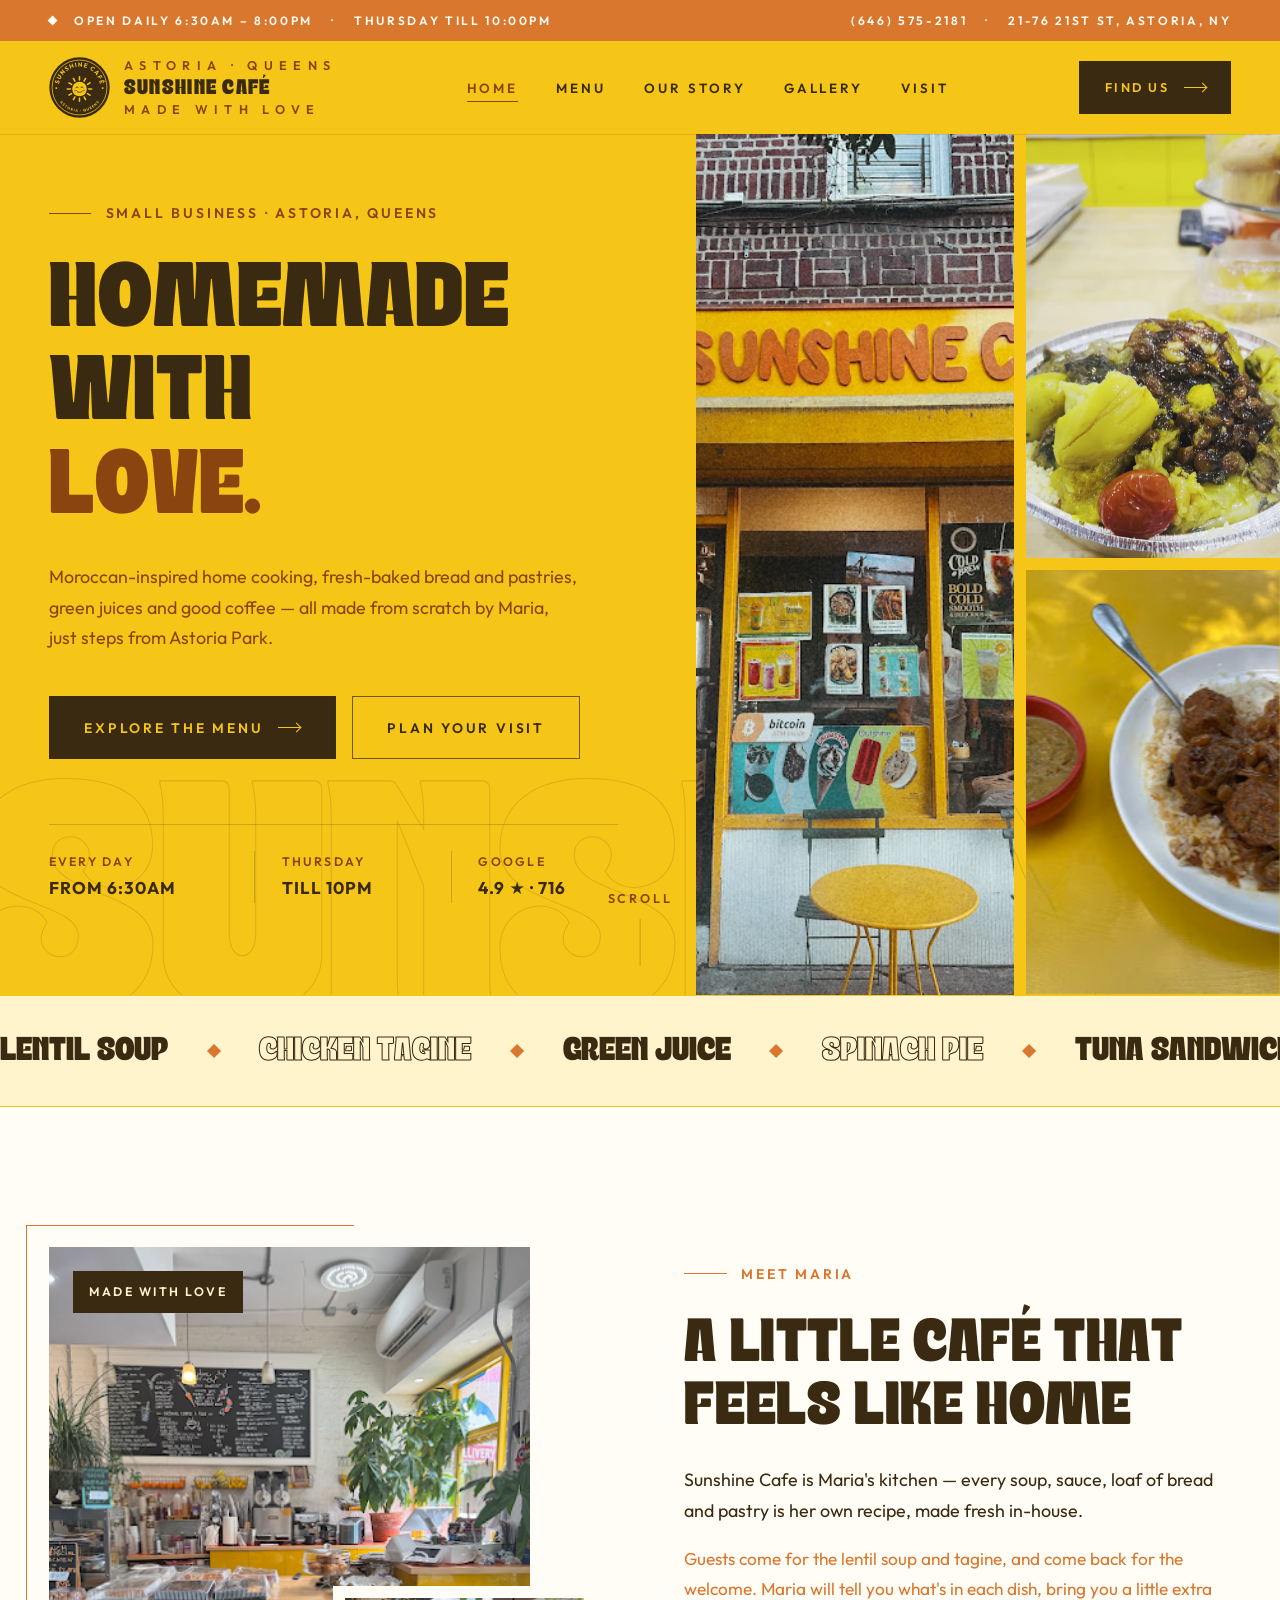
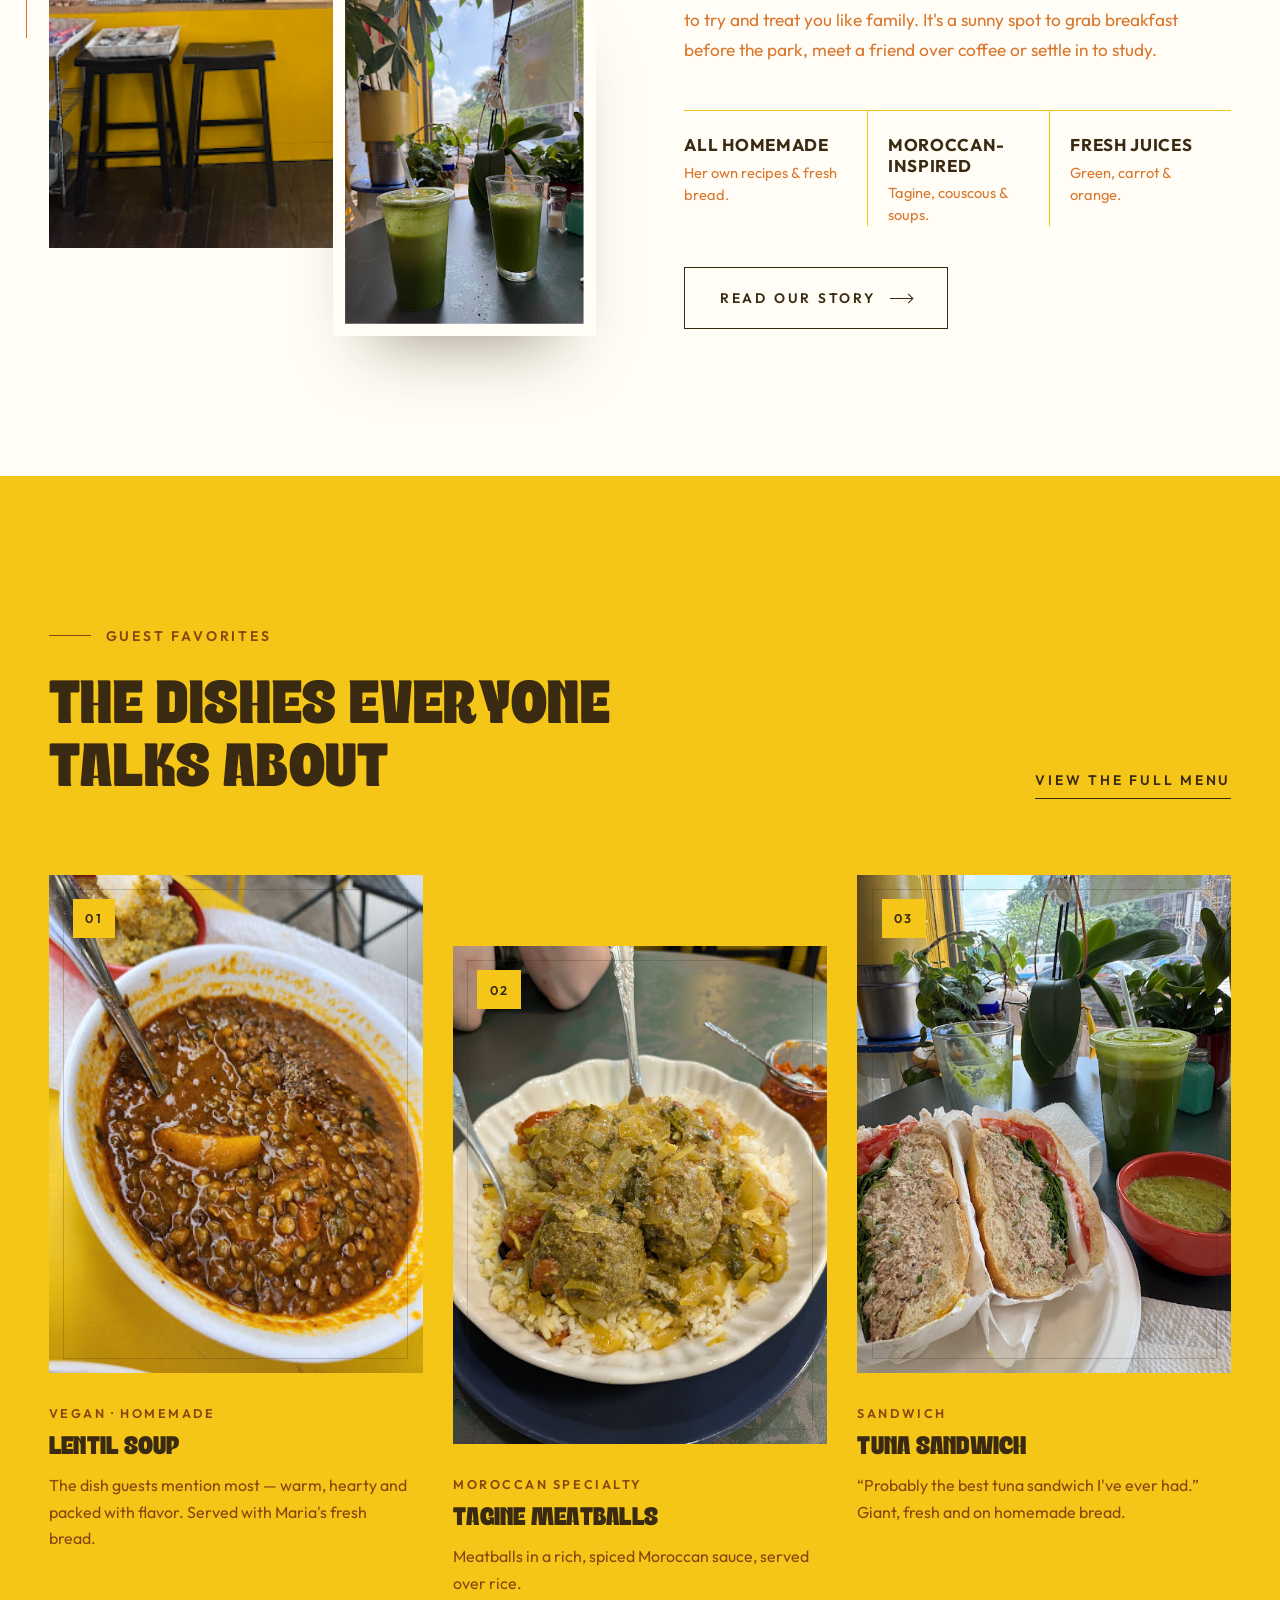
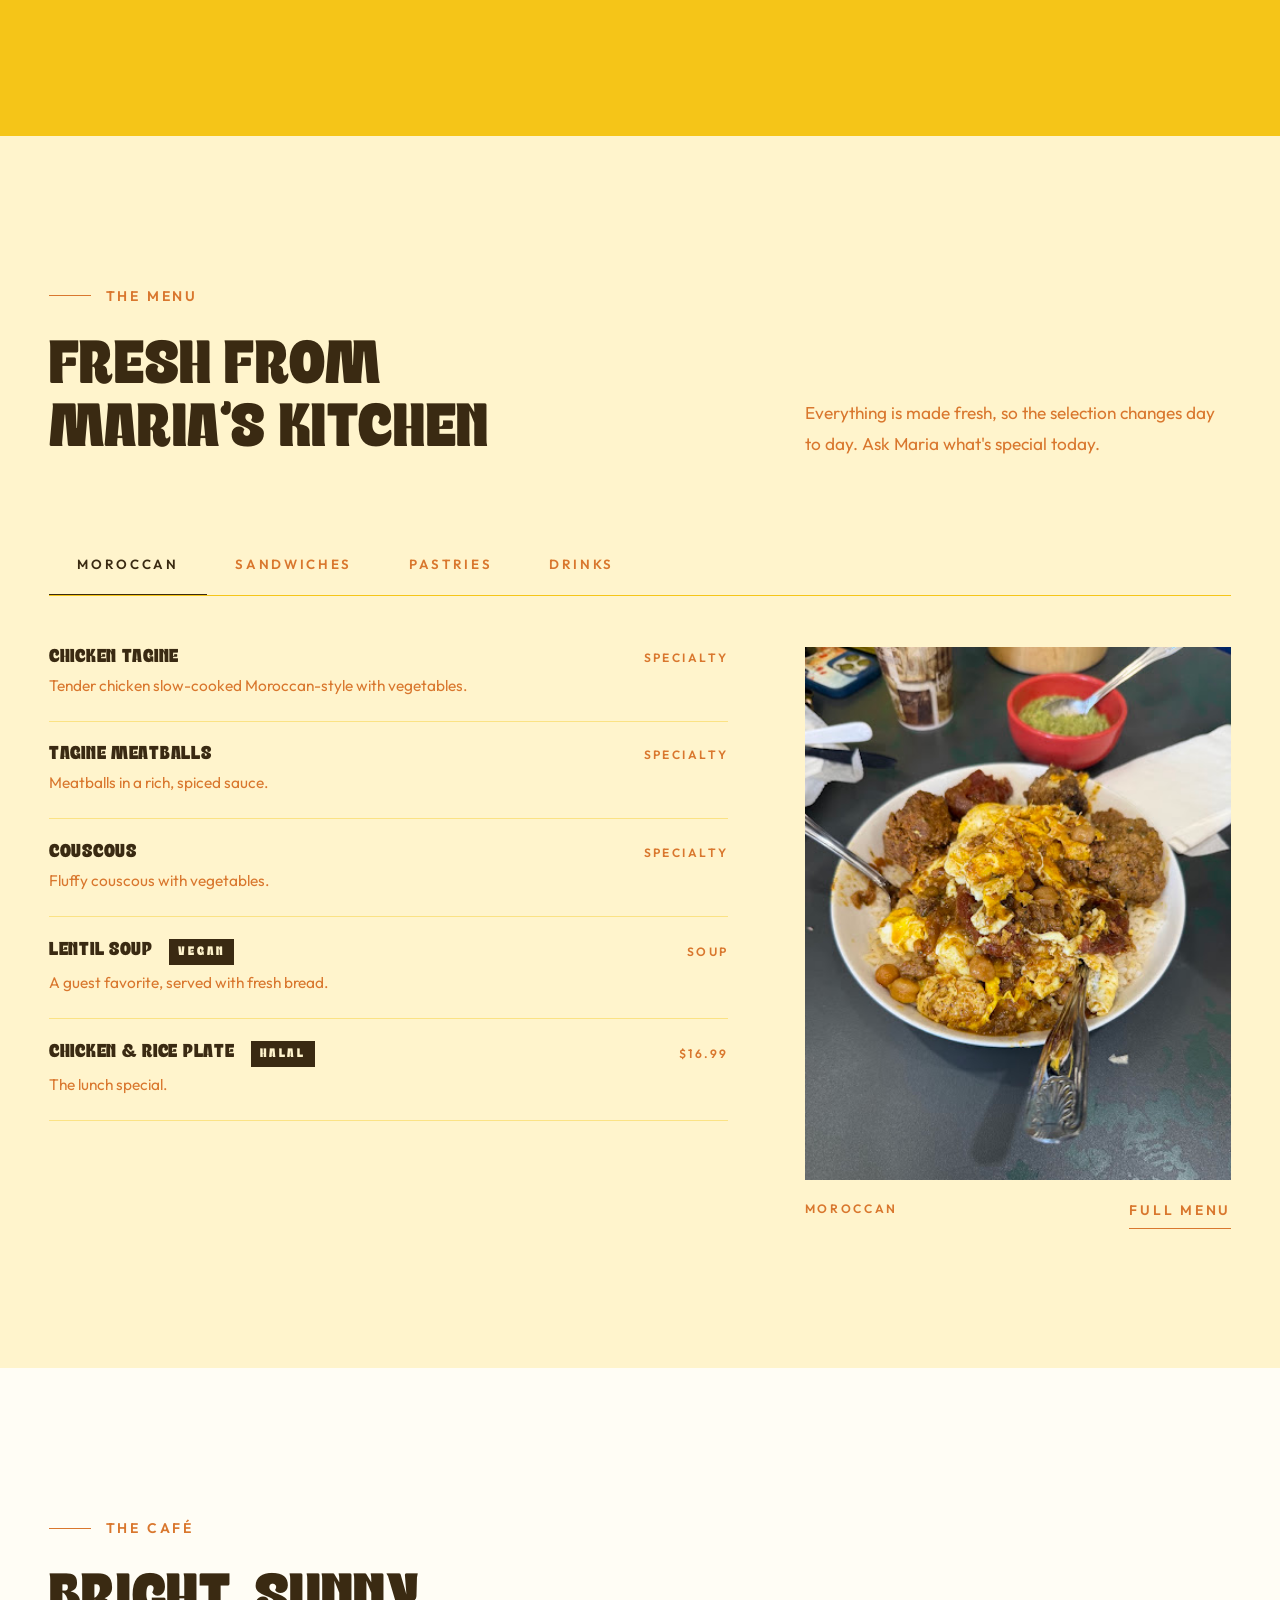
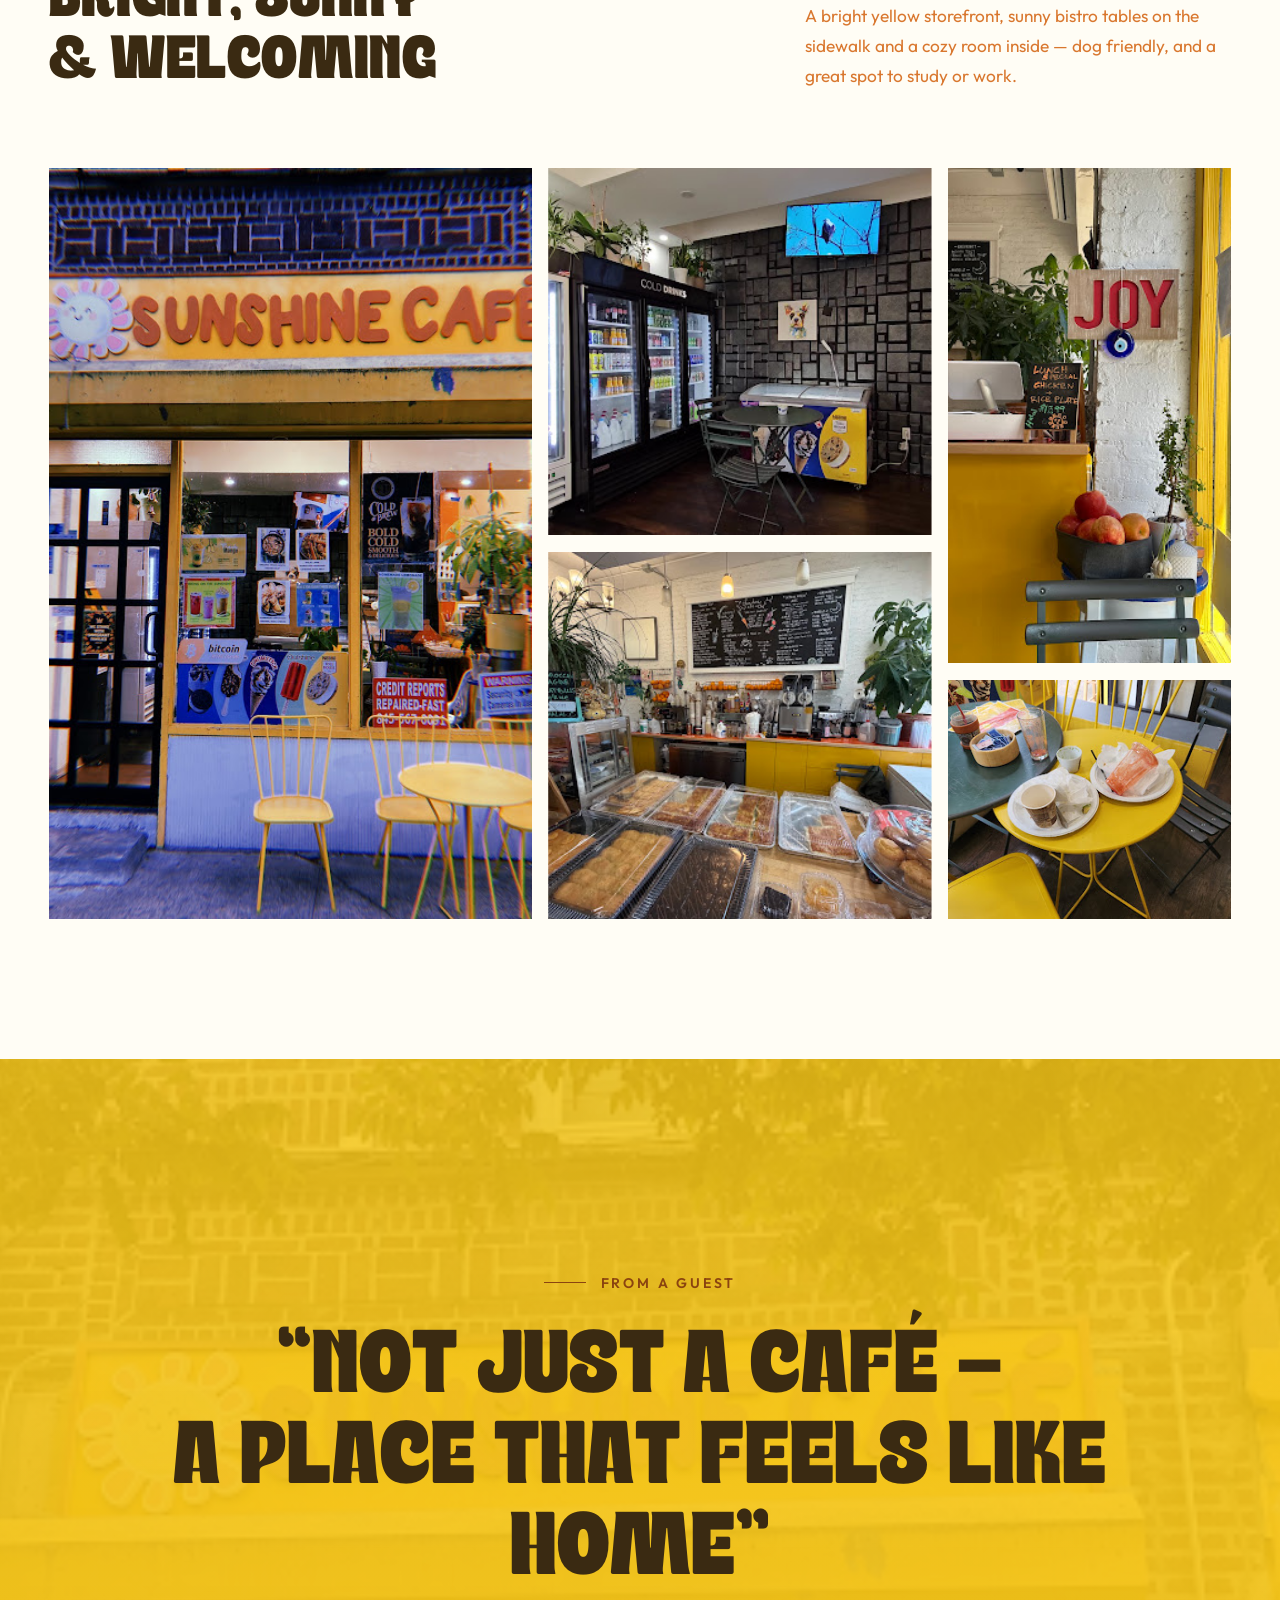
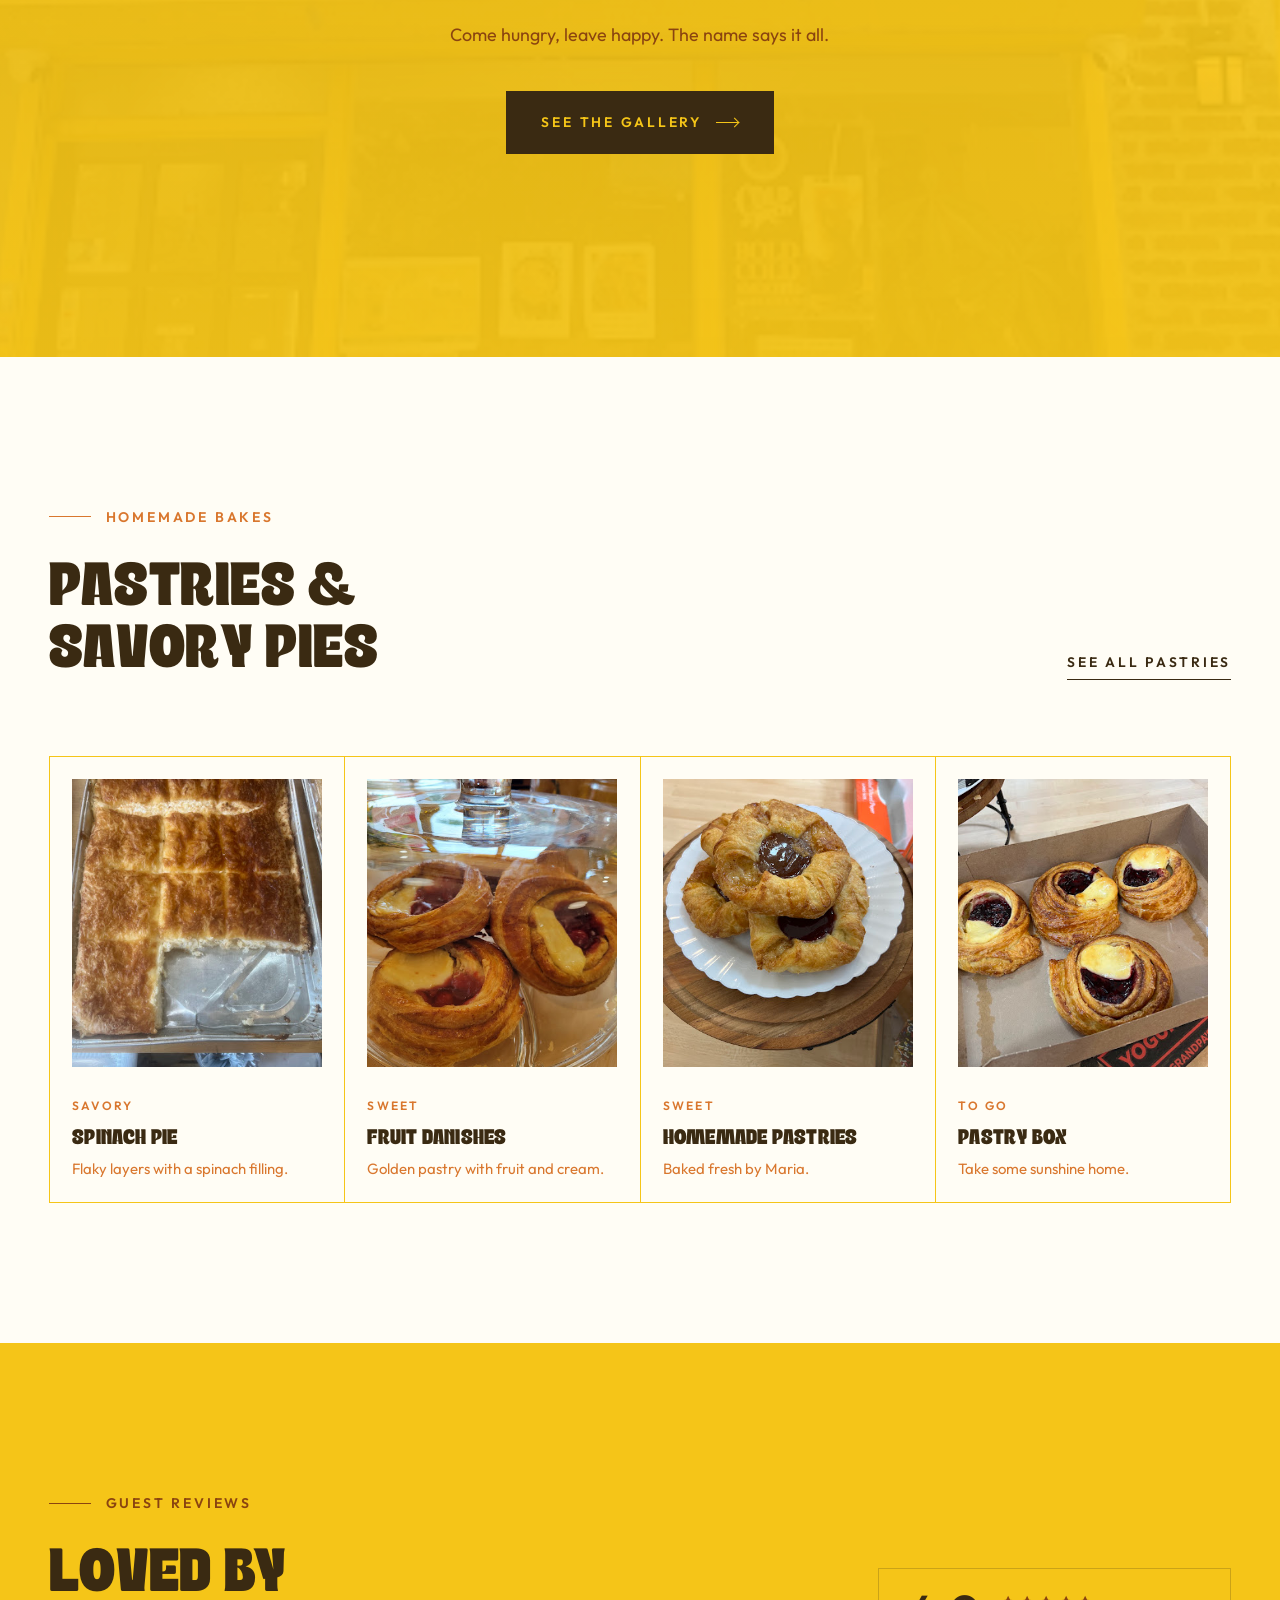
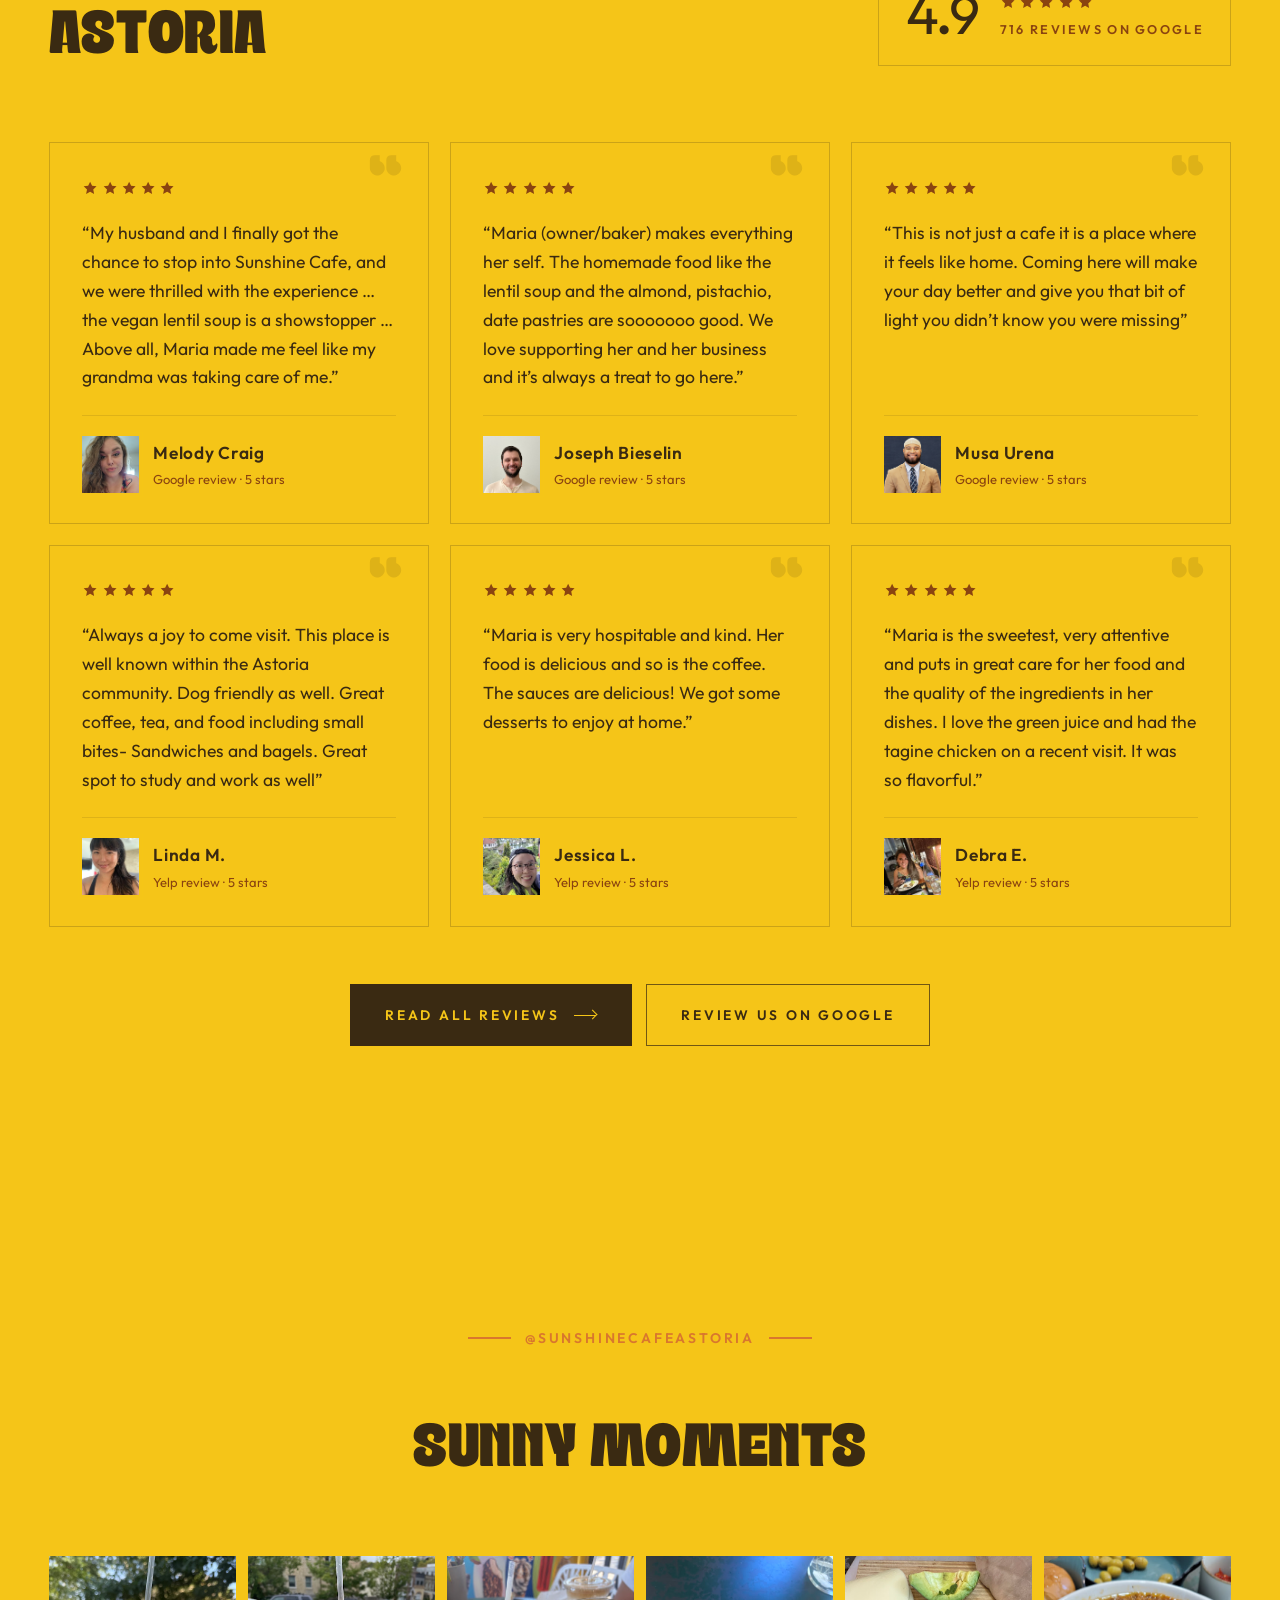
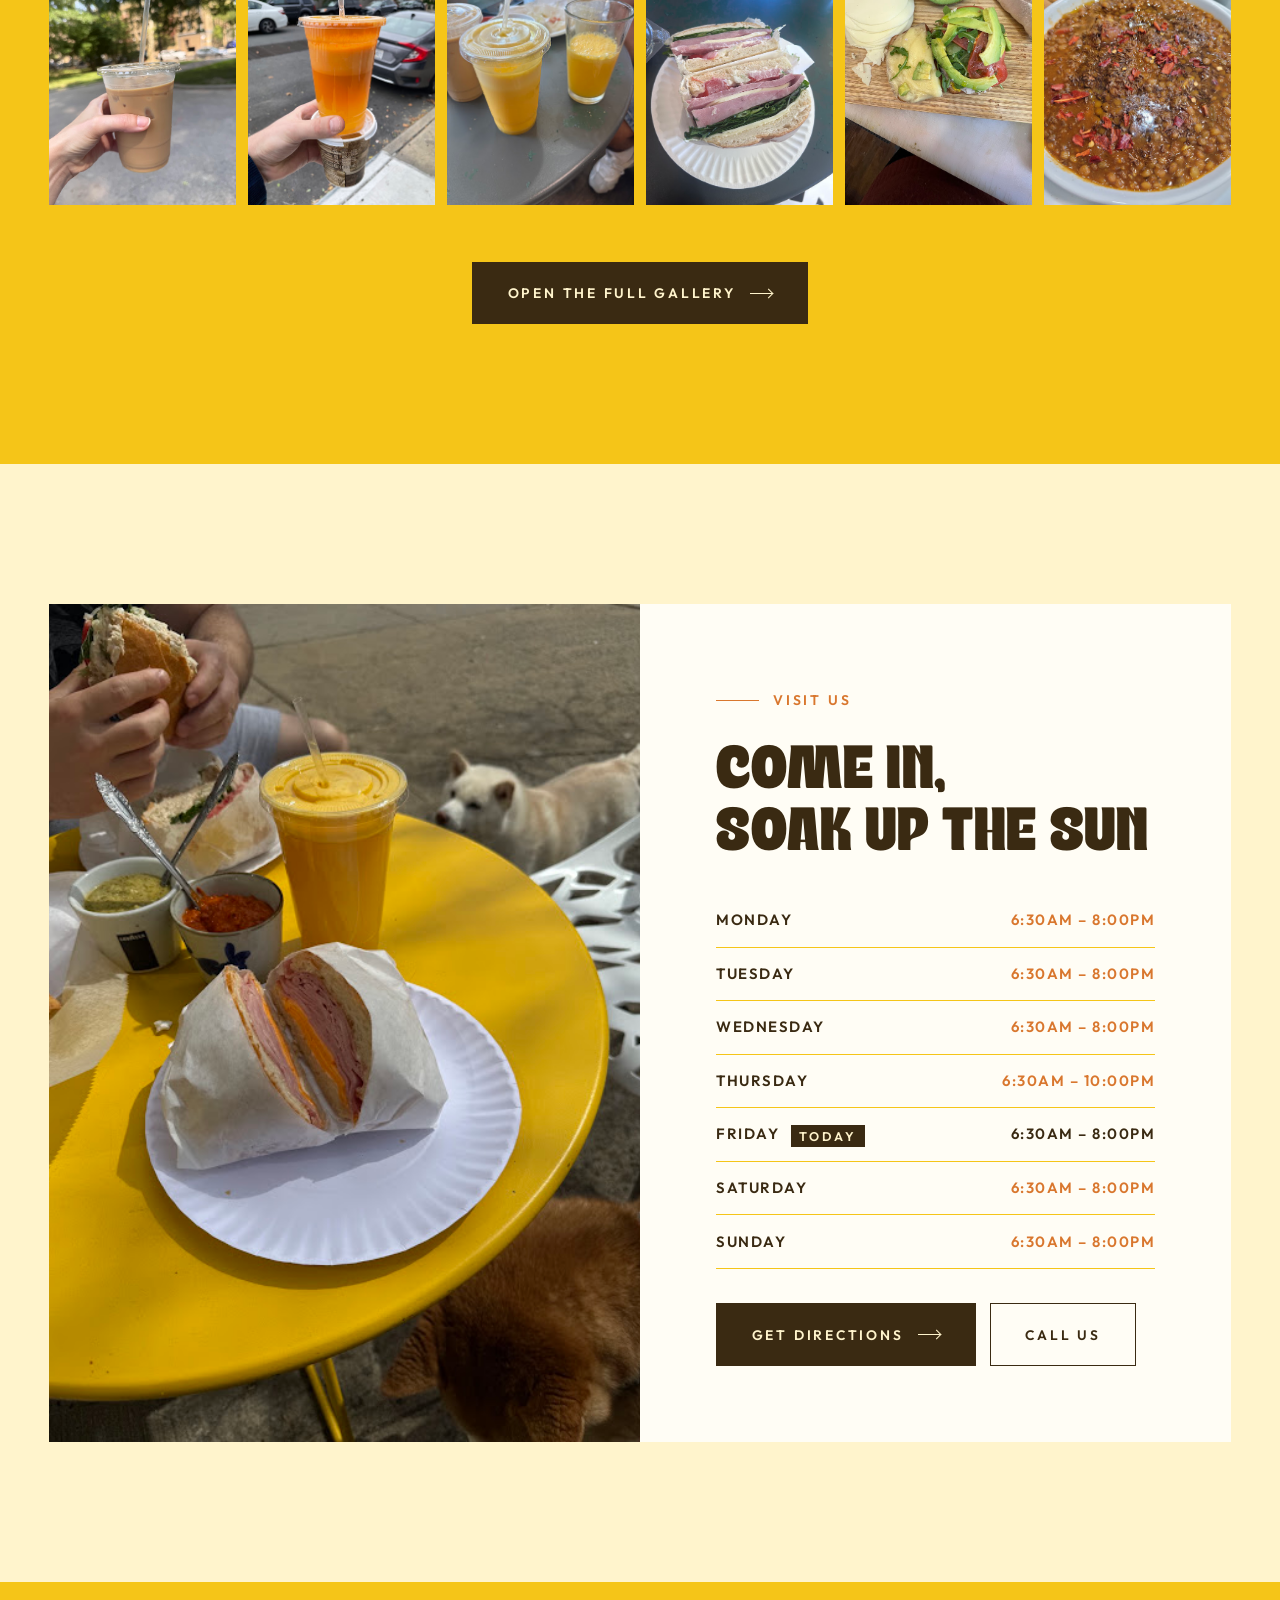
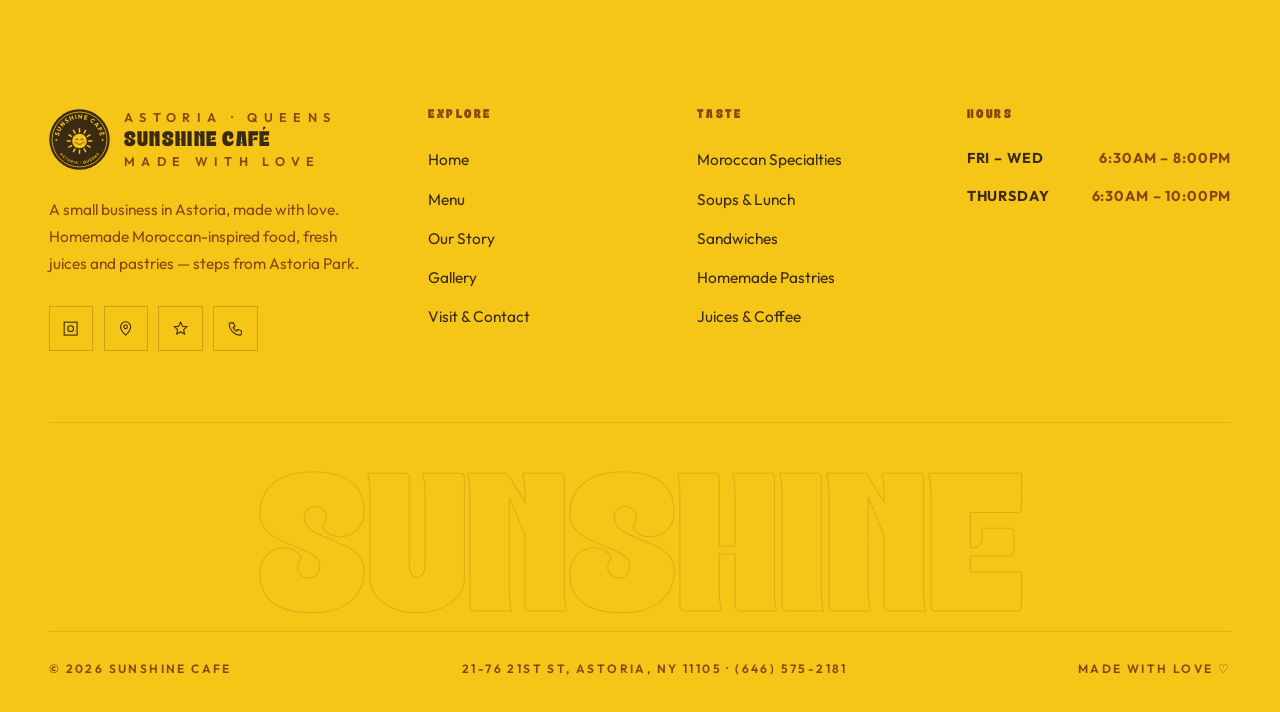
<file: index.html>
<!DOCTYPE html>
<html lang="en">
<head>
  <meta charset="UTF-8">
  <meta name="viewport" content="width=device-width, initial-scale=1.0">
  <title>Sunshine Cafe — Homemade Moroccan-Inspired Café in Astoria, Queens</title>
  <meta name="description" content="Sunshine Cafe is a small, family-run café at 21-76 21st St in Astoria, Queens — homemade Moroccan-inspired food, lentil soup, tagine, fresh sandwiches, juices, pastries and coffee, steps from Astoria Park. Rated 4.9 by 700+ guests.">
  <meta name="theme-color" content="#F5C518">
  <meta property="og:title" content="Sunshine Cafe — Homemade Moroccan-Inspired Café in Astoria, Queens">
  <meta property="og:description" content="Sunshine Cafe is a small, family-run café at 21-76 21st St in Astoria, Queens — homemade Moroccan-inspired food, lentil soup, tagine, fresh sandwiches, juices, pastries and coffee, steps from Astoria Park. Rated 4.9 by 700+ guests.">
  <meta property="og:image" content="assets/images/unnamed%20%28100%29.jpg">
  <link rel="icon" href="assets/logo.svg" type="image/svg+xml">
  <link rel="preconnect" href="https://fonts.googleapis.com">
  <link rel="preconnect" href="https://fonts.gstatic.com" crossorigin>
  <link href="https://fonts.googleapis.com/css2?family=Outfit:wght@400;500;600;700&display=swap" rel="stylesheet">
  <link rel="stylesheet" href="css/style.css">
</head>
<body>

<header class="site-header">
  <div class="topbar">
    <div class="container">
      <div class="t-items"><span class="diamond"></span><span>Open Daily 6:30AM – 8:00PM</span><span class="t-hide">·</span><span class="t-hide">Thursday till 10:00PM</span></div>
      <div class="t-items t-hide"><a href="tel:+16465752181">(646) 575-2181</a><span>·</span><span>21-76 21st St, Astoria, NY</span></div>
    </div>
  </div>
  <nav class="navbar" aria-label="Main">
    <div class="container">
      <a href="index.html" class="logo" aria-label="Sunshine Cafe home">
        <span class="logo-mark"><img src="assets/logo.svg" alt="" width="60" height="60"></span>
        <span class="logo-text"><small>ASTORIA · QUEENS</small><strong>SUNSHINE CAFÉ</strong><small>MADE WITH LOVE</small></span>
      </a>
      <ul class="nav-links">
        <li><a href="index.html" class="active" aria-current="page">Home</a></li>
        <li><a href="menu.html">Menu</a></li>
        <li><a href="about.html">Our Story</a></li>
        <li><a href="gallery.html">Gallery</a></li>
        <li><a href="visit.html">Visit</a></li>
      </ul>
      <a href="visit.html" class="btn btn--light nav-cta">Find Us <span class="arrow"></span></a>
      <button class="menu-toggle" aria-label="Open menu" aria-expanded="false"><span></span><span></span><span></span></button>
    </div>
  </nav>
</header>

<div class="mobile-nav" aria-label="Mobile">
  <a class="m-link" href="index.html"><small>01</small>Home</a>
  <a class="m-link" href="menu.html"><small>02</small>Menu</a>
  <a class="m-link" href="about.html"><small>03</small>Our Story</a>
  <a class="m-link" href="gallery.html"><small>04</small>Gallery</a>
  <a class="m-link" href="visit.html"><small>05</small>Visit</a>
  <div class="m-foot">Open Daily 6:30AM – 8:00PM · Thu till 10PM<br>21-76 21st St, Astoria, NY 11105<br><a href="tel:+16465752181">(646) 575-2181</a></div>
</div>

<main>
<!-- ================= HERO ================= -->
<section class="hero">
  <div class="hero-bg-word" aria-hidden="true">Sunshine</div>
  <div class="container">
    <div class="hero-grid">
      <div class="hero-copy">
        <span class="eyebrow">Small Business · Astoria, Queens</span>
        <h1>
          <span class="line"><span>Homemade</span></span>
          <span class="line"><span>With</span></span>
          <span class="line"><span class="accent">Love.</span></span>
        </h1>
        <p class="lead reveal">Moroccan-inspired home cooking, fresh-baked bread and pastries, green juices and good coffee — all made from scratch by Maria, just steps from Astoria Park.</p>
        <div class="hero-actions reveal d1">
          <a href="menu.html" class="btn btn--light">Explore the Menu <span class="arrow"></span></a>
          <a href="visit.html" class="btn btn--outline-light">Plan Your Visit</a>
        </div>
        <div class="hero-meta reveal d2">
          <div><span>Every Day</span><strong>From 6:30AM</strong></div>
          <div><span>Thursday</span><strong>Till 10PM</strong></div>
          <div><span>Google</span><strong>4.9 ★ · 716</strong></div>
        </div>
      </div>

      <div class="hero-collage">
        <figure><img src="assets/images/unnamed%20%28100%29.jpg" alt="The bright yellow Sunshine Café storefront with bistro tables"></figure>
        <figure><img src="assets/images/unnamed%20%2882%29.jpg" alt="A colorful homemade plate"></figure>
        <figure><img src="assets/images/unnamed%20%2843%29.jpg" alt="Meatballs over rice with soup on a yellow table"></figure>
      </div>
    </div>
  </div>
  <div class="scroll-cue" aria-hidden="true">Scroll<i></i></div>
</section>

<!-- ================= MARQUEE ================= -->
<div class="marquee" aria-hidden="true">
  <div class="marquee-track">
    <div class="marquee-group">
      <span>Lentil Soup</span><i class="diamond"></i><span class="ghost">Chicken Tagine</span><i class="diamond"></i><span>Green Juice</span><i class="diamond"></i><span class="ghost">Spinach Pie</span><i class="diamond"></i><span>Tuna Sandwich</span><i class="diamond"></i><span class="ghost">Couscous</span><i class="diamond"></i><span>Moroccan Tea</span><i class="diamond"></i><span class="ghost">Date Pastries</span><i class="diamond"></i>
    </div>
    <div class="marquee-group">
      <span>Lentil Soup</span><i class="diamond"></i><span class="ghost">Chicken Tagine</span><i class="diamond"></i><span>Green Juice</span><i class="diamond"></i><span class="ghost">Spinach Pie</span><i class="diamond"></i><span>Tuna Sandwich</span><i class="diamond"></i><span class="ghost">Couscous</span><i class="diamond"></i><span>Moroccan Tea</span><i class="diamond"></i><span class="ghost">Date Pastries</span><i class="diamond"></i>
    </div>
  </div>
</div>

<!-- ================= STORY ================= -->
<section class="section bg-white">
  <div class="container split">
    <div class="stack-images reveal">
      <span class="frame-line"></span>
      <div class="img-main reveal-img"><img src="assets/images/unnamed%20%281%29.png" alt="Inside Sunshine Café — the yellow counter and chalkboard menu" loading="lazy"></div>
      <div class="img-float reveal-img d2"><img src="assets/images/unnamed%20%2857%29.jpg" alt="Two green juices by the window" loading="lazy"></div>
      <span class="tag">Made with Love</span>
    </div>
    <div class="text-block">
      <span class="eyebrow reveal">Meet Maria</span>
      <h2 class="reveal">A Little Café That Feels Like Home</h2>
      <p class="lead reveal">Sunshine Cafe is Maria's kitchen — every soup, sauce, loaf of bread and pastry is her own recipe, made fresh in-house.</p>
      <p class="muted reveal">Guests come for the lentil soup and tagine, and come back for the welcome. Maria will tell you what's in each dish, bring you a little extra to try and treat you like family. It's a sunny spot to grab breakfast before the park, meet a friend over coffee or settle in to study.</p>
      <div class="features reveal">
        <div><strong>All Homemade</strong><span>Her own recipes &amp; fresh bread.</span></div>
        <div><strong>Moroccan-Inspired</strong><span>Tagine, couscous &amp; soups.</span></div>
        <div><strong>Fresh Juices</strong><span>Green, carrot &amp; orange.</span></div>
      </div>
      <a href="about.html" class="btn btn--outline reveal">Read Our Story <span class="arrow"></span></a>
    </div>
  </div>
</section>

<!-- ================= FAVORITES ================= -->
<section class="section bg-espresso">
  <div class="container">
    <div class="section-head">
      <div>
        <span class="eyebrow reveal">Guest Favorites</span>
        <h2 class="reveal">The Dishes Everyone<br>Talks About</h2>
      </div>
      <a href="menu.html" class="link-line reveal">View the Full Menu</a>
    </div>
    <div class="sig-grid">
      <article class="sig-card reveal">
        <div class="media"><span class="num">01</span><img src="assets/images/unnamed%20%288%29.jpg" alt="Bowl of homemade lentil soup" loading="lazy"></div>
        <span class="kind">Vegan · Homemade</span>
        <h3>Lentil Soup</h3>
        <p>The dish guests mention most — warm, hearty and packed with flavor. Served with Maria's fresh bread.</p>
      </article>
      <article class="sig-card reveal d1">
        <div class="media"><span class="num">02</span><img src="assets/images/unnamed%20%2879%29.jpg" alt="Tagine meatballs over rice" loading="lazy"></div>
        <span class="kind">Moroccan Specialty</span>
        <h3>Tagine Meatballs</h3>
        <p>Meatballs in a rich, spiced Moroccan sauce, served over rice.</p>
      </article>
      <article class="sig-card reveal d2">
        <div class="media"><span class="num">03</span><img src="assets/images/unnamed%20%2818%29.jpg" alt="Tuna sandwich with green juice" loading="lazy"></div>
        <span class="kind">Sandwich</span>
        <h3>Tuna Sandwich</h3>
        <p>“Probably the best tuna sandwich I've ever had.” Giant, fresh and on homemade bread.</p>
      </article>
    </div>
  </div>
</section>

<!-- ================= MENU PREVIEW ================= -->
<section class="section bg-cream" data-tabs>
  <div class="container">
    <div class="section-head">
      <div>
        <span class="eyebrow reveal">The Menu</span>
        <h2 class="reveal">Fresh From<br>Maria's Kitchen</h2>
      </div>
      <p class="muted reveal">Everything is made fresh, so the selection changes day to day. Ask Maria what's special today.</p>
    </div>

    <div class="tabs reveal" role="tablist">
      <button class="tab-btn active" role="tab" aria-selected="true">Moroccan</button>
      <button class="tab-btn" role="tab" aria-selected="false">Sandwiches</button>
      <button class="tab-btn" role="tab" aria-selected="false">Pastries</button>
      <button class="tab-btn" role="tab" aria-selected="false">Drinks</button>
    </div>

    <div class="menu-preview">
      <div>
        <div class="tab-panel active">
          <ul class="menu-list">
            <li><h4>Chicken Tagine</h4><span class="opt">Specialty</span><p>Tender chicken slow-cooked Moroccan-style with vegetables.</p></li>
            <li><h4>Tagine Meatballs</h4><span class="opt">Specialty</span><p>Meatballs in a rich, spiced sauce.</p></li>
            <li><h4>Couscous</h4><span class="opt">Specialty</span><p>Fluffy couscous with vegetables.</p></li>
            <li><h4>Lentil Soup <span class="tag-sm">Vegan</span></h4><span class="opt">Soup</span><p>A guest favorite, served with fresh bread.</p></li>
            <li><h4>Chicken &amp; Rice Plate <span class="tag-sm">Halal</span></h4><span class="opt">$16.99</span><p>The lunch special.</p></li>
          </ul>
        </div>
        <div class="tab-panel">
          <ul class="menu-list">
            <li><h4>Tuna Sandwich</h4><span class="opt">Sandwich</span><p>Giant, fresh and on homemade bread.</p></li>
            <li><h4>Turkey Avocado Sandwich</h4><span class="opt">Sandwich</span><p>Highly recommended by regulars.</p></li>
            <li><h4>Avocado &amp; Egg Sandwich</h4><span class="opt">Breakfast</span><p>Creamy avocado and fluffy eggs.</p></li>
            <li><h4>Breakfast Sandwich</h4><span class="opt">Breakfast</span><p>Perfect before a walk in the park.</p></li>
            <li><h4>Bagels</h4><span class="opt">Breakfast</span><p>With your choice of spread.</p></li>
          </ul>
        </div>
        <div class="tab-panel">
          <ul class="menu-list">
            <li><h4>Spinach Pie</h4><span class="opt">Savory</span><p>Golden, flaky and homemade.</p></li>
            <li><h4>Almond, Pistachio &amp; Date Pastries</h4><span class="opt">Sweet</span><p>Maria's homemade pastries.</p></li>
            <li><h4>Almond Croissant</h4><span class="opt">Sweet</span><p>Buttery and nutty.</p></li>
            <li><h4>Danishes</h4><span class="opt">Sweet</span><p>Fresh fruit and cream.</p></li>
            <li><h4>Orange Coconut Cake</h4><span class="opt">Sweet</span><p>A homemade treat.</p></li>
          </ul>
        </div>
        <div class="tab-panel">
          <ul class="menu-list">
            <li><h4>Green Juice <span class="tag-sm">Guest Favorite</span></h4><span class="opt">Fresh</span><p>“Best green juice in Astoria.”</p></li>
            <li><h4>Carrot &amp; Orange Juice</h4><span class="opt">Fresh</span><p>Squeezed to order.</p></li>
            <li><h4>Avocado Smoothie</h4><span class="opt">Blended</span><p>Creamy and filling.</p></li>
            <li><h4>Moroccan Iced Tea</h4><span class="opt">Iced</span><p>Made fresh by Maria.</p></li>
            <li><h4>Coffee &amp; Bubble Tea</h4><span class="opt">Hot · Iced</span><p>Plus organic teas.</p></li>
          </ul>
        </div>
      </div>
      <div class="preview-media reveal">
        <div class="frame">
          <img class="active" src="assets/images/unnamed%20%2889%29.jpg" alt="Meatballs with egg over rice" loading="lazy">
          <img src="assets/images/unnamed%20%287%29.jpg" alt="Spinach and egg sandwich" loading="lazy">
          <img src="assets/images/unnamed%20%2859%29.jpg" alt="Croissants under a glass dome" loading="lazy">
          <img src="assets/images/unnamed%20%2851%29.jpg" alt="Two smoothies held up" loading="lazy">
        </div>
        <div class="caption"><span>Moroccan</span><a href="menu.html" class="link-line">Full Menu</a></div>
      </div>
    </div>
  </div>
</section>

<!-- ================= THE SPACE ================= -->
<section class="section bg-white">
  <div class="container">
    <div class="section-head">
      <div>
        <span class="eyebrow reveal">The Café</span>
        <h2 class="reveal">Bright, Sunny<br>&amp; Welcoming</h2>
      </div>
      <p class="muted reveal">A bright yellow storefront, sunny bistro tables on the sidewalk and a cozy room inside — dog friendly, and a great spot to study or work.</p>
    </div>
    <div class="mosaic">
      <figure class="m-a reveal-img"><img src="assets/images/unnamed%20-%202026-09-25T072002.490.jpg" alt="The Sunshine Café storefront on 21st Street" loading="lazy"><figcaption>The Storefront</figcaption></figure>
      <figure class="m-b reveal-img d1"><img src="assets/images/unnamed%20%2826%29.jpg" alt="Inside the café with drinks fridges" loading="lazy"><figcaption>Inside</figcaption></figure>
      <figure class="m-c reveal-img d2"><img src="assets/images/unnamed%20%2847%29.jpg" alt="Joy sign and plants in the café" loading="lazy"><figcaption>Joy</figcaption></figure>
      <figure class="m-d reveal-img d2"><img src="assets/images/unnamed%20%2821%29.jpg" alt="Fresh pastries and trays on the counter" loading="lazy"><figcaption>The Counter</figcaption></figure>
      <figure class="m-e reveal-img d3"><img src="assets/images/unnamed%20%2892%29.jpg" alt="Breakfast at a yellow sidewalk table" loading="lazy"><figcaption>Sidewalk Tables</figcaption></figure>
    </div>
  </div>
</section>

<!-- ================= QUOTE BAND ================= -->
<section class="quote-band">
  <div class="bg" data-parallax style="background-image:url('assets/images/unnamed%20%2855%29.jpg')"></div>
  <div class="container">
    <span class="eyebrow reveal">From a Guest</span>
    <h2 class="reveal">“Not Just a Café —<br>A Place That Feels Like Home”</h2>
    <p class="lead reveal">Come hungry, leave happy. The name says it all.</p>
    <a href="gallery.html" class="btn btn--light reveal">See the Gallery <span class="arrow"></span></a>
  </div>
</section>

<!-- ================= PASTRIES ================= -->
<section class="section bg-white">
  <div class="container">
    <div class="section-head">
      <div>
        <span class="eyebrow reveal">Homemade Bakes</span>
        <h2 class="reveal">Pastries &amp;<br>Savory Pies</h2>
      </div>
      <a href="menu.html#pastries" class="link-line reveal">See All Pastries</a>
    </div>
    <div class="bake-grid">
      <article class="bake-item reveal">
        <div class="media"><img src="assets/images/unnamed%20%2875%29.jpg" alt="Tray of homemade spinach pie" loading="lazy"></div>
        <span>Savory</span><h3>Spinach Pie</h3><p>Flaky layers with a spinach filling.</p>
      </article>
      <article class="bake-item reveal d1">
        <div class="media"><img src="assets/images/unnamed%20%2887%29.jpg" alt="Danishes under a glass dome" loading="lazy"></div>
        <span>Sweet</span><h3>Fruit Danishes</h3><p>Golden pastry with fruit and cream.</p>
      </article>
      <article class="bake-item reveal d2">
        <div class="media"><img src="assets/images/unnamed%20%283%29.jpg" alt="Homemade pastries on a plate" loading="lazy"></div>
        <span>Sweet</span><h3>Homemade Pastries</h3><p>Baked fresh by Maria.</p>
      </article>
      <article class="bake-item reveal d3">
        <div class="media"><img src="assets/images/unnamed%20%2898%29.jpg" alt="Box of danishes to go" loading="lazy"></div>
        <span>To Go</span><h3>Pastry Box</h3><p>Take some sunshine home.</p>
      </article>
    </div>
  </div>
</section>

<!-- ================= REVIEWS ================= -->
<section class="section bg-espresso reviews">
  <div class="container">
    <div class="section-head">
      <div>
        <span class="eyebrow reveal">Guest Reviews</span>
        <h2 class="reveal">Loved by<br>Astoria</h2>
      </div>
      <div class="rating-badge reveal">
        <strong>4.9</strong>
        <div><div class="stars" aria-label="4.9 out of 5 stars"><svg viewBox="0 0 24 24"><path d="M12 2.5l2.9 6.1 6.6.8-4.9 4.6 1.3 6.6L12 17.3l-5.9 3.3 1.3-6.6-4.9-4.6 6.6-.8z"/></svg><svg viewBox="0 0 24 24"><path d="M12 2.5l2.9 6.1 6.6.8-4.9 4.6 1.3 6.6L12 17.3l-5.9 3.3 1.3-6.6-4.9-4.6 6.6-.8z"/></svg><svg viewBox="0 0 24 24"><path d="M12 2.5l2.9 6.1 6.6.8-4.9 4.6 1.3 6.6L12 17.3l-5.9 3.3 1.3-6.6-4.9-4.6 6.6-.8z"/></svg><svg viewBox="0 0 24 24"><path d="M12 2.5l2.9 6.1 6.6.8-4.9 4.6 1.3 6.6L12 17.3l-5.9 3.3 1.3-6.6-4.9-4.6 6.6-.8z"/></svg><svg viewBox="0 0 24 24"><path d="M12 2.5l2.9 6.1 6.6.8-4.9 4.6 1.3 6.6L12 17.3l-5.9 3.3 1.3-6.6-4.9-4.6 6.6-.8z"/></svg></div><span>716 reviews on Google</span></div>
      </div>
    </div>
    <div class="review-grid">
      <figure class="review-card reveal">
        <div class="r-body">
        <div class="stars" aria-label="5 out of 5 stars"><svg viewBox="0 0 24 24"><path d="M12 2.5l2.9 6.1 6.6.8-4.9 4.6 1.3 6.6L12 17.3l-5.9 3.3 1.3-6.6-4.9-4.6 6.6-.8z"/></svg><svg viewBox="0 0 24 24"><path d="M12 2.5l2.9 6.1 6.6.8-4.9 4.6 1.3 6.6L12 17.3l-5.9 3.3 1.3-6.6-4.9-4.6 6.6-.8z"/></svg><svg viewBox="0 0 24 24"><path d="M12 2.5l2.9 6.1 6.6.8-4.9 4.6 1.3 6.6L12 17.3l-5.9 3.3 1.3-6.6-4.9-4.6 6.6-.8z"/></svg><svg viewBox="0 0 24 24"><path d="M12 2.5l2.9 6.1 6.6.8-4.9 4.6 1.3 6.6L12 17.3l-5.9 3.3 1.3-6.6-4.9-4.6 6.6-.8z"/></svg><svg viewBox="0 0 24 24"><path d="M12 2.5l2.9 6.1 6.6.8-4.9 4.6 1.3 6.6L12 17.3l-5.9 3.3 1.3-6.6-4.9-4.6 6.6-.8z"/></svg></div>
        <blockquote>“My husband and I finally got the chance to stop into Sunshine Cafe, and we were thrilled with the experience … the vegan lentil soup is a showstopper … Above all, Maria made me feel like my grandma was taking care of me.”</blockquote>
        <figcaption><span class="r-avatar"><img src="assets/reviews/melody-craig.jpg" alt="Melody Craig profile photo on Google" loading="lazy" width="56" height="56"></span><span><strong>Melody Craig</strong><small>Google review · 5 stars</small></span></figcaption>
        </div>
      </figure>
      <figure class="review-card reveal d1">
        <div class="r-body">
        <div class="stars" aria-label="5 out of 5 stars"><svg viewBox="0 0 24 24"><path d="M12 2.5l2.9 6.1 6.6.8-4.9 4.6 1.3 6.6L12 17.3l-5.9 3.3 1.3-6.6-4.9-4.6 6.6-.8z"/></svg><svg viewBox="0 0 24 24"><path d="M12 2.5l2.9 6.1 6.6.8-4.9 4.6 1.3 6.6L12 17.3l-5.9 3.3 1.3-6.6-4.9-4.6 6.6-.8z"/></svg><svg viewBox="0 0 24 24"><path d="M12 2.5l2.9 6.1 6.6.8-4.9 4.6 1.3 6.6L12 17.3l-5.9 3.3 1.3-6.6-4.9-4.6 6.6-.8z"/></svg><svg viewBox="0 0 24 24"><path d="M12 2.5l2.9 6.1 6.6.8-4.9 4.6 1.3 6.6L12 17.3l-5.9 3.3 1.3-6.6-4.9-4.6 6.6-.8z"/></svg><svg viewBox="0 0 24 24"><path d="M12 2.5l2.9 6.1 6.6.8-4.9 4.6 1.3 6.6L12 17.3l-5.9 3.3 1.3-6.6-4.9-4.6 6.6-.8z"/></svg></div>
        <blockquote>“Maria (owner/baker) makes everything her self. The homemade food like the lentil soup and the almond, pistachio, date pastries are sooooooo good. We love supporting her and her business and it’s always a treat to go here.”</blockquote>
        <figcaption><span class="r-avatar"><img src="assets/reviews/joseph-bieselin.jpg" alt="Joseph Bieselin profile photo on Google" loading="lazy" width="56" height="56"></span><span><strong>Joseph Bieselin</strong><small>Google review · 5 stars</small></span></figcaption>
        </div>
      </figure>
      <figure class="review-card reveal d2">
        <div class="r-body">
        <div class="stars" aria-label="5 out of 5 stars"><svg viewBox="0 0 24 24"><path d="M12 2.5l2.9 6.1 6.6.8-4.9 4.6 1.3 6.6L12 17.3l-5.9 3.3 1.3-6.6-4.9-4.6 6.6-.8z"/></svg><svg viewBox="0 0 24 24"><path d="M12 2.5l2.9 6.1 6.6.8-4.9 4.6 1.3 6.6L12 17.3l-5.9 3.3 1.3-6.6-4.9-4.6 6.6-.8z"/></svg><svg viewBox="0 0 24 24"><path d="M12 2.5l2.9 6.1 6.6.8-4.9 4.6 1.3 6.6L12 17.3l-5.9 3.3 1.3-6.6-4.9-4.6 6.6-.8z"/></svg><svg viewBox="0 0 24 24"><path d="M12 2.5l2.9 6.1 6.6.8-4.9 4.6 1.3 6.6L12 17.3l-5.9 3.3 1.3-6.6-4.9-4.6 6.6-.8z"/></svg><svg viewBox="0 0 24 24"><path d="M12 2.5l2.9 6.1 6.6.8-4.9 4.6 1.3 6.6L12 17.3l-5.9 3.3 1.3-6.6-4.9-4.6 6.6-.8z"/></svg></div>
        <blockquote>“This is not just a cafe it is a place where it feels like home. Coming here will make your day better and give you that bit of light you didn’t know you were missing”</blockquote>
        <figcaption><span class="r-avatar"><img src="assets/reviews/musa-urena.jpg" alt="Musa Urena profile photo on Google" loading="lazy" width="56" height="56"></span><span><strong>Musa Urena</strong><small>Google review · 5 stars</small></span></figcaption>
        </div>
      </figure>
      <figure class="review-card reveal">
        <div class="r-body">
        <div class="stars" aria-label="5 out of 5 stars"><svg viewBox="0 0 24 24"><path d="M12 2.5l2.9 6.1 6.6.8-4.9 4.6 1.3 6.6L12 17.3l-5.9 3.3 1.3-6.6-4.9-4.6 6.6-.8z"/></svg><svg viewBox="0 0 24 24"><path d="M12 2.5l2.9 6.1 6.6.8-4.9 4.6 1.3 6.6L12 17.3l-5.9 3.3 1.3-6.6-4.9-4.6 6.6-.8z"/></svg><svg viewBox="0 0 24 24"><path d="M12 2.5l2.9 6.1 6.6.8-4.9 4.6 1.3 6.6L12 17.3l-5.9 3.3 1.3-6.6-4.9-4.6 6.6-.8z"/></svg><svg viewBox="0 0 24 24"><path d="M12 2.5l2.9 6.1 6.6.8-4.9 4.6 1.3 6.6L12 17.3l-5.9 3.3 1.3-6.6-4.9-4.6 6.6-.8z"/></svg><svg viewBox="0 0 24 24"><path d="M12 2.5l2.9 6.1 6.6.8-4.9 4.6 1.3 6.6L12 17.3l-5.9 3.3 1.3-6.6-4.9-4.6 6.6-.8z"/></svg></div>
        <blockquote>“Always a joy to come visit. This place is well known within the Astoria community. Dog friendly as well. Great coffee, tea, and food including small bites- Sandwiches and bagels. Great spot to study and work as well”</blockquote>
        <figcaption><span class="r-avatar"><img src="assets/reviews/linda-m.jpg" alt="Linda M. profile photo on Yelp" loading="lazy" width="56" height="56"></span><span><strong>Linda M.</strong><small>Yelp review · 5 stars</small></span></figcaption>
        </div>
      </figure>
      <figure class="review-card reveal d1">
        <div class="r-body">
        <div class="stars" aria-label="5 out of 5 stars"><svg viewBox="0 0 24 24"><path d="M12 2.5l2.9 6.1 6.6.8-4.9 4.6 1.3 6.6L12 17.3l-5.9 3.3 1.3-6.6-4.9-4.6 6.6-.8z"/></svg><svg viewBox="0 0 24 24"><path d="M12 2.5l2.9 6.1 6.6.8-4.9 4.6 1.3 6.6L12 17.3l-5.9 3.3 1.3-6.6-4.9-4.6 6.6-.8z"/></svg><svg viewBox="0 0 24 24"><path d="M12 2.5l2.9 6.1 6.6.8-4.9 4.6 1.3 6.6L12 17.3l-5.9 3.3 1.3-6.6-4.9-4.6 6.6-.8z"/></svg><svg viewBox="0 0 24 24"><path d="M12 2.5l2.9 6.1 6.6.8-4.9 4.6 1.3 6.6L12 17.3l-5.9 3.3 1.3-6.6-4.9-4.6 6.6-.8z"/></svg><svg viewBox="0 0 24 24"><path d="M12 2.5l2.9 6.1 6.6.8-4.9 4.6 1.3 6.6L12 17.3l-5.9 3.3 1.3-6.6-4.9-4.6 6.6-.8z"/></svg></div>
        <blockquote>“Maria is very hospitable and kind. Her food is delicious and so is the coffee. The sauces are delicious! We got some desserts to enjoy at home.”</blockquote>
        <figcaption><span class="r-avatar"><img src="assets/reviews/jessica-l.jpg" alt="Jessica L. profile photo on Yelp" loading="lazy" width="56" height="56"></span><span><strong>Jessica L.</strong><small>Yelp review · 5 stars</small></span></figcaption>
        </div>
      </figure>
      <figure class="review-card reveal d2">
        <div class="r-body">
        <div class="stars" aria-label="5 out of 5 stars"><svg viewBox="0 0 24 24"><path d="M12 2.5l2.9 6.1 6.6.8-4.9 4.6 1.3 6.6L12 17.3l-5.9 3.3 1.3-6.6-4.9-4.6 6.6-.8z"/></svg><svg viewBox="0 0 24 24"><path d="M12 2.5l2.9 6.1 6.6.8-4.9 4.6 1.3 6.6L12 17.3l-5.9 3.3 1.3-6.6-4.9-4.6 6.6-.8z"/></svg><svg viewBox="0 0 24 24"><path d="M12 2.5l2.9 6.1 6.6.8-4.9 4.6 1.3 6.6L12 17.3l-5.9 3.3 1.3-6.6-4.9-4.6 6.6-.8z"/></svg><svg viewBox="0 0 24 24"><path d="M12 2.5l2.9 6.1 6.6.8-4.9 4.6 1.3 6.6L12 17.3l-5.9 3.3 1.3-6.6-4.9-4.6 6.6-.8z"/></svg><svg viewBox="0 0 24 24"><path d="M12 2.5l2.9 6.1 6.6.8-4.9 4.6 1.3 6.6L12 17.3l-5.9 3.3 1.3-6.6-4.9-4.6 6.6-.8z"/></svg></div>
        <blockquote>“Maria is the sweetest, very attentive and puts in great care for her food and the quality of the ingredients in her dishes. I love the green juice and had the tagine chicken on a recent visit. It was so flavorful.”</blockquote>
        <figcaption><span class="r-avatar"><img src="assets/reviews/debra-e.jpg" alt="Debra E. profile photo on Yelp" loading="lazy" width="56" height="56"></span><span><strong>Debra E.</strong><small>Yelp review · 5 stars</small></span></figcaption>
        </div>
      </figure>
    </div>
    <div class="btn-row reviews-cta reveal">
      <a href="https://www.google.com/maps/place/Sunshine+Cafe/@40.7806638,-73.9191628,17z/data=!4m6!3m5!1s0x89c25ffdfa6ff6df:0x8c06a8794300142!8m2!3d40.7807555!4d-73.9167841!16s%2Fg%2F11tbz7bkq2" target="_blank" rel="noopener" class="btn btn--light">Read All Reviews <span class="arrow"></span></a>
      <a href="https://www.google.com/maps/place/Sunshine+Cafe/@40.7806638,-73.9191628,17z/data=!4m6!3m5!1s0x89c25ffdfa6ff6df:0x8c06a8794300142!8m2!3d40.7807555!4d-73.9167841!16s%2Fg%2F11tbz7bkq2" target="_blank" rel="noopener" class="btn btn--outline-light">Review Us on Google</a>
    </div>
  </div>
</section>

<!-- ================= MOMENTS STRIP ================= -->
<section class="section bg-beige">
  <div class="container">
    <div class="section-head center">
      <span class="eyebrow reveal">@sunshinecafeastoria</span>
      <h2 class="reveal">Sunny Moments</h2>
    </div>
    <div class="strip">
      <a href="gallery.html" class="reveal"><img src="assets/images/unnamed%20%2845%29.jpg" alt="Iced coffee by Astoria Park" loading="lazy"></a>
      <a href="gallery.html" class="reveal d1"><img src="assets/images/unnamed%20%2895%29.jpg" alt="Fresh carrot juice" loading="lazy"></a>
      <a href="gallery.html" class="reveal d2"><img src="assets/images/unnamed%20%2897%29.jpg" alt="Fresh orange juices" loading="lazy"></a>
      <a href="gallery.html" class="reveal d1"><img src="assets/images/unnamed%20%2865%29.jpg" alt="Ham and cheese sandwich" loading="lazy"></a>
      <a href="gallery.html" class="reveal d2"><img src="assets/images/unnamed%20%2877%29.jpg" alt="Avocado and cheese board" loading="lazy"></a>
      <a href="gallery.html" class="reveal d3"><img src="assets/images/unnamed%20-%202026-09-25T072002.496.jpg" alt="Hearty chickpea soup" loading="lazy"></a>
    </div>
    <div style="text-align:center;margin-top:56px" class="reveal">
      <a href="gallery.html" class="btn">Open the Full Gallery <span class="arrow"></span></a>
    </div>
  </div>
</section>

<!-- ================= VISIT ================= -->
<section class="section bg-cream">
  <div class="container">
    <div class="visit-grid reveal">
      <div class="visit-media"><img src="assets/images/unnamed%20-%202026-09-25T072002.495.jpg" alt="Sandwich and juice at a yellow table outside the café" loading="lazy"></div>
      <div class="visit-body">
        <span class="eyebrow">Visit Us</span>
        <h2>Come In,<br>Soak Up the Sun</h2>
        <table class="hours">
          <tr data-day="1"><td>Monday</td><td>6:30AM – 8:00PM</td></tr>
          <tr data-day="2"><td>Tuesday</td><td>6:30AM – 8:00PM</td></tr>
          <tr data-day="3"><td>Wednesday</td><td>6:30AM – 8:00PM</td></tr>
          <tr data-day="4"><td>Thursday</td><td>6:30AM – 10:00PM</td></tr>
          <tr data-day="5"><td>Friday</td><td>6:30AM – 8:00PM</td></tr>
          <tr data-day="6"><td>Saturday</td><td>6:30AM – 8:00PM</td></tr>
          <tr data-day="0"><td>Sunday</td><td>6:30AM – 8:00PM</td></tr>
        </table>
        <div class="btn-row">
          <a href="visit.html" class="btn">Get Directions <span class="arrow"></span></a>
          <a href="tel:+16465752181" class="btn btn--outline">Call Us</a>
        </div>
      </div>
    </div>
  </div>
</section>
</main>

<footer class="site-footer">
  <div class="container">
    <div class="footer-top">
      <div>
        <a href="index.html" class="logo">
          <span class="logo-mark"><img src="assets/logo.svg" alt="" width="60" height="60"></span>
          <span class="logo-text"><small>ASTORIA · QUEENS</small><strong>SUNSHINE CAFÉ</strong><small>MADE WITH LOVE</small></span>
        </a>
        <p>A small business in Astoria, made with love. Homemade Moroccan-inspired food, fresh juices and pastries — steps from Astoria Park.</p>
        <div class="socials">
          <a href="https://www.instagram.com/sunshinecafeastoria/" target="_blank" rel="noopener" aria-label="Instagram @sunshinecafeastoria"><svg viewBox="0 0 24 24"><rect x="3" y="3" width="18" height="18"/><circle cx="12" cy="12" r="4"/><path d="M17.5 6.5h.01"/></svg></a>
          <a href="https://www.google.com/maps/place/Sunshine+Cafe/@40.7806638,-73.9191628,17z/data=!4m6!3m5!1s0x89c25ffdfa6ff6df:0x8c06a8794300142!8m2!3d40.7807555!4d-73.9167841!16s%2Fg%2F11tbz7bkq2" target="_blank" rel="noopener" aria-label="Sunshine Cafe on Google Maps"><svg viewBox="0 0 24 24"><path d="M12 21s-7-6.2-7-11.5A7 7 0 0 1 19 9.5C19 14.8 12 21 12 21z"/><circle cx="12" cy="9.5" r="2.5"/></svg></a>
          <a href="https://www.yelp.com/biz/sunshine-cafe-queens-2" target="_blank" rel="noopener" aria-label="Sunshine Cafe on Yelp"><svg viewBox="0 0 24 24"><path d="M12 3l2.6 5.6 6.1.7-4.5 4.2 1.2 6L12 16.6 6.6 19.5l1.2-6L3.3 9.3l6.1-.7z"/></svg></a>
          <a href="tel:+16465752181" aria-label="Call (646) 575-2181"><svg viewBox="0 0 24 24"><path d="M5 4h4l2 5-2.5 1.5a11 11 0 0 0 5 5L15 13l5 2v4a2 2 0 0 1-2 2A16 16 0 0 1 3 6a2 2 0 0 1 2-2"/></svg></a>
        </div>
      </div>
      <div>
        <h4>Explore</h4>
        <ul>
          <li><a href="index.html">Home</a></li>
          <li><a href="menu.html">Menu</a></li>
          <li><a href="about.html">Our Story</a></li>
          <li><a href="gallery.html">Gallery</a></li>
          <li><a href="visit.html">Visit &amp; Contact</a></li>
        </ul>
      </div>
      <div>
        <h4>Taste</h4>
        <ul>
          <li><a href="menu.html#moroccan">Moroccan Specialties</a></li>
          <li><a href="menu.html#soups">Soups &amp; Lunch</a></li>
          <li><a href="menu.html#sandwiches">Sandwiches</a></li>
          <li><a href="menu.html#pastries">Homemade Pastries</a></li>
          <li><a href="menu.html#drinks">Juices &amp; Coffee</a></li>
        </ul>
      </div>
      <div>
        <h4>Hours</h4>
        <ul class="footer-hours">
          <li><span>Fri – Wed</span><span>6:30AM – 8:00PM</span></li>
          <li><span>Thursday</span><span>6:30AM – 10:00PM</span></li>
        </ul>
      </div>
    </div>
    <div class="footer-word" aria-hidden="true">Sunshine</div>
    <div class="footer-bottom">
      <span>© <span data-year>2026</span> Sunshine Cafe</span>
      <span>21-76 21st St, Astoria, NY 11105 · <a href="tel:+16465752181">(646) 575-2181</a></span>
      <span>Made with Love ♡</span>
    </div>
  </div>
</footer>

<button class="back-top" aria-label="Back to top"><svg viewBox="0 0 24 24"><path d="M12 19V5M5 12l7-7 7 7"/></svg></button>

<script src="js/main.js"></script>
</body>
</html>
</file>
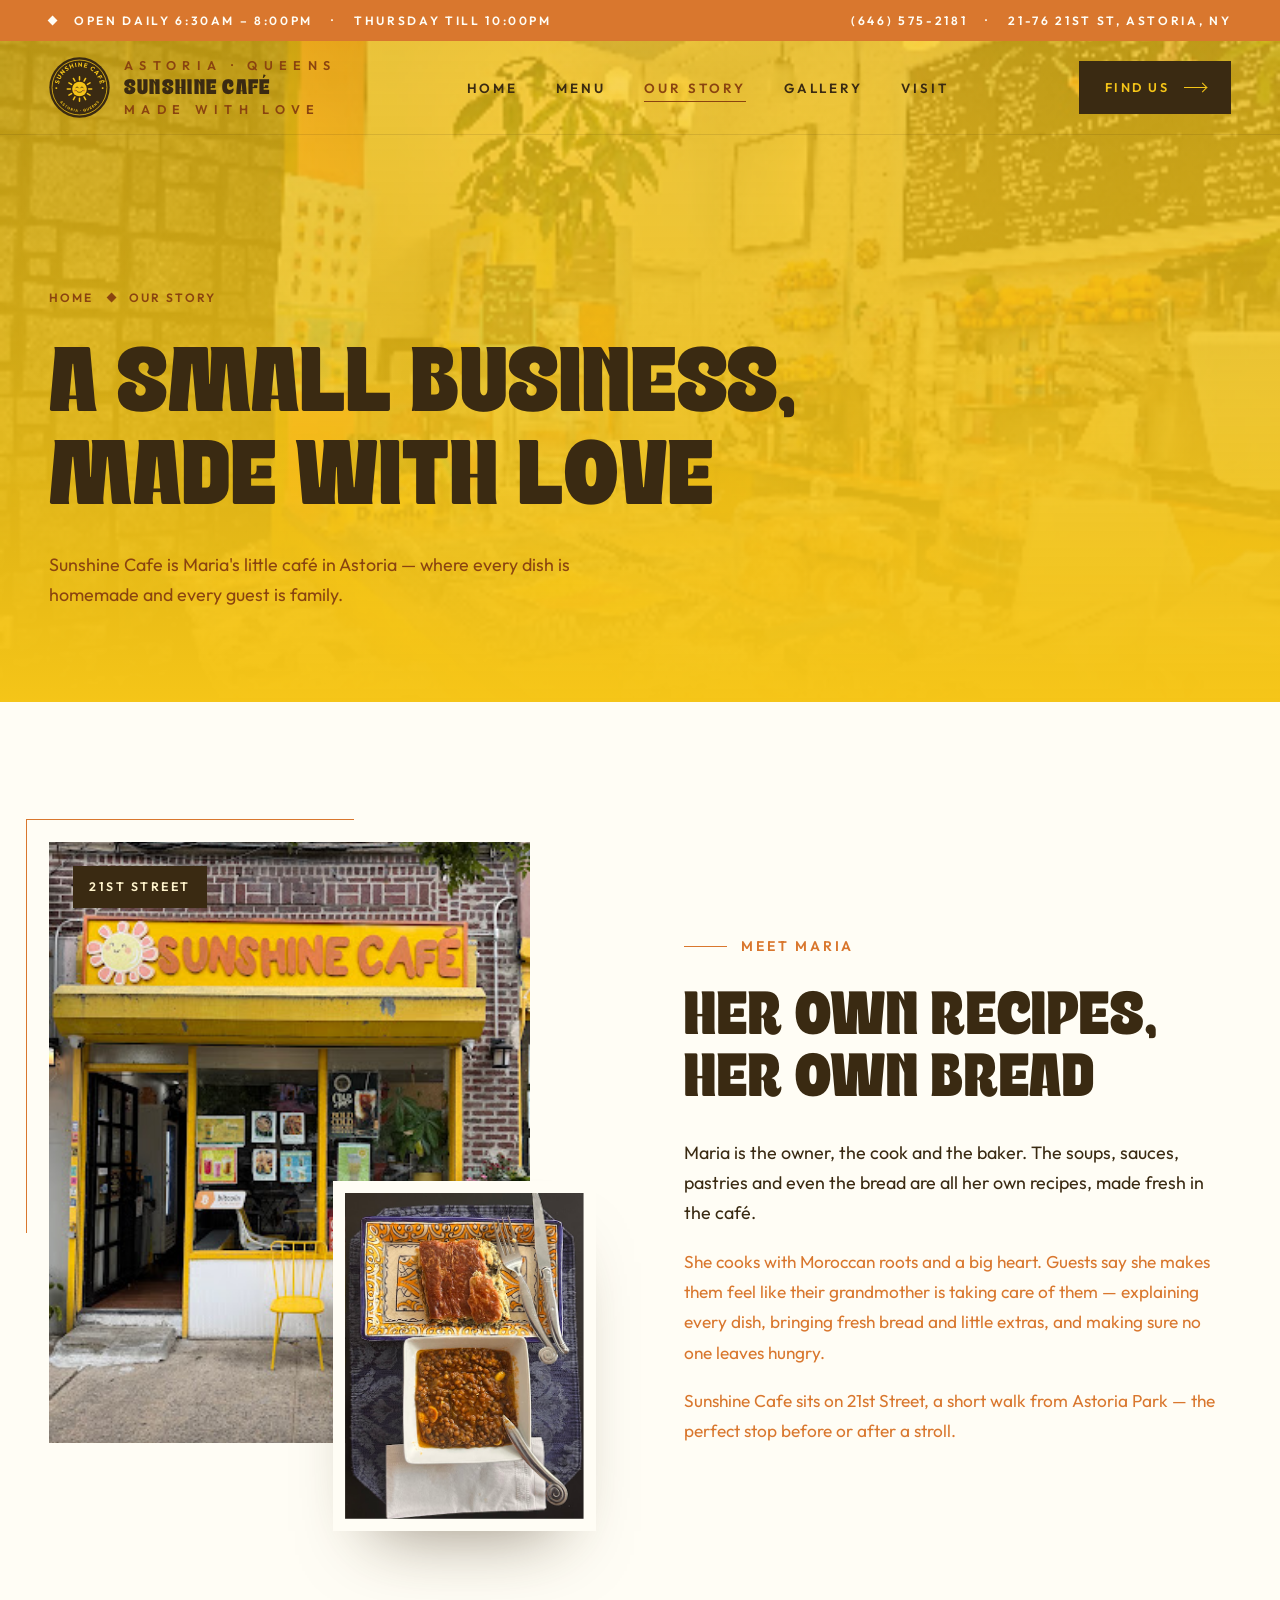
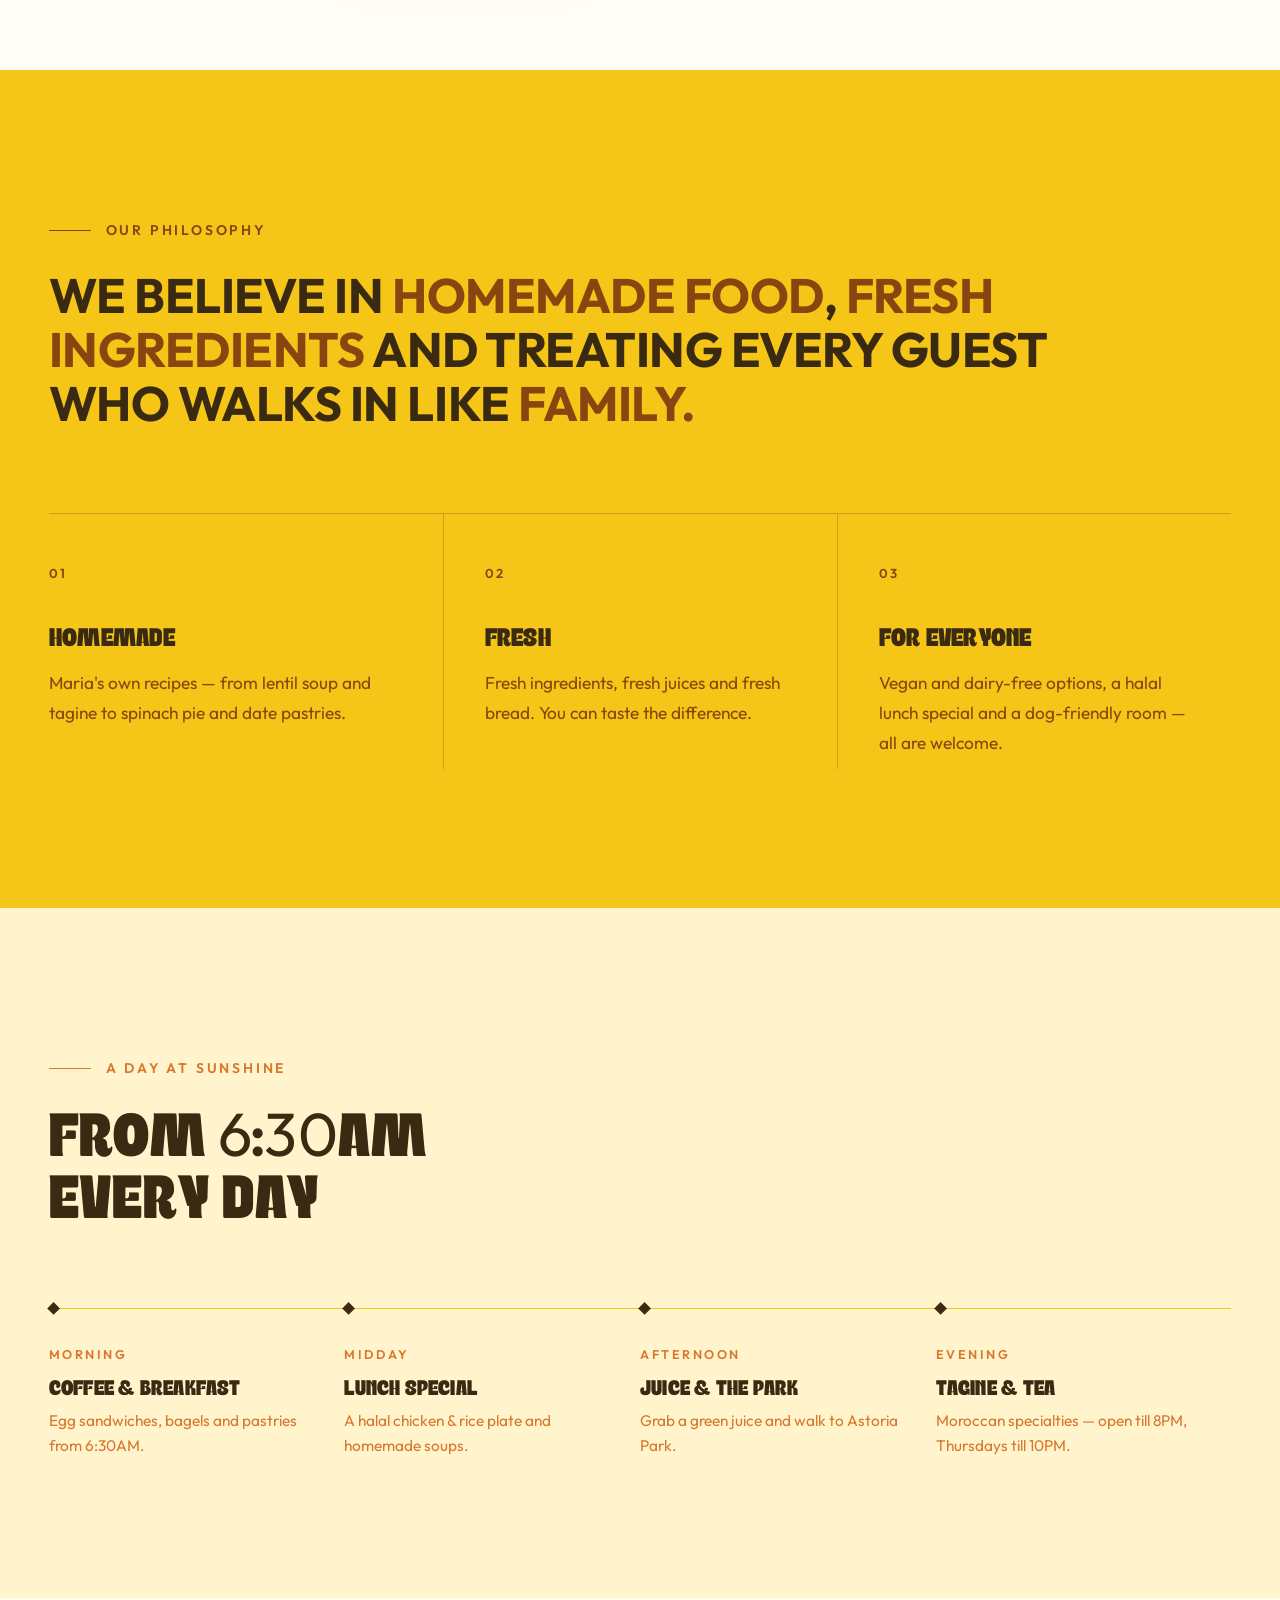
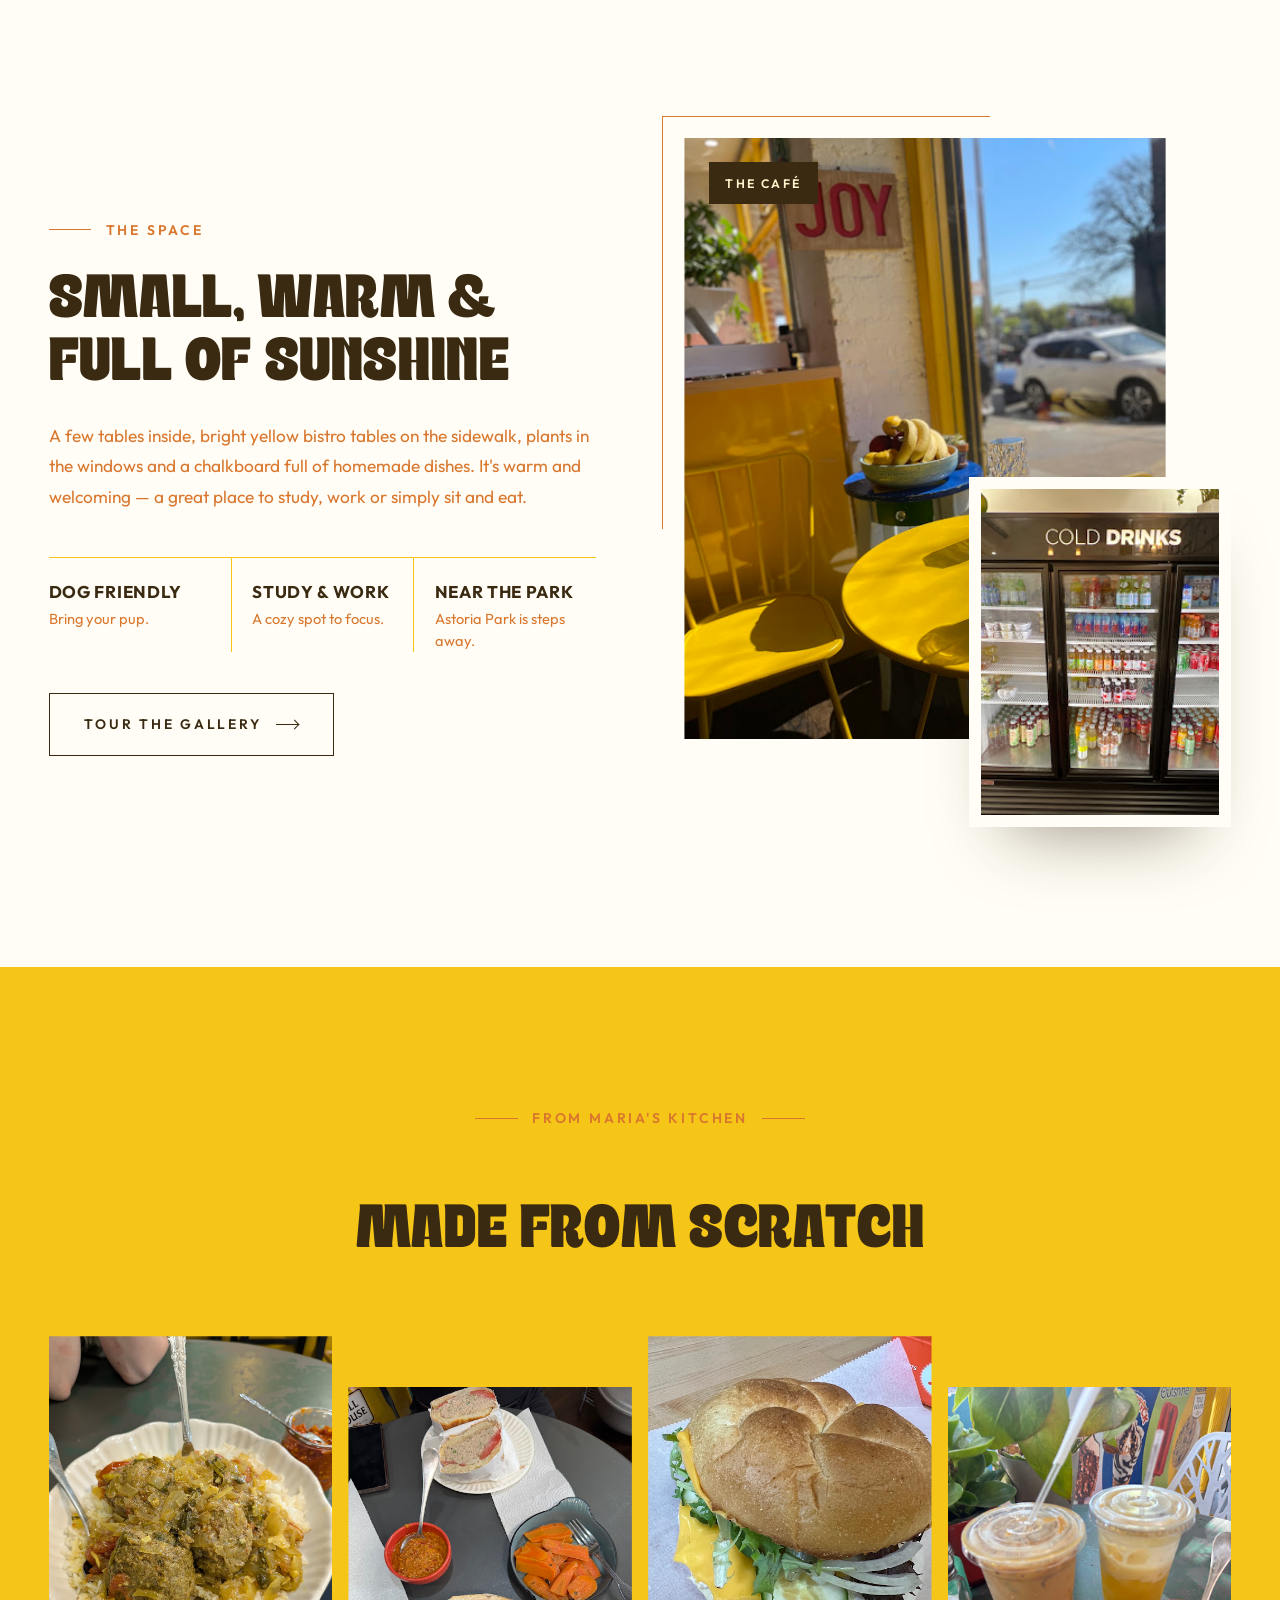
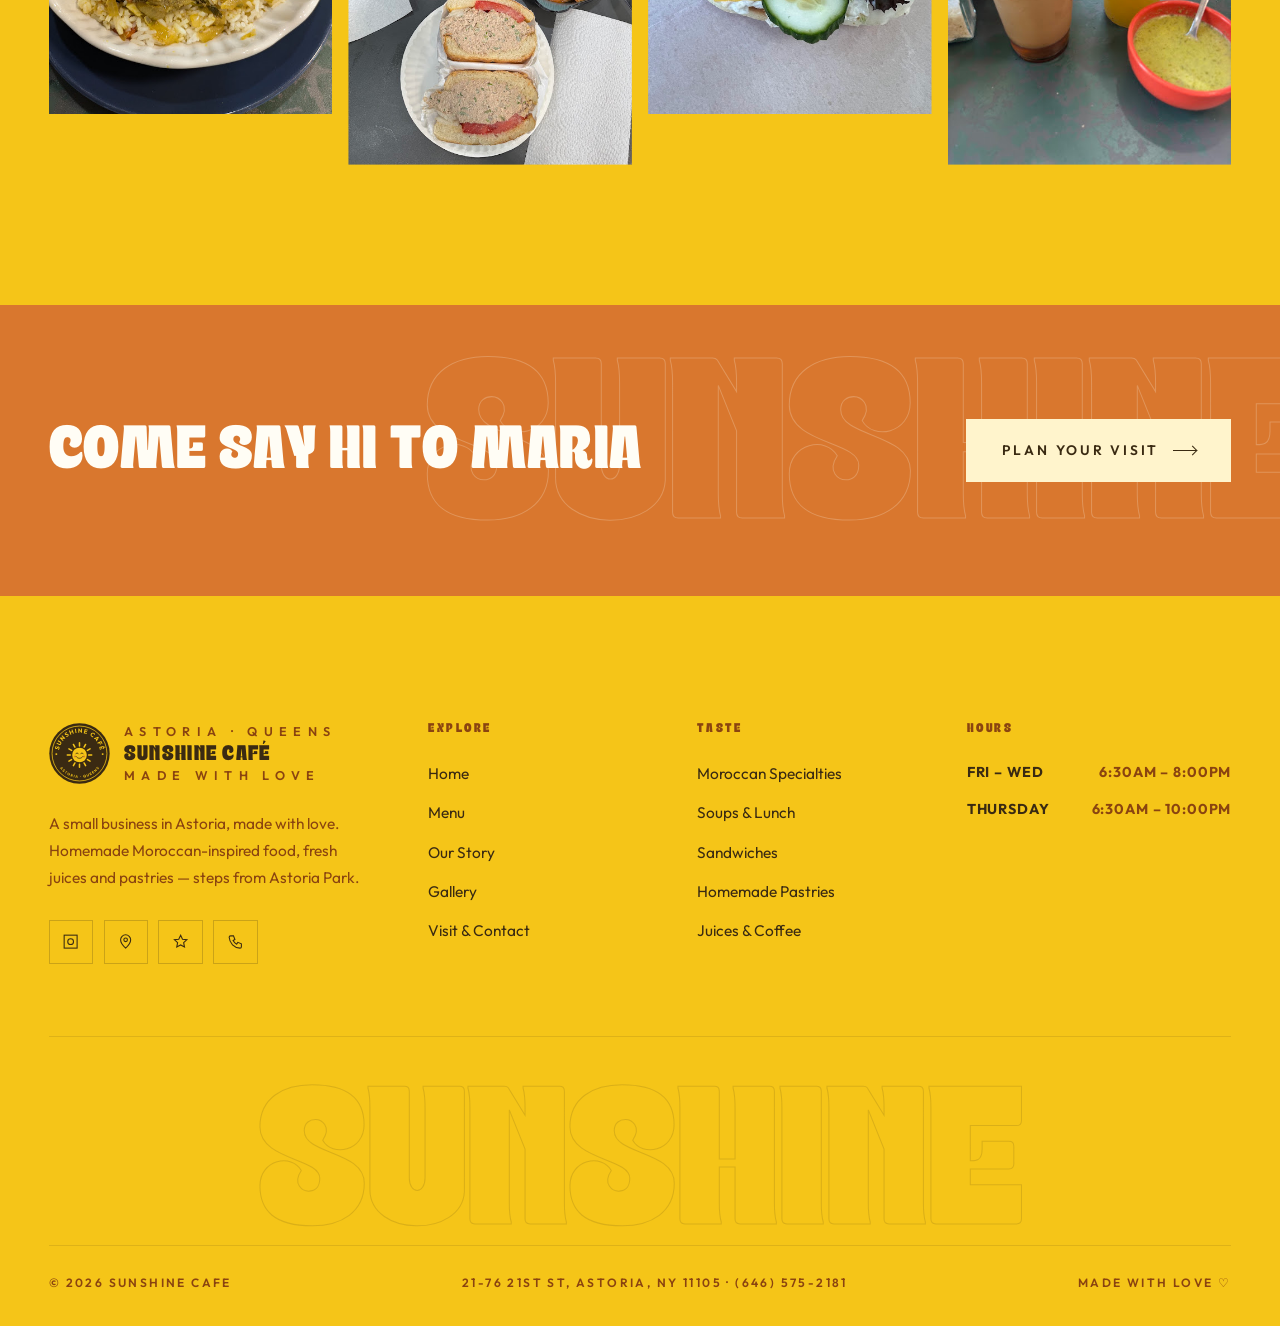
<file: about.html>
<!DOCTYPE html>
<html lang="en">
<head>
  <meta charset="UTF-8">
  <meta name="viewport" content="width=device-width, initial-scale=1.0">
  <title>Our Story — Sunshine Cafe</title>
  <meta name="description" content="The story of Sunshine Cafe — a small business in Astoria, Queens where owner Maria cooks homemade, Moroccan-inspired food with love, steps from Astoria Park.">
  <meta name="theme-color" content="#F5C518">
  <meta property="og:title" content="Our Story — Sunshine Cafe">
  <meta property="og:description" content="The story of Sunshine Cafe — a small business in Astoria, Queens where owner Maria cooks homemade, Moroccan-inspired food with love, steps from Astoria Park.">
  <meta property="og:image" content="assets/images/unnamed%20%28100%29.jpg">
  <link rel="icon" href="assets/logo.svg" type="image/svg+xml">
  <link rel="preconnect" href="https://fonts.googleapis.com">
  <link rel="preconnect" href="https://fonts.gstatic.com" crossorigin>
  <link href="https://fonts.googleapis.com/css2?family=Outfit:wght@400;500;600;700&display=swap" rel="stylesheet">
  <link rel="stylesheet" href="css/style.css">
</head>
<body>

<header class="site-header">
  <div class="topbar">
    <div class="container">
      <div class="t-items"><span class="diamond"></span><span>Open Daily 6:30AM – 8:00PM</span><span class="t-hide">·</span><span class="t-hide">Thursday till 10:00PM</span></div>
      <div class="t-items t-hide"><a href="tel:+16465752181">(646) 575-2181</a><span>·</span><span>21-76 21st St, Astoria, NY</span></div>
    </div>
  </div>
  <nav class="navbar" aria-label="Main">
    <div class="container">
      <a href="index.html" class="logo" aria-label="Sunshine Cafe home">
        <span class="logo-mark"><img src="assets/logo.svg" alt="" width="60" height="60"></span>
        <span class="logo-text"><small>ASTORIA · QUEENS</small><strong>SUNSHINE CAFÉ</strong><small>MADE WITH LOVE</small></span>
      </a>
      <ul class="nav-links">
        <li><a href="index.html">Home</a></li>
        <li><a href="menu.html">Menu</a></li>
        <li><a href="about.html" class="active" aria-current="page">Our Story</a></li>
        <li><a href="gallery.html">Gallery</a></li>
        <li><a href="visit.html">Visit</a></li>
      </ul>
      <a href="visit.html" class="btn btn--light nav-cta">Find Us <span class="arrow"></span></a>
      <button class="menu-toggle" aria-label="Open menu" aria-expanded="false"><span></span><span></span><span></span></button>
    </div>
  </nav>
</header>

<div class="mobile-nav" aria-label="Mobile">
  <a class="m-link" href="index.html"><small>01</small>Home</a>
  <a class="m-link" href="menu.html"><small>02</small>Menu</a>
  <a class="m-link" href="about.html"><small>03</small>Our Story</a>
  <a class="m-link" href="gallery.html"><small>04</small>Gallery</a>
  <a class="m-link" href="visit.html"><small>05</small>Visit</a>
  <div class="m-foot">Open Daily 6:30AM – 8:00PM · Thu till 10PM<br>21-76 21st St, Astoria, NY 11105<br><a href="tel:+16465752181">(646) 575-2181</a></div>
</div>

<main>
<section class="page-hero">
  <div class="bg" data-parallax style="background-image:url('assets/images/unnamed%20-%202026-09-25T072002.484.jpg')"></div>
  <div class="container">
    <div class="crumbs"><a href="index.html">Home</a><span class="diamond"></span><span>Our Story</span></div>
    <div class="hero-foot">
      <div>
        <h1>A Small Business,<br>Made with Love</h1>
        <p class="lead">Sunshine Cafe is Maria's little café in Astoria — where every dish is homemade and every guest is family.</p>
      </div>
    </div>
  </div>
</section>

<section class="section bg-white">
  <div class="container split">
    <div class="stack-images reveal">
      <span class="frame-line"></span>
      <div class="img-main reveal-img"><img src="assets/images/unnamed%20%2815%29.jpg" alt="The Sunshine Café storefront" loading="lazy"></div>
      <div class="img-float reveal-img d2"><img src="assets/images/unnamed%20%2830%29.jpg" alt="Spinach pie and lentil stew" loading="lazy"></div>
      <span class="tag">21st Street</span>
    </div>
    <div class="text-block">
      <span class="eyebrow reveal">Meet Maria</span>
      <h2 class="reveal">Her Own Recipes, Her Own Bread</h2>
      <p class="lead reveal">Maria is the owner, the cook and the baker. The soups, sauces, pastries and even the bread are all her own recipes, made fresh in the café.</p>
      <p class="muted reveal">She cooks with Moroccan roots and a big heart. Guests say she makes them feel like their grandmother is taking care of them — explaining every dish, bringing fresh bread and little extras, and making sure no one leaves hungry.</p>
      <p class="muted reveal">Sunshine Cafe sits on 21st Street, a short walk from Astoria Park — the perfect stop before or after a stroll.</p>
    </div>
  </div>
</section>

<section class="section bg-espresso">
  <div class="container">
    <span class="eyebrow reveal">Our Philosophy</span>
    <p class="big-statement reveal">We believe in <em>homemade food</em>, <em>fresh ingredients</em> and treating every guest who walks in like <em>family.</em></p>
    <div class="values" style="margin-top:80px">
      <div class="value reveal">
        <span class="num">01</span>
        <h3>Homemade</h3>
        <p>Maria's own recipes — from lentil soup and tagine to spinach pie and date pastries.</p>
      </div>
      <div class="value reveal d1">
        <span class="num">02</span>
        <h3>Fresh</h3>
        <p>Fresh ingredients, fresh juices and fresh bread. You can taste the difference.</p>
      </div>
      <div class="value reveal d2">
        <span class="num">03</span>
        <h3>For Everyone</h3>
        <p>Vegan and dairy-free options, a halal lunch special and a dog-friendly room — all are welcome.</p>
      </div>
    </div>
  </div>
</section>

<section class="section bg-cream">
  <div class="container">
    <div class="section-head">
      <div>
        <span class="eyebrow reveal">A Day at Sunshine</span>
        <h2 class="reveal">From 6:30AM<br>Every Day</h2>
      </div>
    </div>
    <div class="timeline">
      <div class="reveal"><span>Morning</span><h3>Coffee &amp; Breakfast</h3><p>Egg sandwiches, bagels and pastries from 6:30AM.</p></div>
      <div class="reveal d1"><span>Midday</span><h3>Lunch Special</h3><p>A halal chicken &amp; rice plate and homemade soups.</p></div>
      <div class="reveal d2"><span>Afternoon</span><h3>Juice &amp; the Park</h3><p>Grab a green juice and walk to Astoria Park.</p></div>
      <div class="reveal d3"><span>Evening</span><h3>Tagine &amp; Tea</h3><p>Moroccan specialties — open till 8PM, Thursdays till 10PM.</p></div>
    </div>
  </div>
</section>

<section class="section bg-white">
  <div class="container split split--reverse">
    <div class="stack-images reveal">
      <span class="frame-line"></span>
      <div class="img-main reveal-img"><img src="assets/images/unnamed%20%2841%29.jpg" alt="Window table with plants and sunshine" loading="lazy"></div>
      <div class="img-float reveal-img d2"><img src="assets/images/unnamed%20%2837%29.jpg" alt="Cold drinks fridge" loading="lazy"></div>
      <span class="tag">The Café</span>
    </div>
    <div class="text-block">
      <span class="eyebrow reveal">The Space</span>
      <h2 class="reveal">Small, Warm &amp; Full of Sunshine</h2>
      <p class="muted reveal">A few tables inside, bright yellow bistro tables on the sidewalk, plants in the windows and a chalkboard full of homemade dishes. It's warm and welcoming — a great place to study, work or simply sit and eat.</p>
      <div class="features reveal">
        <div><strong>Dog Friendly</strong><span>Bring your pup.</span></div>
        <div><strong>Study &amp; Work</strong><span>A cozy spot to focus.</span></div>
        <div><strong>Near the Park</strong><span>Astoria Park is steps away.</span></div>
      </div>
      <a href="gallery.html" class="btn btn--outline reveal">Tour the Gallery <span class="arrow"></span></a>
    </div>
  </div>
</section>

<section class="section bg-beige">
  <div class="container">
    <div class="section-head center">
      <span class="eyebrow reveal">From Maria's Kitchen</span>
      <h2 class="reveal">Made from Scratch</h2>
    </div>
    <div class="people-grid" style="padding-bottom:50px">
      <figure class="reveal-img"><img src="assets/images/unnamed%20%2879%29.jpg" alt="Meatballs over rice" loading="lazy"></figure>
      <figure class="reveal-img d1"><img src="assets/images/unnamed%20%2812%29.jpg" alt="Sandwiches and dips" loading="lazy"></figure>
      <figure class="reveal-img d2"><img src="assets/images/unnamed%20%2867%29.jpg" alt="Sandwich on a fresh roll" loading="lazy"></figure>
      <figure class="reveal-img d3"><img src="assets/images/unnamed%20%2894%29.jpg" alt="Iced coffee and green sauce" loading="lazy"></figure>
    </div>
  </div>
</section>

<section class="cta-band">
  <div class="ghost-word" aria-hidden="true">Sunshine</div>
  <div class="container">
    <h2 class="reveal">Come Say Hi to Maria</h2>
    <a href="visit.html" class="btn btn--light reveal">Plan Your Visit <span class="arrow"></span></a>
  </div>
</section>
</main>

<footer class="site-footer">
  <div class="container">
    <div class="footer-top">
      <div>
        <a href="index.html" class="logo">
          <span class="logo-mark"><img src="assets/logo.svg" alt="" width="60" height="60"></span>
          <span class="logo-text"><small>ASTORIA · QUEENS</small><strong>SUNSHINE CAFÉ</strong><small>MADE WITH LOVE</small></span>
        </a>
        <p>A small business in Astoria, made with love. Homemade Moroccan-inspired food, fresh juices and pastries — steps from Astoria Park.</p>
        <div class="socials">
          <a href="https://www.instagram.com/sunshinecafeastoria/" target="_blank" rel="noopener" aria-label="Instagram @sunshinecafeastoria"><svg viewBox="0 0 24 24"><rect x="3" y="3" width="18" height="18"/><circle cx="12" cy="12" r="4"/><path d="M17.5 6.5h.01"/></svg></a>
          <a href="https://www.google.com/maps/place/Sunshine+Cafe/@40.7806638,-73.9191628,17z/data=!4m6!3m5!1s0x89c25ffdfa6ff6df:0x8c06a8794300142!8m2!3d40.7807555!4d-73.9167841!16s%2Fg%2F11tbz7bkq2" target="_blank" rel="noopener" aria-label="Sunshine Cafe on Google Maps"><svg viewBox="0 0 24 24"><path d="M12 21s-7-6.2-7-11.5A7 7 0 0 1 19 9.5C19 14.8 12 21 12 21z"/><circle cx="12" cy="9.5" r="2.5"/></svg></a>
          <a href="https://www.yelp.com/biz/sunshine-cafe-queens-2" target="_blank" rel="noopener" aria-label="Sunshine Cafe on Yelp"><svg viewBox="0 0 24 24"><path d="M12 3l2.6 5.6 6.1.7-4.5 4.2 1.2 6L12 16.6 6.6 19.5l1.2-6L3.3 9.3l6.1-.7z"/></svg></a>
          <a href="tel:+16465752181" aria-label="Call (646) 575-2181"><svg viewBox="0 0 24 24"><path d="M5 4h4l2 5-2.5 1.5a11 11 0 0 0 5 5L15 13l5 2v4a2 2 0 0 1-2 2A16 16 0 0 1 3 6a2 2 0 0 1 2-2"/></svg></a>
        </div>
      </div>
      <div>
        <h4>Explore</h4>
        <ul>
          <li><a href="index.html">Home</a></li>
          <li><a href="menu.html">Menu</a></li>
          <li><a href="about.html">Our Story</a></li>
          <li><a href="gallery.html">Gallery</a></li>
          <li><a href="visit.html">Visit &amp; Contact</a></li>
        </ul>
      </div>
      <div>
        <h4>Taste</h4>
        <ul>
          <li><a href="menu.html#moroccan">Moroccan Specialties</a></li>
          <li><a href="menu.html#soups">Soups &amp; Lunch</a></li>
          <li><a href="menu.html#sandwiches">Sandwiches</a></li>
          <li><a href="menu.html#pastries">Homemade Pastries</a></li>
          <li><a href="menu.html#drinks">Juices &amp; Coffee</a></li>
        </ul>
      </div>
      <div>
        <h4>Hours</h4>
        <ul class="footer-hours">
          <li><span>Fri – Wed</span><span>6:30AM – 8:00PM</span></li>
          <li><span>Thursday</span><span>6:30AM – 10:00PM</span></li>
        </ul>
      </div>
    </div>
    <div class="footer-word" aria-hidden="true">Sunshine</div>
    <div class="footer-bottom">
      <span>© <span data-year>2026</span> Sunshine Cafe</span>
      <span>21-76 21st St, Astoria, NY 11105 · <a href="tel:+16465752181">(646) 575-2181</a></span>
      <span>Made with Love ♡</span>
    </div>
  </div>
</footer>

<button class="back-top" aria-label="Back to top"><svg viewBox="0 0 24 24"><path d="M12 19V5M5 12l7-7 7 7"/></svg></button>

<script src="js/main.js"></script>
</body>
</html>
</file>
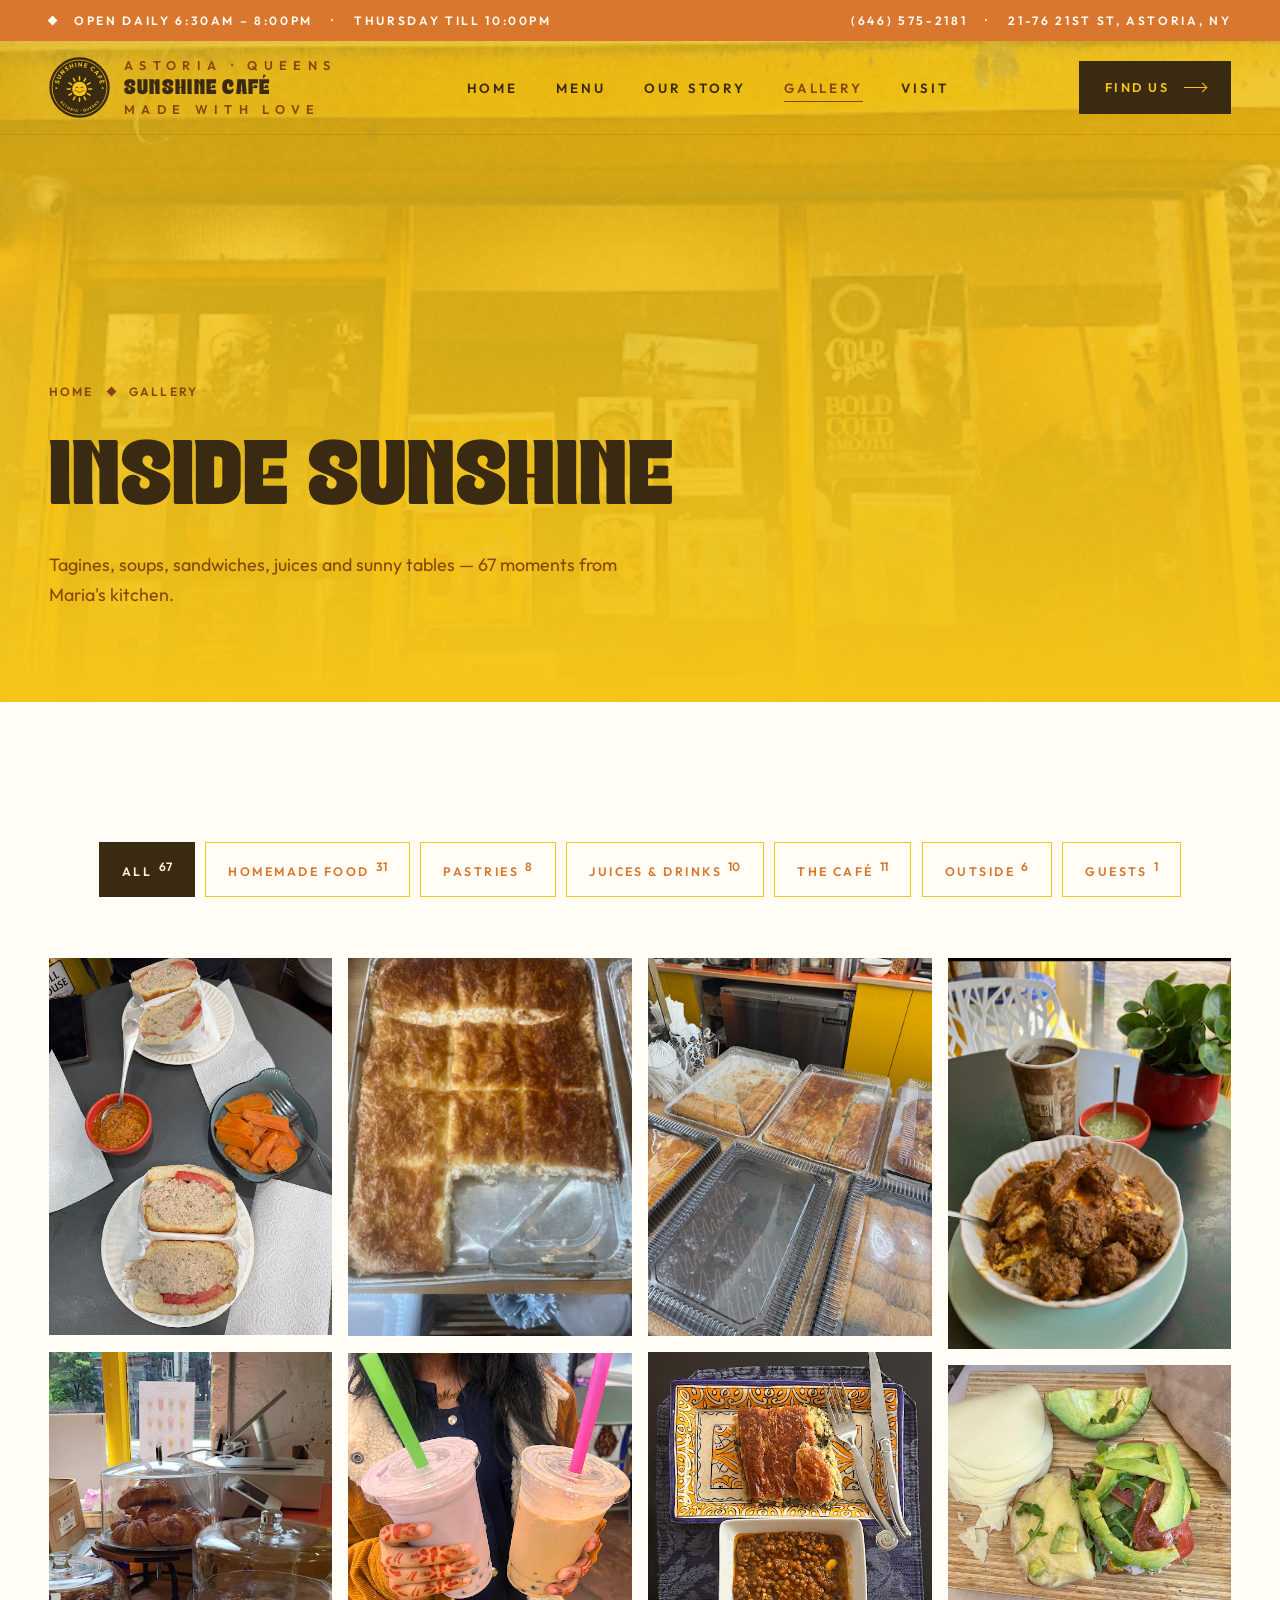
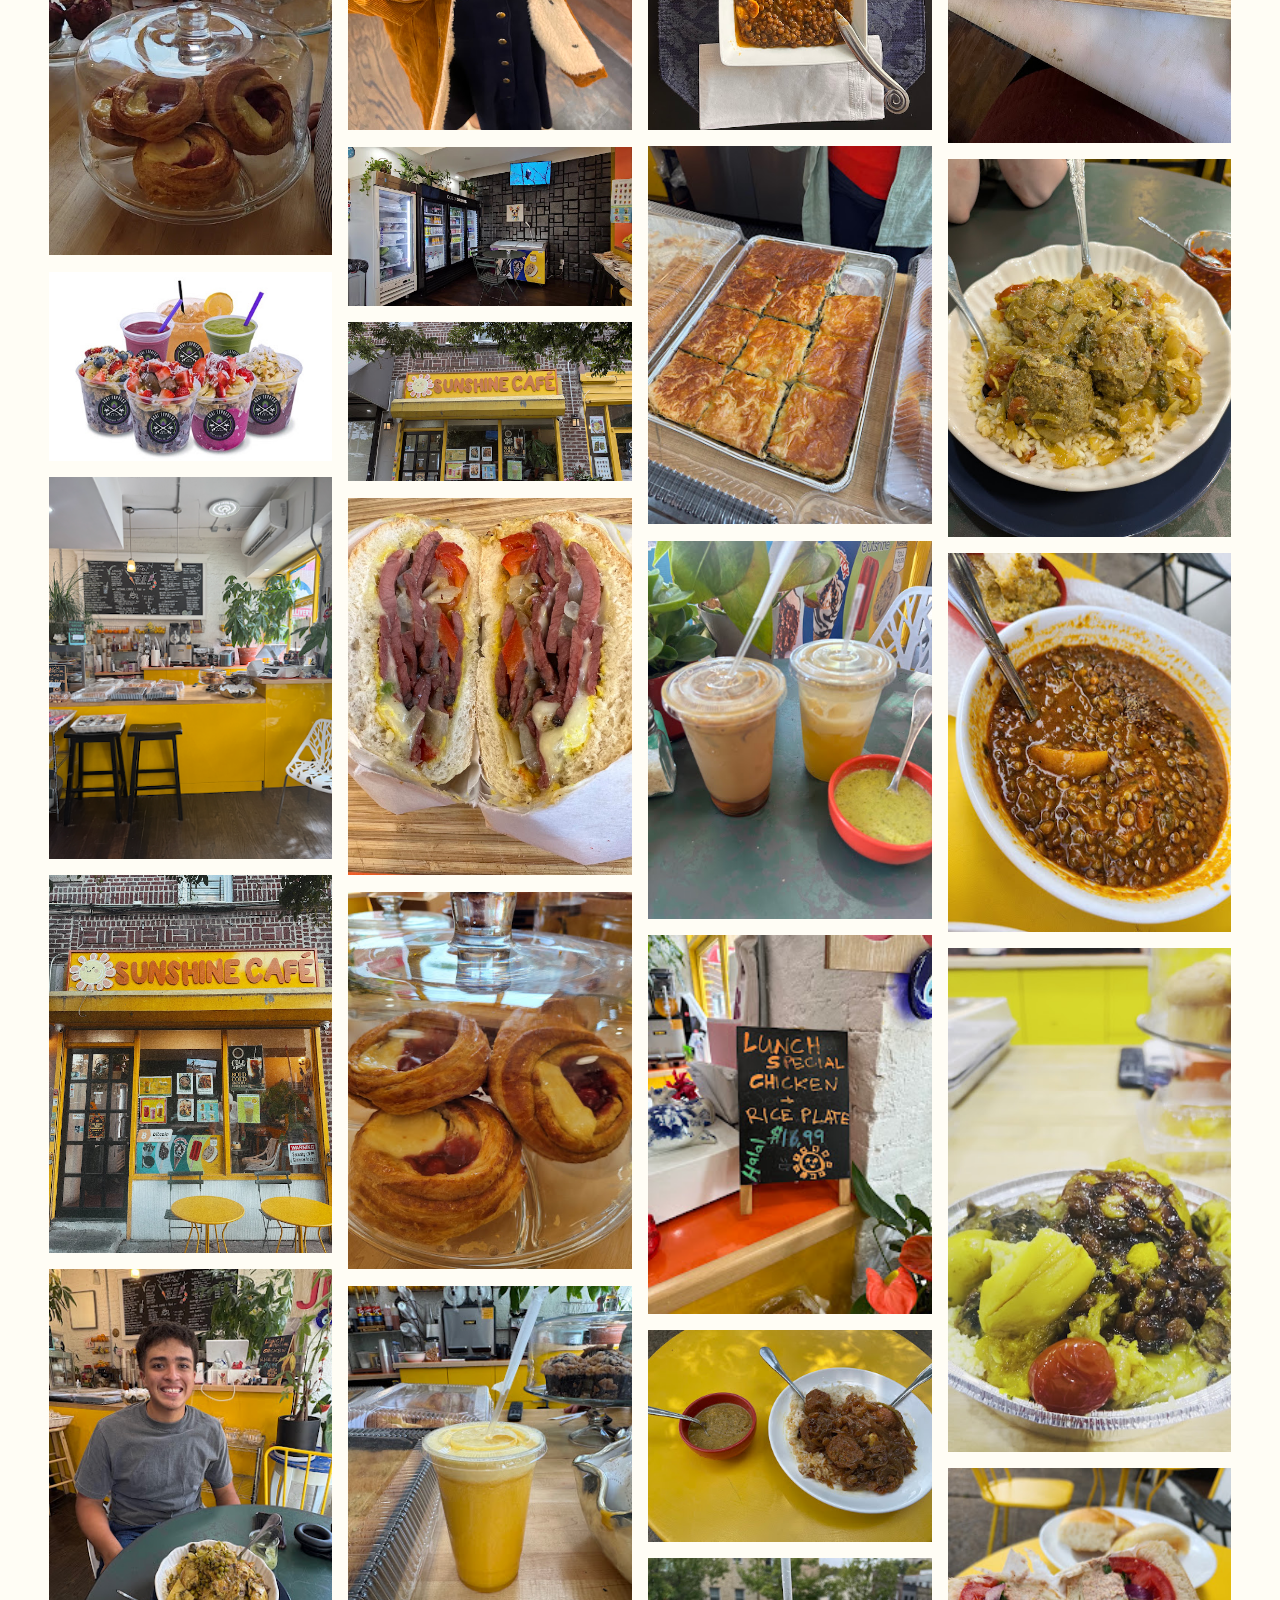
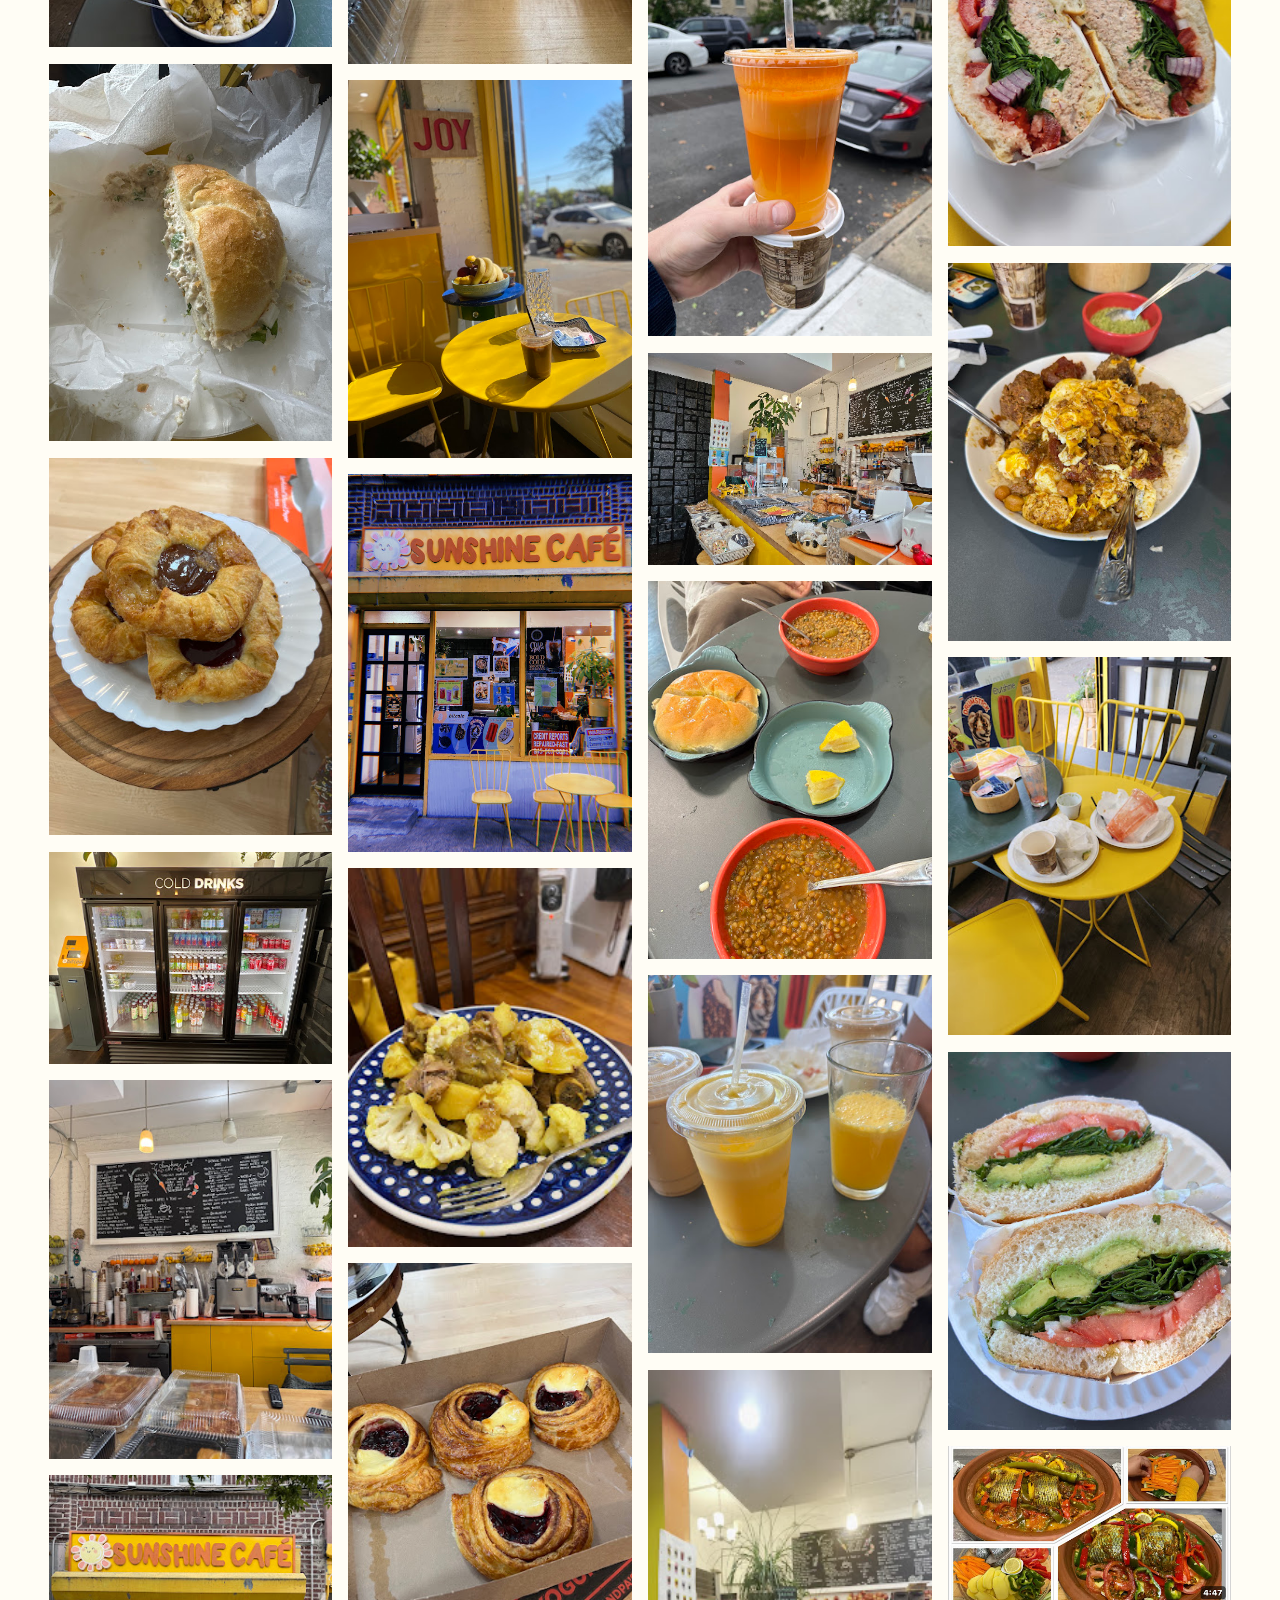
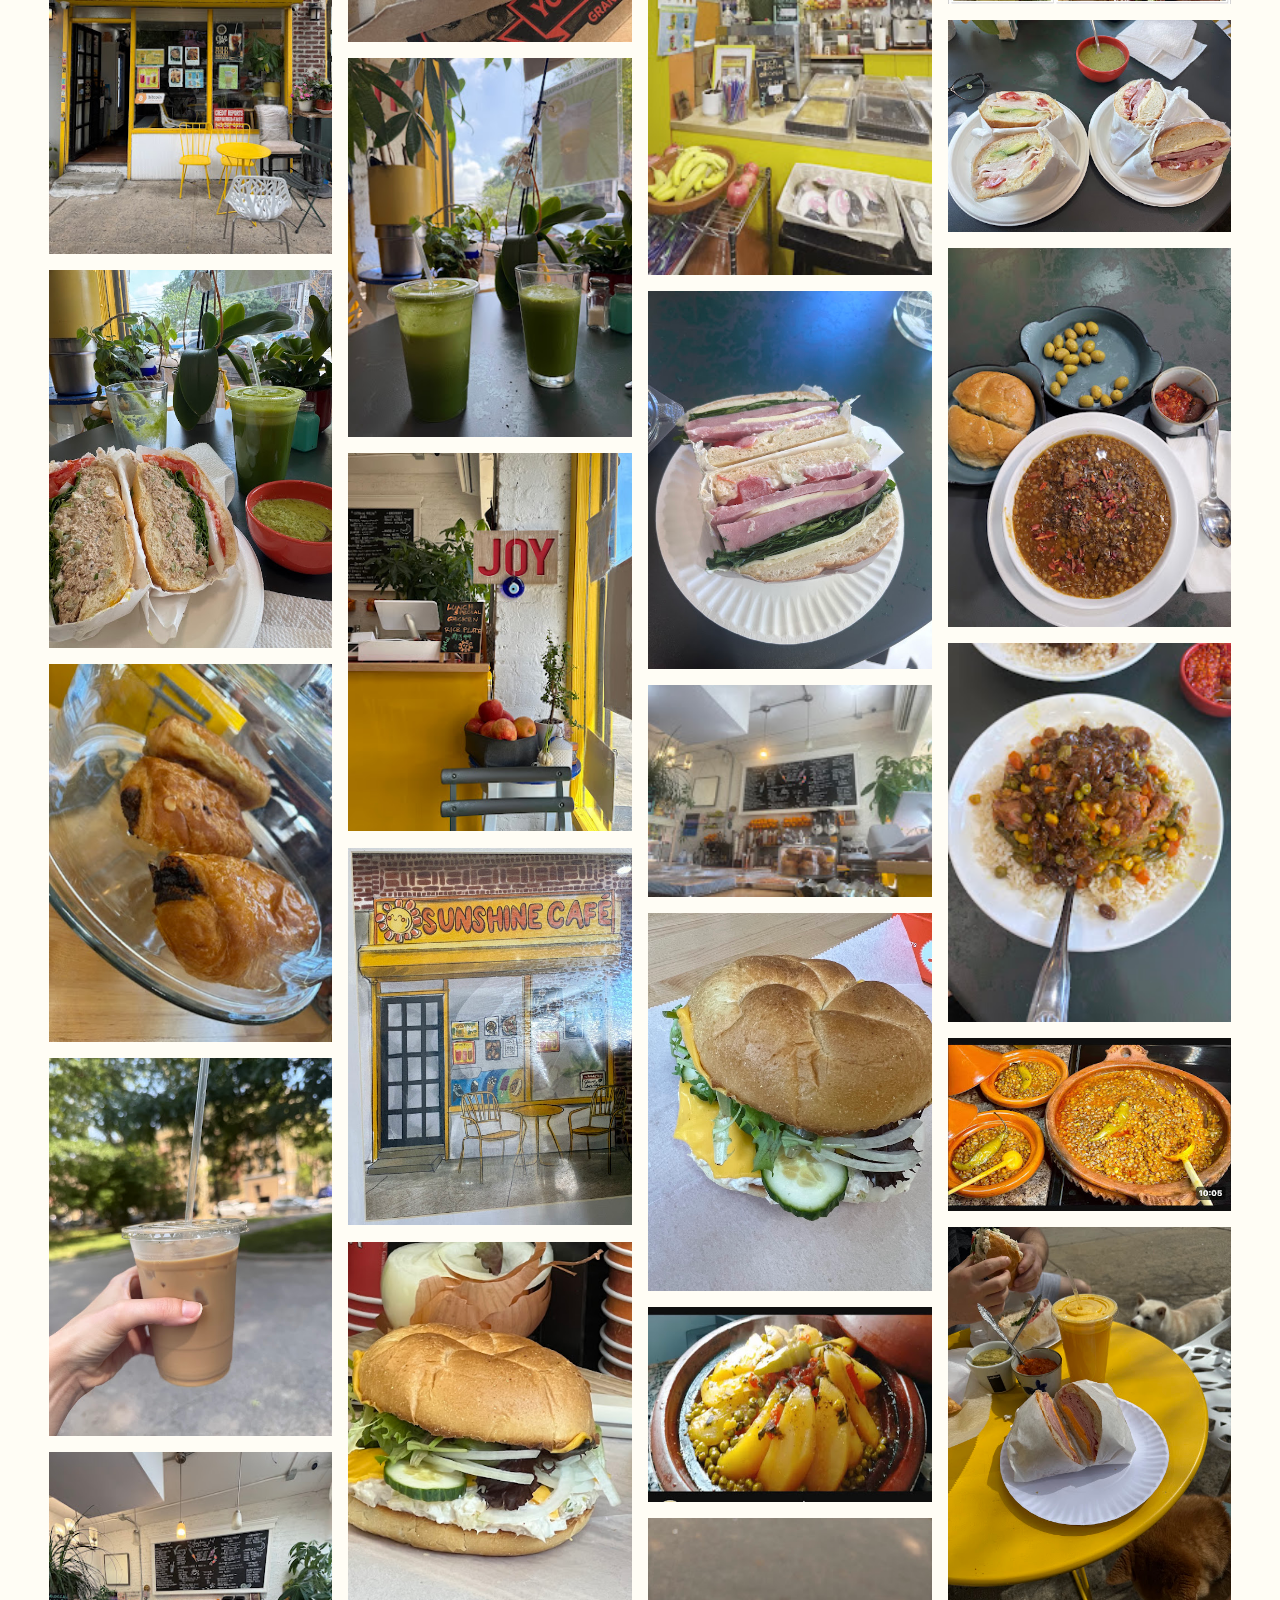
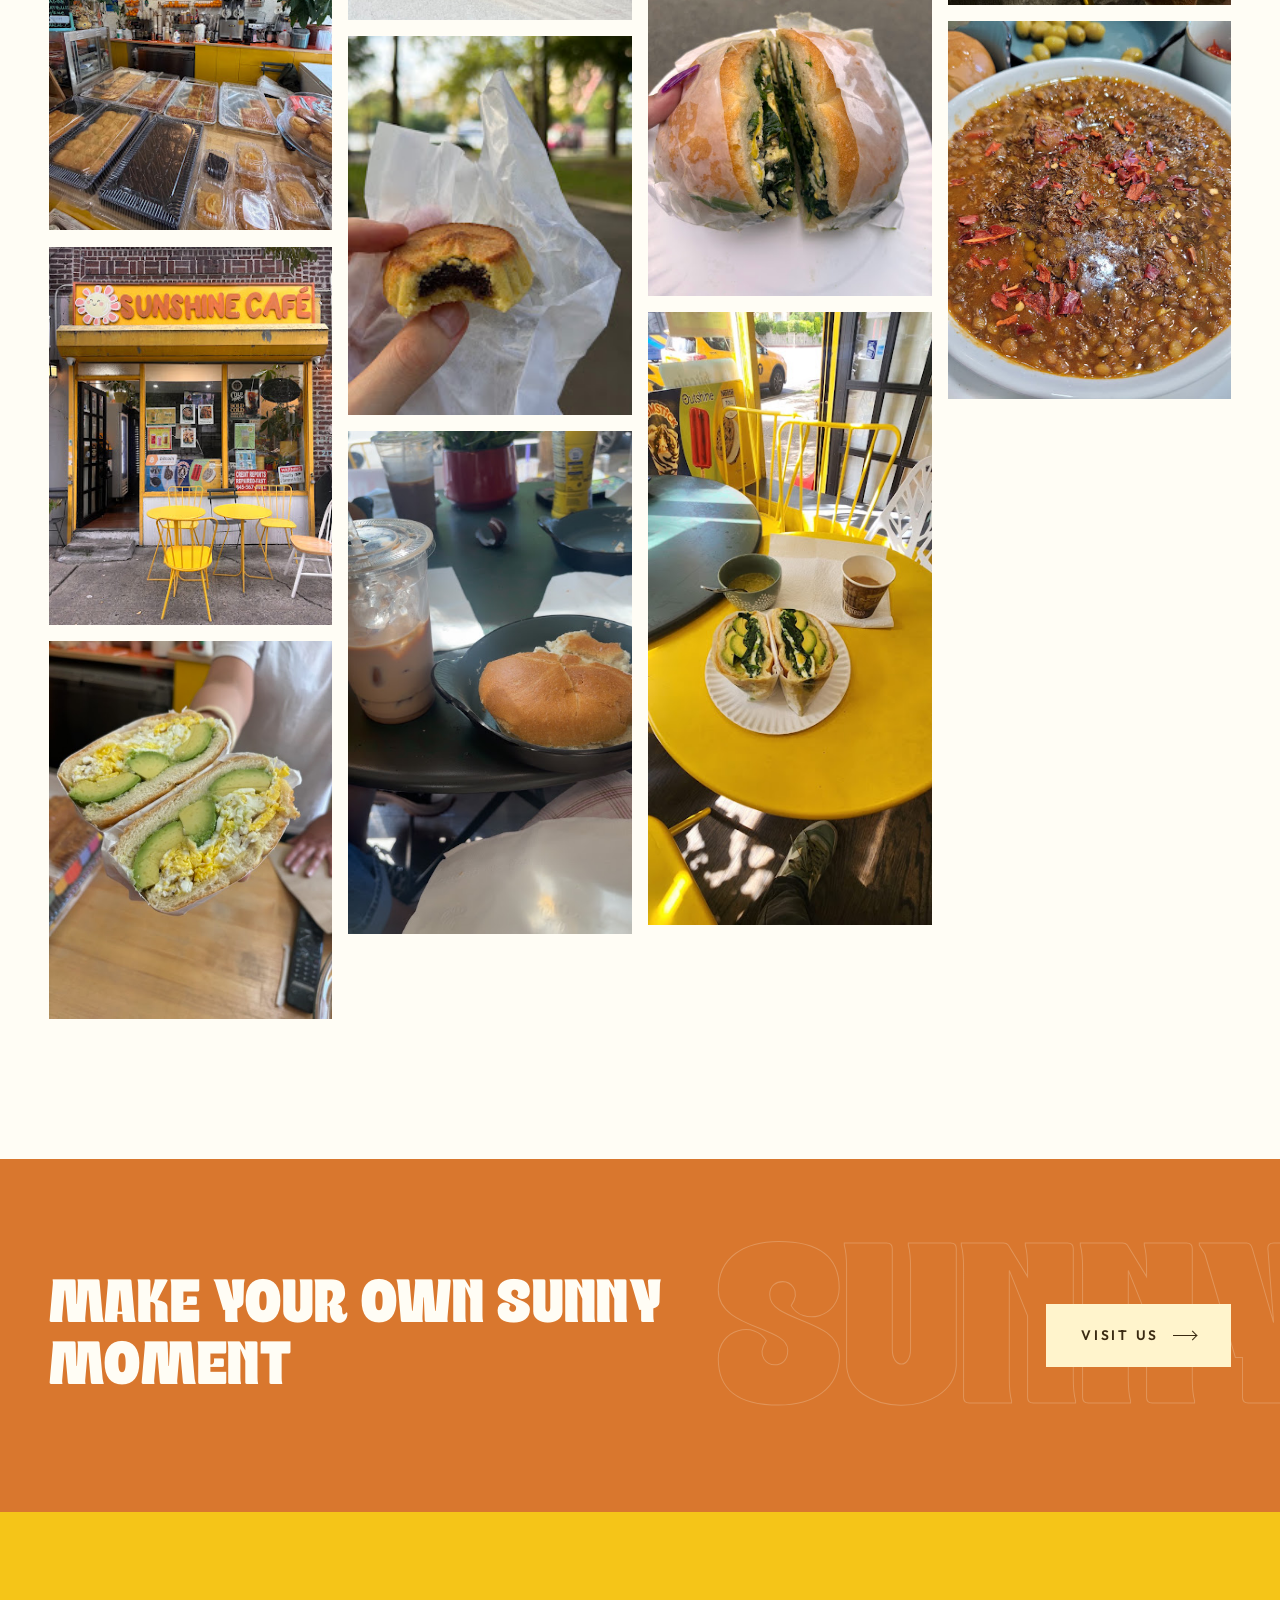
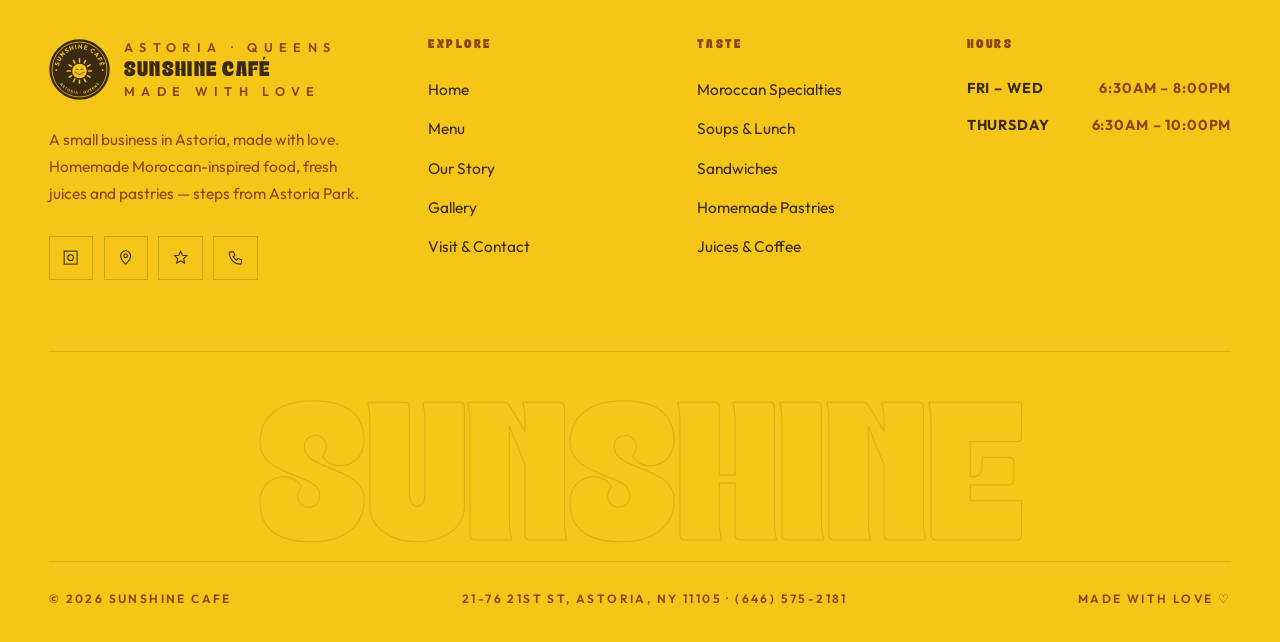
<file: gallery.html>
<!DOCTYPE html>
<html lang="en">
<head>
  <meta charset="UTF-8">
  <meta name="viewport" content="width=device-width, initial-scale=1.0">
  <title>Gallery — Sunshine Cafe</title>
  <meta name="description" content="Step inside Sunshine Cafe in Astoria, Queens — photos of Maria's homemade Moroccan food, sandwiches, pastries, fresh juices and our sunny café.">
  <meta name="theme-color" content="#F5C518">
  <meta property="og:title" content="Gallery — Sunshine Cafe">
  <meta property="og:description" content="Step inside Sunshine Cafe in Astoria, Queens — photos of Maria's homemade Moroccan food, sandwiches, pastries, fresh juices and our sunny café.">
  <meta property="og:image" content="assets/images/unnamed%20%28100%29.jpg">
  <link rel="icon" href="assets/logo.svg" type="image/svg+xml">
  <link rel="preconnect" href="https://fonts.googleapis.com">
  <link rel="preconnect" href="https://fonts.gstatic.com" crossorigin>
  <link href="https://fonts.googleapis.com/css2?family=Outfit:wght@400;500;600;700&display=swap" rel="stylesheet">
  <link rel="stylesheet" href="css/style.css">
</head>
<body>

<header class="site-header">
  <div class="topbar">
    <div class="container">
      <div class="t-items"><span class="diamond"></span><span>Open Daily 6:30AM – 8:00PM</span><span class="t-hide">·</span><span class="t-hide">Thursday till 10:00PM</span></div>
      <div class="t-items t-hide"><a href="tel:+16465752181">(646) 575-2181</a><span>·</span><span>21-76 21st St, Astoria, NY</span></div>
    </div>
  </div>
  <nav class="navbar" aria-label="Main">
    <div class="container">
      <a href="index.html" class="logo" aria-label="Sunshine Cafe home">
        <span class="logo-mark"><img src="assets/logo.svg" alt="" width="60" height="60"></span>
        <span class="logo-text"><small>ASTORIA · QUEENS</small><strong>SUNSHINE CAFÉ</strong><small>MADE WITH LOVE</small></span>
      </a>
      <ul class="nav-links">
        <li><a href="index.html">Home</a></li>
        <li><a href="menu.html">Menu</a></li>
        <li><a href="about.html">Our Story</a></li>
        <li><a href="gallery.html" class="active" aria-current="page">Gallery</a></li>
        <li><a href="visit.html">Visit</a></li>
      </ul>
      <a href="visit.html" class="btn btn--light nav-cta">Find Us <span class="arrow"></span></a>
      <button class="menu-toggle" aria-label="Open menu" aria-expanded="false"><span></span><span></span><span></span></button>
    </div>
  </nav>
</header>

<div class="mobile-nav" aria-label="Mobile">
  <a class="m-link" href="index.html"><small>01</small>Home</a>
  <a class="m-link" href="menu.html"><small>02</small>Menu</a>
  <a class="m-link" href="about.html"><small>03</small>Our Story</a>
  <a class="m-link" href="gallery.html"><small>04</small>Gallery</a>
  <a class="m-link" href="visit.html"><small>05</small>Visit</a>
  <div class="m-foot">Open Daily 6:30AM – 8:00PM · Thu till 10PM<br>21-76 21st St, Astoria, NY 11105<br><a href="tel:+16465752181">(646) 575-2181</a></div>
</div>

<main>
<section class="page-hero">
  <div class="bg" data-parallax style="background-image:url('assets/images/unnamed%20%28100%29.jpg')"></div>
  <div class="container">
    <div class="crumbs"><a href="index.html">Home</a><span class="diamond"></span><span>Gallery</span></div>
    <div class="hero-foot">
      <div>
        <h1>Inside Sunshine</h1>
        <p class="lead">Tagines, soups, sandwiches, juices and sunny tables — 67 moments from Maria's kitchen.</p>
      </div>
    </div>
  </div>
</section>

<section class="section bg-white">
  <div class="container">
    <div class="filters reveal">
      <button class="filter-btn active" data-filter="all">All<sup>67</sup></button>
      <button class="filter-btn" data-filter="food">Homemade Food<sup>31</sup></button>
      <button class="filter-btn" data-filter="sweets">Pastries<sup>8</sup></button>
      <button class="filter-btn" data-filter="drinks">Juices & Drinks<sup>10</sup></button>
      <button class="filter-btn" data-filter="space">The Café<sup>11</sup></button>
      <button class="filter-btn" data-filter="outside">Outside<sup>6</sup></button>
      <button class="filter-btn" data-filter="people">Guests<sup>1</sup></button>
    </div>
    <div class="masonry">
      <button class="g-item reveal" data-cat="food"><img src="assets/images/unnamed%20%2812%29.jpg" alt="Sandwiches & sides" loading="lazy"><span class="g-cap">Sandwiches & sides</span></button>
      <button class="g-item reveal" data-cat="sweets"><img src="assets/images/unnamed%20%2829%29.jpg" alt="Pastries under glass" loading="lazy"><span class="g-cap">Pastries under glass</span></button>
      <button class="g-item reveal" data-cat="drinks"><img src="assets/images/unnamed%20%2828%29.jpg" alt="Bubble teas & fruit cups" loading="lazy"><span class="g-cap">Bubble teas & fruit cups</span></button>
      <button class="g-item reveal" data-cat="space"><img src="assets/images/unnamed%20%281%29.png" alt="The yellow counter & chalkboard" loading="lazy"><span class="g-cap">The yellow counter & chalkboard</span></button>
      <button class="g-item reveal" data-cat="outside"><img src="assets/images/unnamed%20%28100%29.jpg" alt="The Sunshine Café storefront" loading="lazy"><span class="g-cap">The Sunshine Café storefront</span></button>
      <button class="g-item reveal" data-cat="people"><img src="assets/images/unnamed%20%2849%29.jpg" alt="A happy guest" loading="lazy"><span class="g-cap">A happy guest</span></button>
      <button class="g-item reveal" data-cat="food"><img src="assets/images/unnamed%20%2814%29.jpg" alt="Sandwich to go" loading="lazy"><span class="g-cap">Sandwich to go</span></button>
      <button class="g-item reveal" data-cat="sweets"><img src="assets/images/unnamed%20%283%29.jpg" alt="Homemade pastries" loading="lazy"><span class="g-cap">Homemade pastries</span></button>
      <button class="g-item reveal" data-cat="drinks"><img src="assets/images/unnamed%20%2837%29.jpg" alt="Cold drinks fridge" loading="lazy"><span class="g-cap">Cold drinks fridge</span></button>
      <button class="g-item reveal" data-cat="space"><img src="assets/images/unnamed%20%2816%29.jpg" alt="The chalkboard menu" loading="lazy"><span class="g-cap">The chalkboard menu</span></button>
      <button class="g-item reveal" data-cat="outside"><img src="assets/images/unnamed%20%2815%29.jpg" alt="Storefront & bistro tables" loading="lazy"><span class="g-cap">Storefront & bistro tables</span></button>
      <button class="g-item reveal" data-cat="food"><img src="assets/images/unnamed%20%2818%29.jpg" alt="Tuna sandwich & green juice" loading="lazy"><span class="g-cap">Tuna sandwich & green juice</span></button>
      <button class="g-item reveal" data-cat="sweets"><img src="assets/images/unnamed%20%2859%29.jpg" alt="Croissants" loading="lazy"><span class="g-cap">Croissants</span></button>
      <button class="g-item reveal" data-cat="drinks"><img src="assets/images/unnamed%20%2845%29.jpg" alt="Iced coffee by the park" loading="lazy"><span class="g-cap">Iced coffee by the park</span></button>
      <button class="g-item reveal" data-cat="space"><img src="assets/images/unnamed%20%2821%29.jpg" alt="Fresh trays on the counter" loading="lazy"><span class="g-cap">Fresh trays on the counter</span></button>
      <button class="g-item reveal" data-cat="outside"><img src="assets/images/unnamed%20%2836%29.jpg" alt="Sidewalk tables" loading="lazy"><span class="g-cap">Sidewalk tables</span></button>
      <button class="g-item reveal" data-cat="food"><img src="assets/images/unnamed%20%2819%29.jpg" alt="Avocado & egg sandwich" loading="lazy"><span class="g-cap">Avocado & egg sandwich</span></button>
      <button class="g-item reveal" data-cat="sweets"><img src="assets/images/unnamed%20%2875%29.jpg" alt="Spinach pie tray" loading="lazy"><span class="g-cap">Spinach pie tray</span></button>
      <button class="g-item reveal" data-cat="drinks"><img src="assets/images/unnamed%20%2851%29.jpg" alt="Smoothies" loading="lazy"><span class="g-cap">Smoothies</span></button>
      <button class="g-item reveal" data-cat="space"><img src="assets/images/unnamed%20%2826%29.jpg" alt="Inside the café" loading="lazy"><span class="g-cap">Inside the café</span></button>
      <button class="g-item reveal" data-cat="outside"><img src="assets/images/unnamed%20%2855%29.jpg" alt="Storefront on 21st Street" loading="lazy"><span class="g-cap">Storefront on 21st Street</span></button>
      <button class="g-item reveal" data-cat="food"><img src="assets/images/unnamed%20%2820%29.jpg" alt="Steak sandwich" loading="lazy"><span class="g-cap">Steak sandwich</span></button>
      <button class="g-item reveal" data-cat="sweets"><img src="assets/images/unnamed%20%2887%29.jpg" alt="Danishes under glass" loading="lazy"><span class="g-cap">Danishes under glass</span></button>
      <button class="g-item reveal" data-cat="drinks"><img src="assets/images/unnamed%20%2853%29.jpg" alt="Fresh orange juice" loading="lazy"><span class="g-cap">Fresh orange juice</span></button>
      <button class="g-item reveal" data-cat="space"><img src="assets/images/unnamed%20%2841%29.jpg" alt="Window seat" loading="lazy"><span class="g-cap">Window seat</span></button>
      <button class="g-item reveal" data-cat="outside"><img src="assets/images/unnamed%20-%202026-09-25T072002.490.jpg" alt="The storefront" loading="lazy"><span class="g-cap">The storefront</span></button>
      <button class="g-item reveal" data-cat="food"><img src="assets/images/unnamed%20%2824%29.jpg" alt="Homemade vegetable plate" loading="lazy"><span class="g-cap">Homemade vegetable plate</span></button>
      <button class="g-item reveal" data-cat="sweets"><img src="assets/images/unnamed%20%2898%29.jpg" alt="Box of danishes" loading="lazy"><span class="g-cap">Box of danishes</span></button>
      <button class="g-item reveal" data-cat="drinks"><img src="assets/images/unnamed%20%2857%29.jpg" alt="Green juices" loading="lazy"><span class="g-cap">Green juices</span></button>
      <button class="g-item reveal" data-cat="space"><img src="assets/images/unnamed%20%2847%29.jpg" alt="Joy" loading="lazy"><span class="g-cap">Joy</span></button>
      <button class="g-item reveal" data-cat="outside"><img src="assets/images/unnamed%20-%202026-09-25T072002.494.jpg" alt="Storefront illustration" loading="lazy"><span class="g-cap">Storefront illustration</span></button>
      <button class="g-item reveal" data-cat="food"><img src="assets/images/unnamed%20%2825%29.jpg" alt="Sandwich on a roll" loading="lazy"><span class="g-cap">Sandwich on a roll</span></button>
      <button class="g-item reveal" data-cat="sweets"><img src="assets/images/unnamed%20-%202026-09-25T072002.482.jpg" alt="Pastry to go" loading="lazy"><span class="g-cap">Pastry to go</span></button>
      <button class="g-item reveal" data-cat="drinks"><img src="assets/images/unnamed%20%2861%29.jpg" alt="Iced coffee & bread" loading="lazy"><span class="g-cap">Iced coffee & bread</span></button>
      <button class="g-item reveal" data-cat="space"><img src="assets/images/unnamed%20%289%29.jpg" alt="Pastry trays" loading="lazy"><span class="g-cap">Pastry trays</span></button>
      <button class="g-item reveal" data-cat="food"><img src="assets/images/unnamed%20%2830%29.jpg" alt="Spinach pie & lentil stew" loading="lazy"><span class="g-cap">Spinach pie & lentil stew</span></button>
      <button class="g-item reveal" data-cat="sweets"><img src="assets/images/unnamed%20-%202026-09-25T072002.488.jpg" alt="Spinach pie" loading="lazy"><span class="g-cap">Spinach pie</span></button>
      <button class="g-item reveal" data-cat="drinks"><img src="assets/images/unnamed%20%2894%29.jpg" alt="Iced coffee & green sauce" loading="lazy"><span class="g-cap">Iced coffee & green sauce</span></button>
      <button class="g-item reveal" data-cat="space"><img src="assets/images/unnamed%20-%202026-09-25T072002.483.jpg" alt="Lunch special chalkboard" loading="lazy"><span class="g-cap">Lunch special chalkboard</span></button>
      <button class="g-item reveal" data-cat="food"><img src="assets/images/unnamed%20%2843%29.jpg" alt="Meatballs & soup" loading="lazy"><span class="g-cap">Meatballs & soup</span></button>
      <button class="g-item reveal" data-cat="drinks"><img src="assets/images/unnamed%20%2895%29.jpg" alt="Carrot juice" loading="lazy"><span class="g-cap">Carrot juice</span></button>
      <button class="g-item reveal" data-cat="space"><img src="assets/images/unnamed%20-%202026-09-25T072002.484.jpg" alt="The café counter" loading="lazy"><span class="g-cap">The café counter</span></button>
      <button class="g-item reveal" data-cat="food"><img src="assets/images/unnamed%20%2863%29.jpg" alt="Lentil soup, bread & olives" loading="lazy"><span class="g-cap">Lentil soup, bread & olives</span></button>
      <button class="g-item reveal" data-cat="drinks"><img src="assets/images/unnamed%20%2897%29.jpg" alt="Orange juices" loading="lazy"><span class="g-cap">Orange juices</span></button>
      <button class="g-item reveal" data-cat="space"><img src="assets/images/unnamed%20-%202026-09-25T072002.491.jpg" alt="Inside" loading="lazy"><span class="g-cap">Inside</span></button>
      <button class="g-item reveal" data-cat="food"><img src="assets/images/unnamed%20%2865%29.jpg" alt="Ham & cheese sandwich" loading="lazy"><span class="g-cap">Ham & cheese sandwich</span></button>
      <button class="g-item reveal" data-cat="space"><img src="assets/images/unnamed%20-%202026-09-25T072002.499.jpg" alt="The chalkboard" loading="lazy"><span class="g-cap">The chalkboard</span></button>
      <button class="g-item reveal" data-cat="food"><img src="assets/images/unnamed%20%2867%29.jpg" alt="Sandwich on a fresh roll" loading="lazy"><span class="g-cap">Sandwich on a fresh roll</span></button>
      <button class="g-item reveal" data-cat="food"><img src="assets/images/unnamed%20%2869%29.jpg" alt="Tagine with potatoes" loading="lazy"><span class="g-cap">Tagine with potatoes</span></button>
      <button class="g-item reveal" data-cat="food"><img src="assets/images/unnamed%20%287%29.jpg" alt="Spinach sandwich" loading="lazy"><span class="g-cap">Spinach sandwich</span></button>
      <button class="g-item reveal" data-cat="food"><img src="assets/images/unnamed%20%2871%29.jpg" alt="Lunch at a yellow table" loading="lazy"><span class="g-cap">Lunch at a yellow table</span></button>
      <button class="g-item reveal" data-cat="food"><img src="assets/images/unnamed%20%2873%29.jpg" alt="Meatballs" loading="lazy"><span class="g-cap">Meatballs</span></button>
      <button class="g-item reveal" data-cat="food"><img src="assets/images/unnamed%20%2877%29.jpg" alt="Avocado & cheese" loading="lazy"><span class="g-cap">Avocado & cheese</span></button>
      <button class="g-item reveal" data-cat="food"><img src="assets/images/unnamed%20%2879%29.jpg" alt="Meatballs over rice" loading="lazy"><span class="g-cap">Meatballs over rice</span></button>
      <button class="g-item reveal" data-cat="food"><img src="assets/images/unnamed%20%288%29.jpg" alt="Lentil soup" loading="lazy"><span class="g-cap">Lentil soup</span></button>
      <button class="g-item reveal" data-cat="food"><img src="assets/images/unnamed%20%2882%29.jpg" alt="Couscous with vegetables" loading="lazy"><span class="g-cap">Couscous with vegetables</span></button>
      <button class="g-item reveal" data-cat="food"><img src="assets/images/unnamed%20%2886%29.jpg" alt="Tuna sandwich" loading="lazy"><span class="g-cap">Tuna sandwich</span></button>
      <button class="g-item reveal" data-cat="food"><img src="assets/images/unnamed%20%2889%29.jpg" alt="Meatballs, egg & rice" loading="lazy"><span class="g-cap">Meatballs, egg & rice</span></button>
      <button class="g-item reveal" data-cat="food"><img src="assets/images/unnamed%20%2892%29.jpg" alt="Breakfast outside" loading="lazy"><span class="g-cap">Breakfast outside</span></button>
      <button class="g-item reveal" data-cat="food"><img src="assets/images/unnamed%20-%202026-09-25T072002.485.jpg" alt="Salmon avocado sandwich" loading="lazy"><span class="g-cap">Salmon avocado sandwich</span></button>
      <button class="g-item reveal" data-cat="food"><img src="assets/images/unnamed%20-%202026-09-25T072002.486.jpg" alt="Tagines" loading="lazy"><span class="g-cap">Tagines</span></button>
      <button class="g-item reveal" data-cat="food"><img src="assets/images/unnamed%20-%202026-09-25T072002.487.jpg" alt="Two sandwiches" loading="lazy"><span class="g-cap">Two sandwiches</span></button>
      <button class="g-item reveal" data-cat="food"><img src="assets/images/unnamed%20-%202026-09-25T072002.489.jpg" alt="Lentil soup & bread" loading="lazy"><span class="g-cap">Lentil soup & bread</span></button>
      <button class="g-item reveal" data-cat="food"><img src="assets/images/unnamed%20-%202026-09-25T072002.492.jpg" alt="Couscous with meat" loading="lazy"><span class="g-cap">Couscous with meat</span></button>
      <button class="g-item reveal" data-cat="food"><img src="assets/images/unnamed%20-%202026-09-25T072002.493.jpg" alt="Tagine" loading="lazy"><span class="g-cap">Tagine</span></button>
      <button class="g-item reveal" data-cat="food"><img src="assets/images/unnamed%20-%202026-09-25T072002.495.jpg" alt="Sandwich & juice outside" loading="lazy"><span class="g-cap">Sandwich & juice outside</span></button>
      <button class="g-item reveal" data-cat="food"><img src="assets/images/unnamed%20-%202026-09-25T072002.496.jpg" alt="Chickpea soup" loading="lazy"><span class="g-cap">Chickpea soup</span></button>
    </div>
  </div>
</section>

<div class="lightbox" role="dialog" aria-modal="true" aria-label="Image viewer">
  <button class="lb-btn lb-close" aria-label="Close"><svg viewBox="0 0 24 24"><path d="M6 6l12 12M18 6L6 18"/></svg></button>
  <button class="lb-btn lb-prev" aria-label="Previous"><svg viewBox="0 0 24 24"><path d="M15 5l-7 7 7 7"/></svg></button>
  <figure><img alt=""><figcaption></figcaption></figure>
  <button class="lb-btn lb-next" aria-label="Next"><svg viewBox="0 0 24 24"><path d="M9 5l7 7-7 7"/></svg></button>
</div>

<section class="cta-band">
  <div class="ghost-word" aria-hidden="true">Sunny</div>
  <div class="container">
    <h2 class="reveal">Make Your Own Sunny Moment</h2>
    <a href="visit.html" class="btn btn--light reveal">Visit Us <span class="arrow"></span></a>
  </div>
</section>
</main>

<footer class="site-footer">
  <div class="container">
    <div class="footer-top">
      <div>
        <a href="index.html" class="logo">
          <span class="logo-mark"><img src="assets/logo.svg" alt="" width="60" height="60"></span>
          <span class="logo-text"><small>ASTORIA · QUEENS</small><strong>SUNSHINE CAFÉ</strong><small>MADE WITH LOVE</small></span>
        </a>
        <p>A small business in Astoria, made with love. Homemade Moroccan-inspired food, fresh juices and pastries — steps from Astoria Park.</p>
        <div class="socials">
          <a href="https://www.instagram.com/sunshinecafeastoria/" target="_blank" rel="noopener" aria-label="Instagram @sunshinecafeastoria"><svg viewBox="0 0 24 24"><rect x="3" y="3" width="18" height="18"/><circle cx="12" cy="12" r="4"/><path d="M17.5 6.5h.01"/></svg></a>
          <a href="https://www.google.com/maps/place/Sunshine+Cafe/@40.7806638,-73.9191628,17z/data=!4m6!3m5!1s0x89c25ffdfa6ff6df:0x8c06a8794300142!8m2!3d40.7807555!4d-73.9167841!16s%2Fg%2F11tbz7bkq2" target="_blank" rel="noopener" aria-label="Sunshine Cafe on Google Maps"><svg viewBox="0 0 24 24"><path d="M12 21s-7-6.2-7-11.5A7 7 0 0 1 19 9.5C19 14.8 12 21 12 21z"/><circle cx="12" cy="9.5" r="2.5"/></svg></a>
          <a href="https://www.yelp.com/biz/sunshine-cafe-queens-2" target="_blank" rel="noopener" aria-label="Sunshine Cafe on Yelp"><svg viewBox="0 0 24 24"><path d="M12 3l2.6 5.6 6.1.7-4.5 4.2 1.2 6L12 16.6 6.6 19.5l1.2-6L3.3 9.3l6.1-.7z"/></svg></a>
          <a href="tel:+16465752181" aria-label="Call (646) 575-2181"><svg viewBox="0 0 24 24"><path d="M5 4h4l2 5-2.5 1.5a11 11 0 0 0 5 5L15 13l5 2v4a2 2 0 0 1-2 2A16 16 0 0 1 3 6a2 2 0 0 1 2-2"/></svg></a>
        </div>
      </div>
      <div>
        <h4>Explore</h4>
        <ul>
          <li><a href="index.html">Home</a></li>
          <li><a href="menu.html">Menu</a></li>
          <li><a href="about.html">Our Story</a></li>
          <li><a href="gallery.html">Gallery</a></li>
          <li><a href="visit.html">Visit &amp; Contact</a></li>
        </ul>
      </div>
      <div>
        <h4>Taste</h4>
        <ul>
          <li><a href="menu.html#moroccan">Moroccan Specialties</a></li>
          <li><a href="menu.html#soups">Soups &amp; Lunch</a></li>
          <li><a href="menu.html#sandwiches">Sandwiches</a></li>
          <li><a href="menu.html#pastries">Homemade Pastries</a></li>
          <li><a href="menu.html#drinks">Juices &amp; Coffee</a></li>
        </ul>
      </div>
      <div>
        <h4>Hours</h4>
        <ul class="footer-hours">
          <li><span>Fri – Wed</span><span>6:30AM – 8:00PM</span></li>
          <li><span>Thursday</span><span>6:30AM – 10:00PM</span></li>
        </ul>
      </div>
    </div>
    <div class="footer-word" aria-hidden="true">Sunshine</div>
    <div class="footer-bottom">
      <span>© <span data-year>2026</span> Sunshine Cafe</span>
      <span>21-76 21st St, Astoria, NY 11105 · <a href="tel:+16465752181">(646) 575-2181</a></span>
      <span>Made with Love ♡</span>
    </div>
  </div>
</footer>

<button class="back-top" aria-label="Back to top"><svg viewBox="0 0 24 24"><path d="M12 19V5M5 12l7-7 7 7"/></svg></button>

<script src="js/main.js"></script>
</body>
</html>
</file>
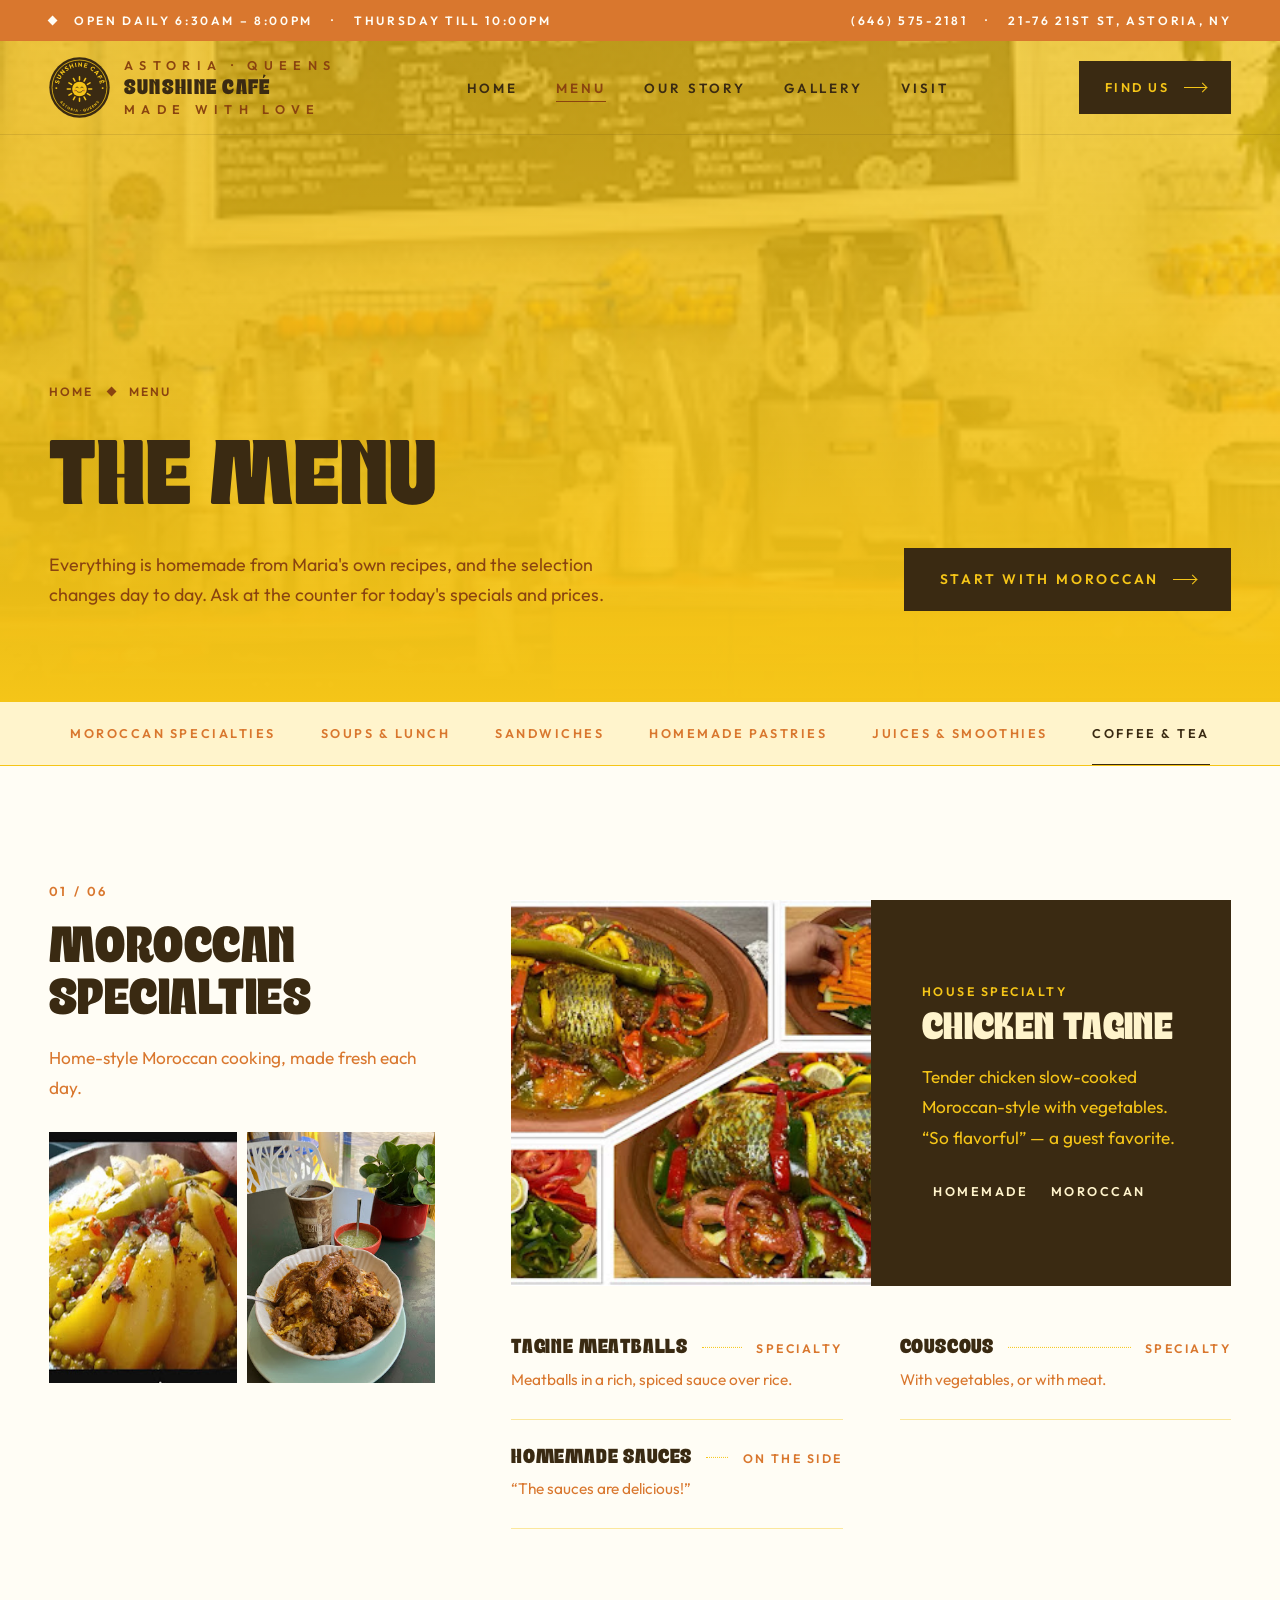
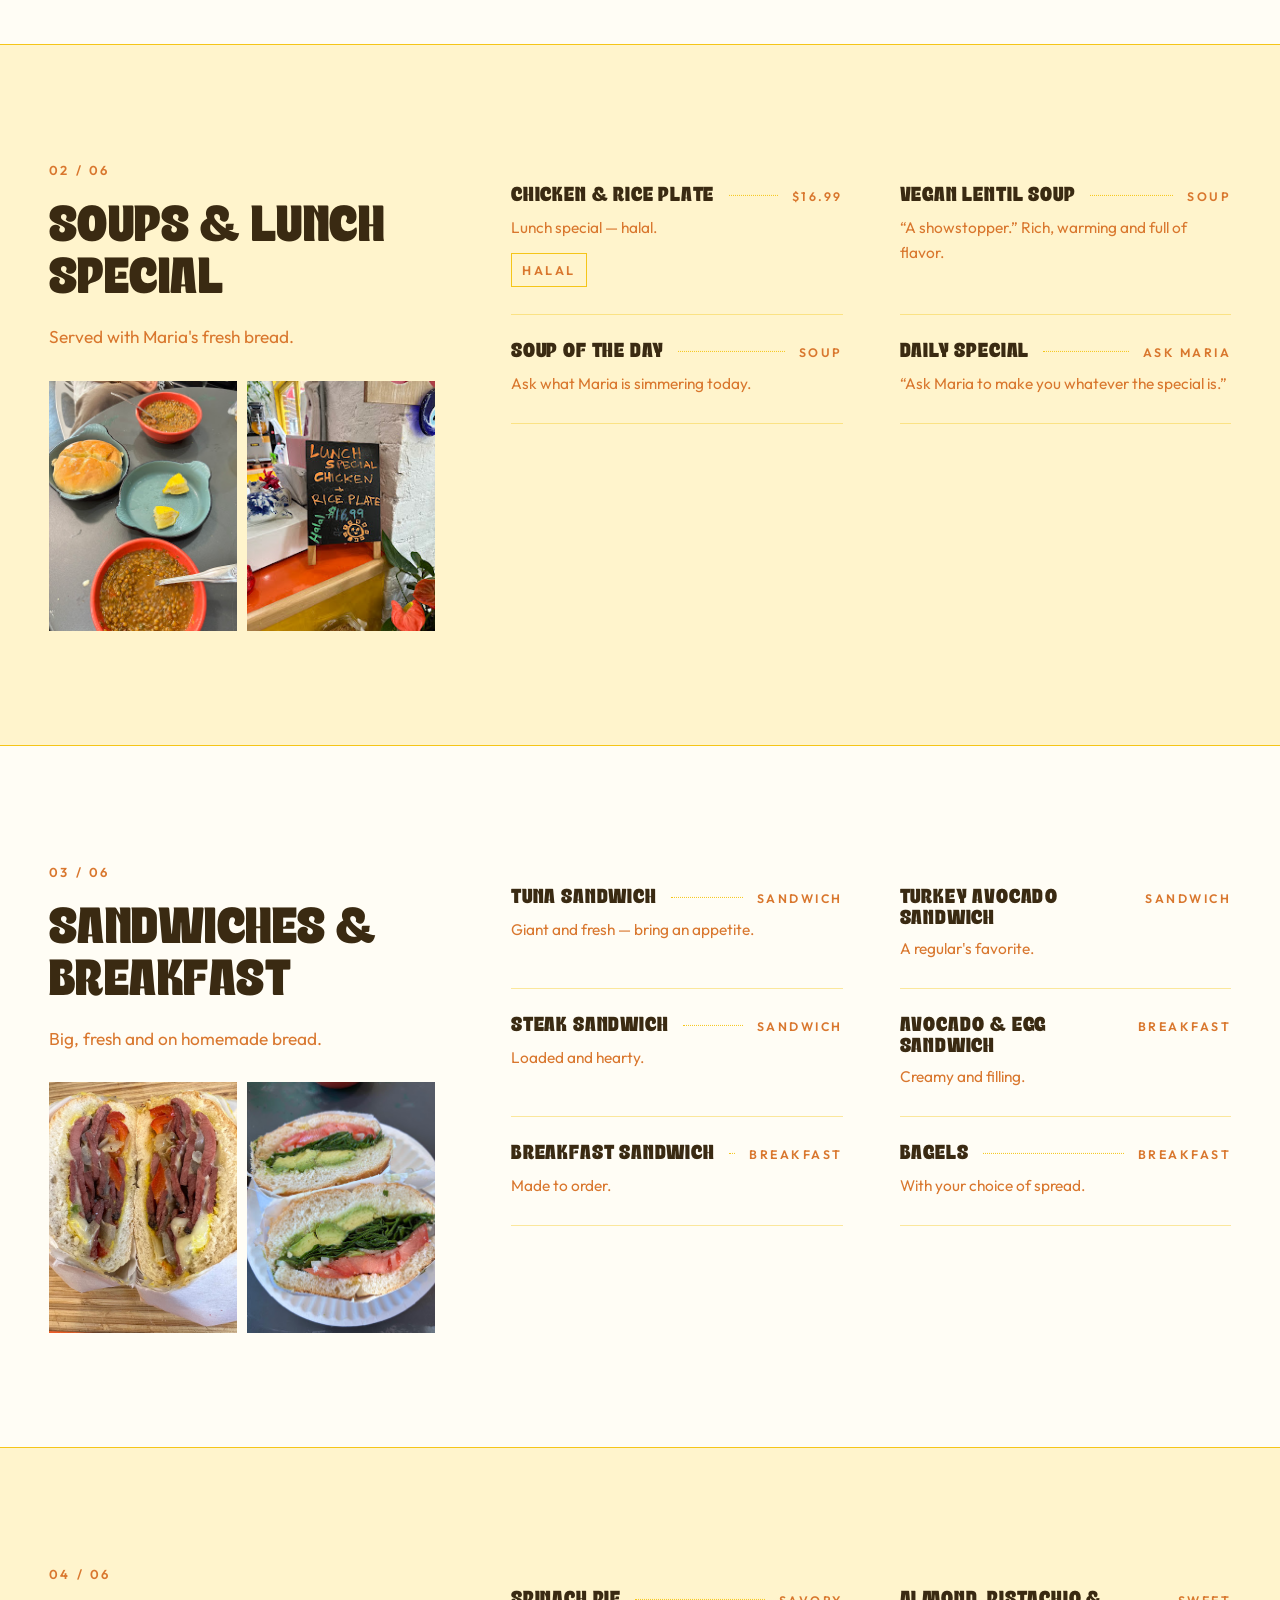
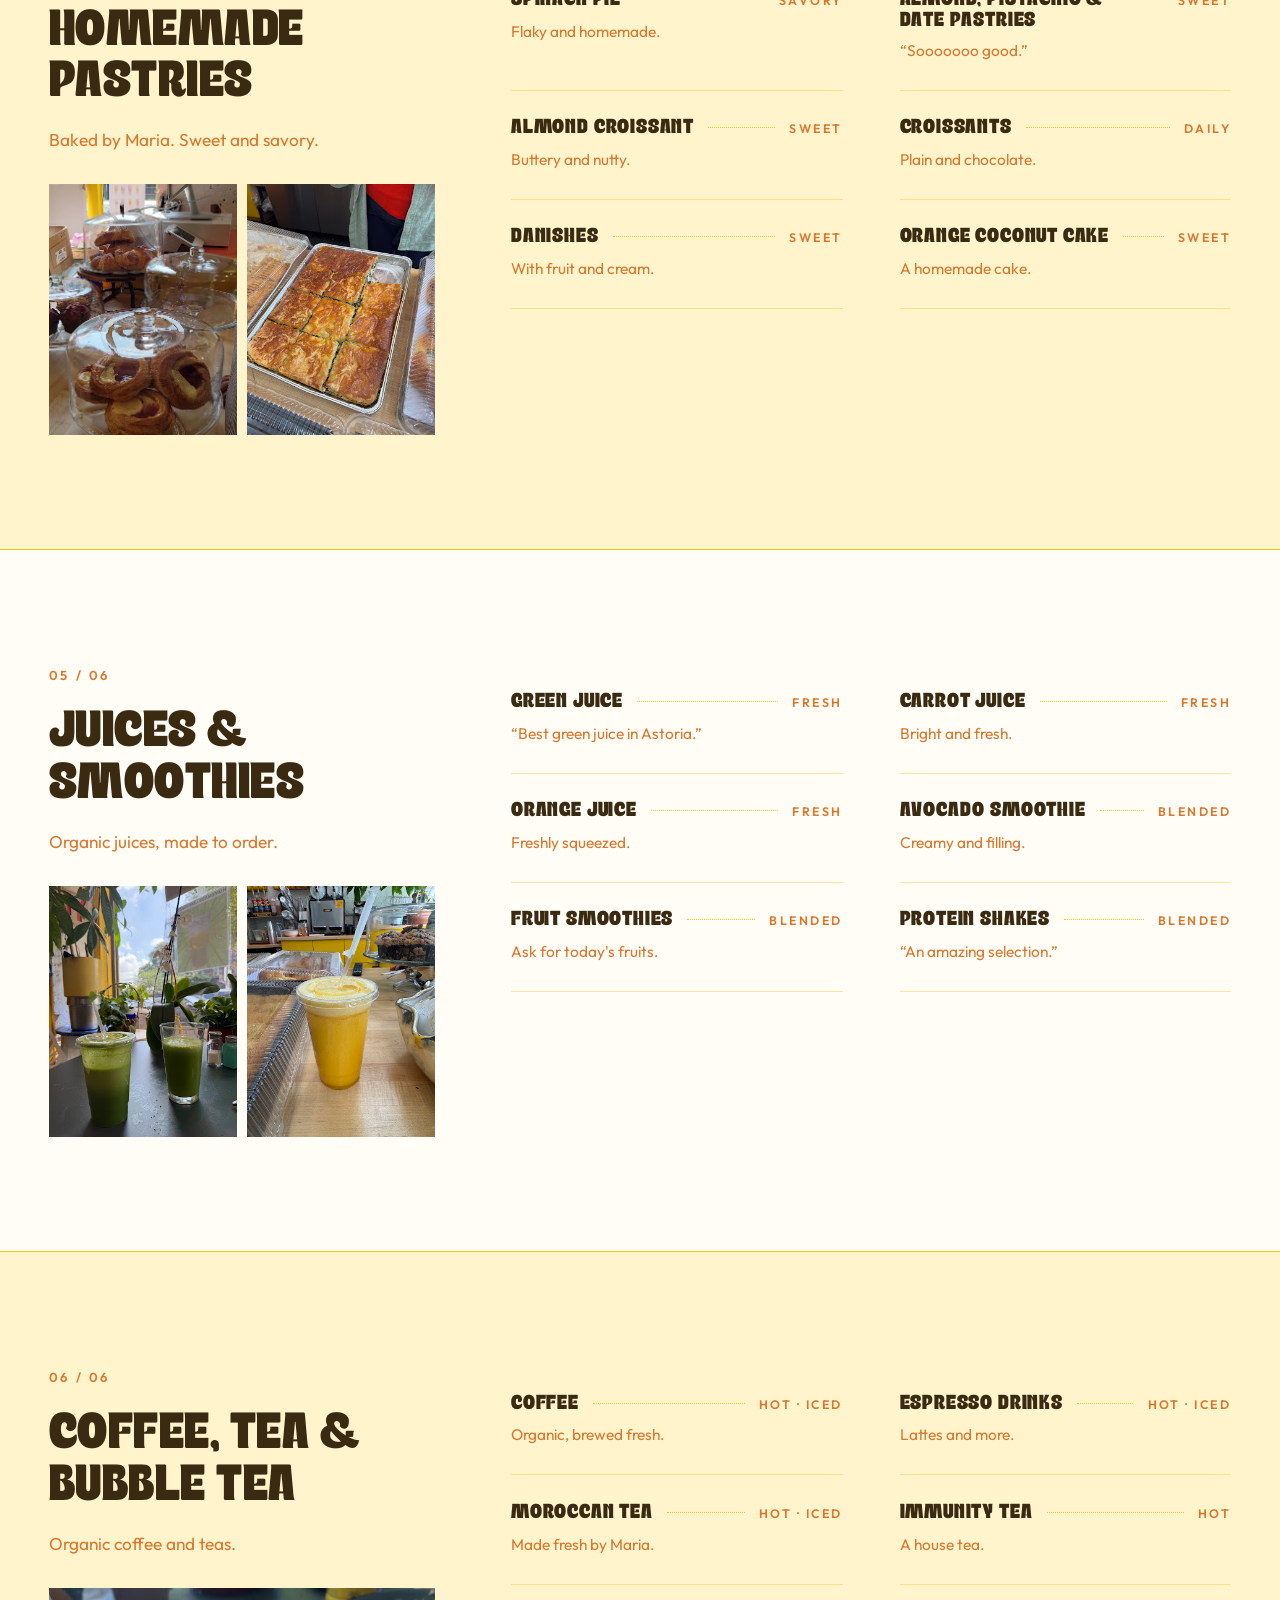
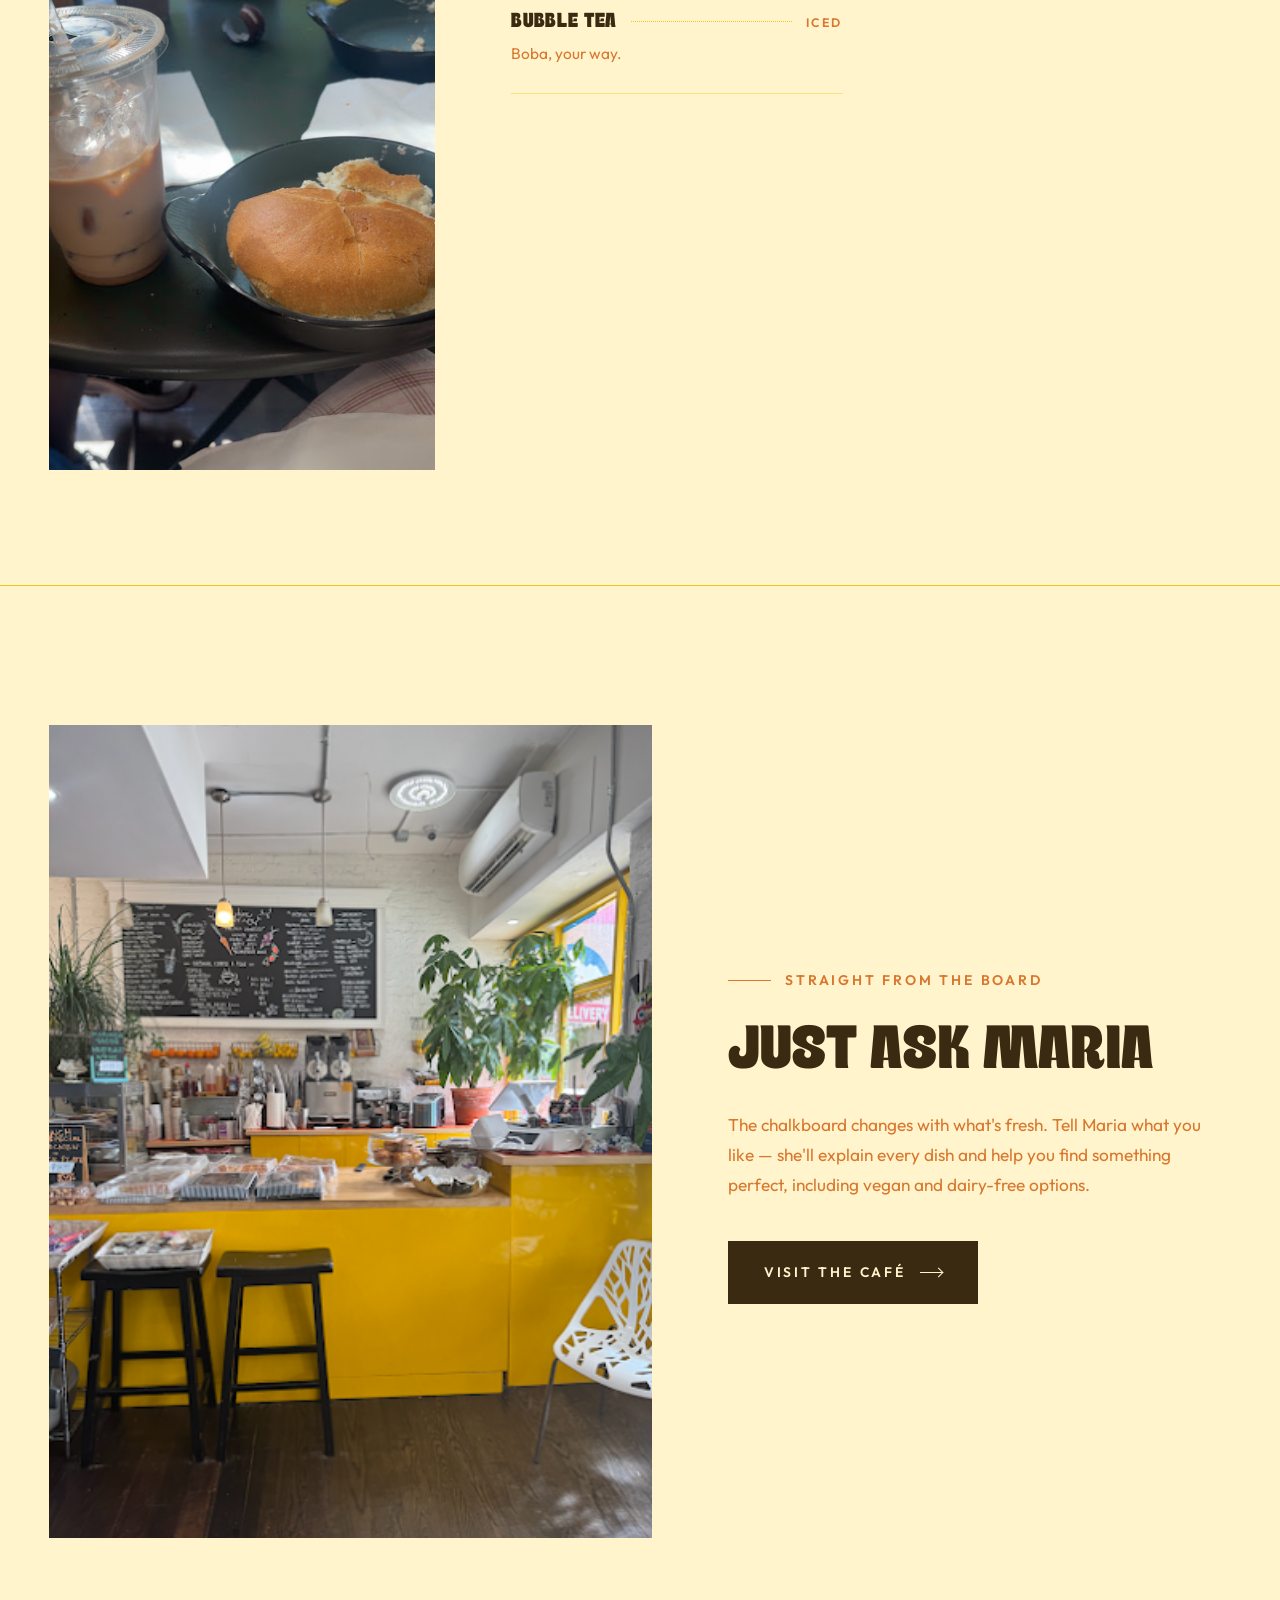
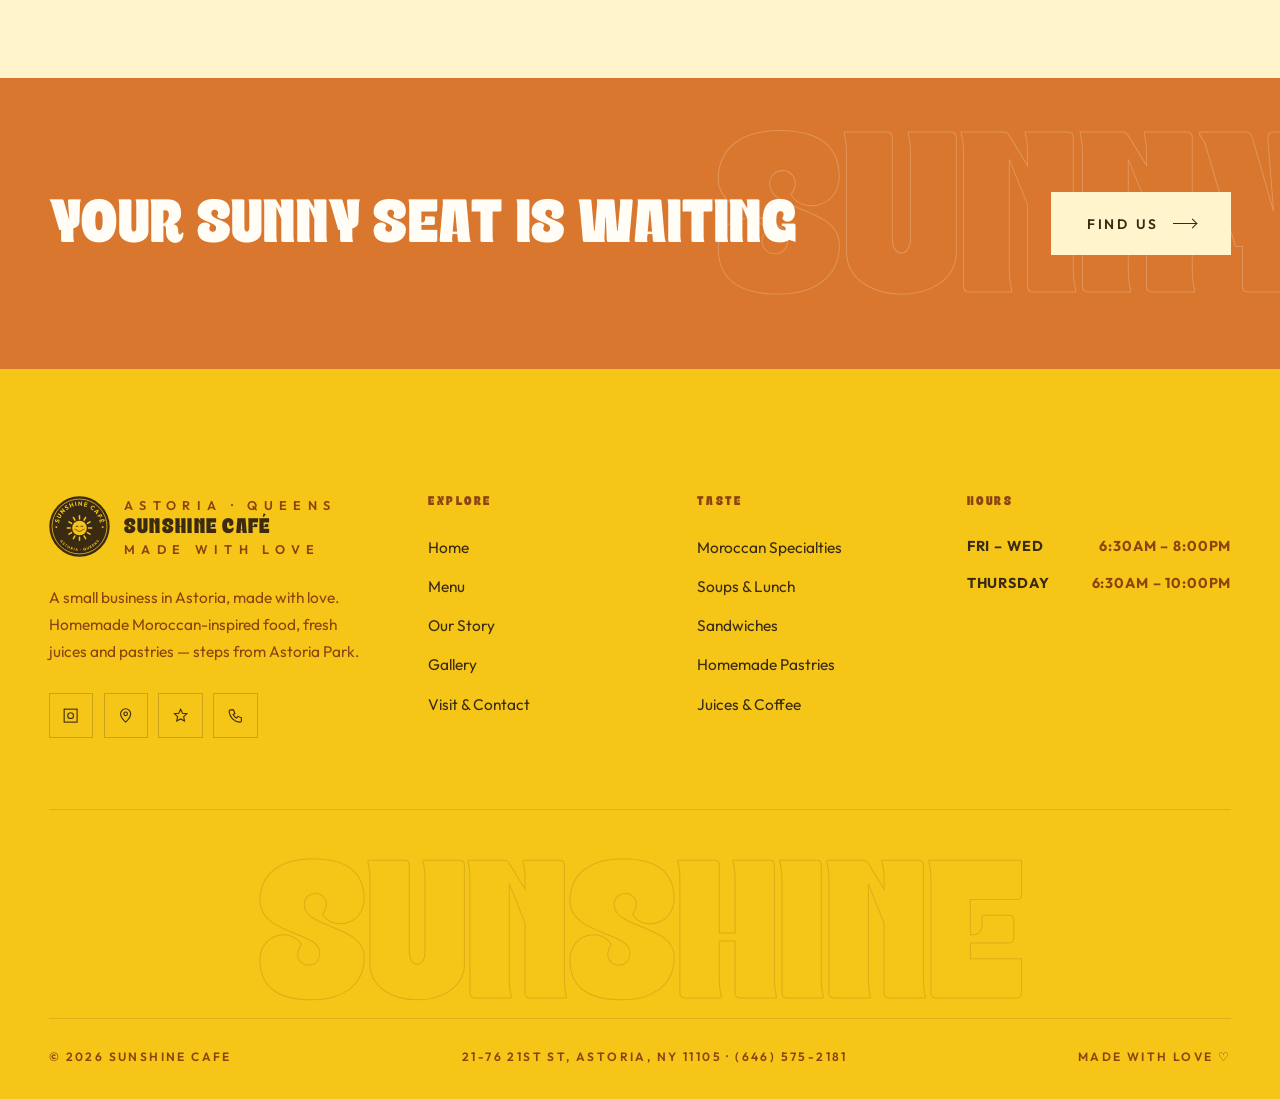
<file: menu.html>
<!DOCTYPE html>
<html lang="en">
<head>
  <meta charset="UTF-8">
  <meta name="viewport" content="width=device-width, initial-scale=1.0">
  <title>Menu — Sunshine Cafe</title>
  <meta name="description" content="The Sunshine Cafe menu — homemade Moroccan specialties, lentil soup, halal chicken & rice lunch special, sandwiches, bagels, pastries, fresh juices, smoothies, coffee and bubble tea in Astoria, Queens.">
  <meta name="theme-color" content="#F5C518">
  <meta property="og:title" content="Menu — Sunshine Cafe">
  <meta property="og:description" content="The Sunshine Cafe menu — homemade Moroccan specialties, lentil soup, halal chicken & rice lunch special, sandwiches, bagels, pastries, fresh juices, smoothies, coffee and bubble tea in Astoria, Queens.">
  <meta property="og:image" content="assets/images/unnamed%20%28100%29.jpg">
  <link rel="icon" href="assets/logo.svg" type="image/svg+xml">
  <link rel="preconnect" href="https://fonts.googleapis.com">
  <link rel="preconnect" href="https://fonts.gstatic.com" crossorigin>
  <link href="https://fonts.googleapis.com/css2?family=Outfit:wght@400;500;600;700&display=swap" rel="stylesheet">
  <link rel="stylesheet" href="css/style.css">
</head>
<body>

<header class="site-header">
  <div class="topbar">
    <div class="container">
      <div class="t-items"><span class="diamond"></span><span>Open Daily 6:30AM – 8:00PM</span><span class="t-hide">·</span><span class="t-hide">Thursday till 10:00PM</span></div>
      <div class="t-items t-hide"><a href="tel:+16465752181">(646) 575-2181</a><span>·</span><span>21-76 21st St, Astoria, NY</span></div>
    </div>
  </div>
  <nav class="navbar" aria-label="Main">
    <div class="container">
      <a href="index.html" class="logo" aria-label="Sunshine Cafe home">
        <span class="logo-mark"><img src="assets/logo.svg" alt="" width="60" height="60"></span>
        <span class="logo-text"><small>ASTORIA · QUEENS</small><strong>SUNSHINE CAFÉ</strong><small>MADE WITH LOVE</small></span>
      </a>
      <ul class="nav-links">
        <li><a href="index.html">Home</a></li>
        <li><a href="menu.html" class="active" aria-current="page">Menu</a></li>
        <li><a href="about.html">Our Story</a></li>
        <li><a href="gallery.html">Gallery</a></li>
        <li><a href="visit.html">Visit</a></li>
      </ul>
      <a href="visit.html" class="btn btn--light nav-cta">Find Us <span class="arrow"></span></a>
      <button class="menu-toggle" aria-label="Open menu" aria-expanded="false"><span></span><span></span><span></span></button>
    </div>
  </nav>
</header>

<div class="mobile-nav" aria-label="Mobile">
  <a class="m-link" href="index.html"><small>01</small>Home</a>
  <a class="m-link" href="menu.html"><small>02</small>Menu</a>
  <a class="m-link" href="about.html"><small>03</small>Our Story</a>
  <a class="m-link" href="gallery.html"><small>04</small>Gallery</a>
  <a class="m-link" href="visit.html"><small>05</small>Visit</a>
  <div class="m-foot">Open Daily 6:30AM – 8:00PM · Thu till 10PM<br>21-76 21st St, Astoria, NY 11105<br><a href="tel:+16465752181">(646) 575-2181</a></div>
</div>

<main>
<section class="page-hero">
  <div class="bg" data-parallax style="background-image:url('assets/images/unnamed%20%2816%29.jpg')"></div>
  <div class="container">
    <div class="crumbs"><a href="index.html">Home</a><span class="diamond"></span><span>Menu</span></div>
    <div class="hero-foot">
      <div>
        <h1>The Menu</h1>
        <p class="lead">Everything is homemade from Maria's own recipes, and the selection changes day to day. Ask at the counter for today's specials and prices.</p>
      </div>
      <a href="#moroccan" class="btn btn--light">Start with Moroccan <span class="arrow"></span></a>
    </div>
  </div>
</section>

<nav class="menu-nav" aria-label="Menu sections">
  <div class="container">
    <a href="#moroccan" class="active">Moroccan Specialties</a>
    <a href="#soups">Soups &amp; Lunch</a>
    <a href="#sandwiches">Sandwiches</a>
    <a href="#pastries">Homemade Pastries</a>
    <a href="#drinks">Juices &amp; Smoothies</a>
    <a href="#coffee">Coffee &amp; Tea</a>
  </div>
</nav>

<!-- 01 MOROCCAN -->
<section class="menu-block bg-white" id="moroccan">
  <div class="container">
    <div class="menu-block-grid">
      <div class="menu-block-head reveal">
        <span class="num">01 / 06</span>
        <h2>Moroccan Specialties</h2>
        <p>Home-style Moroccan cooking, made fresh each day.</p>
        <div class="media duo">
          <img src="assets/images/unnamed%20%2869%29.jpg" alt="Tagine with potatoes and peas" loading="lazy">
          <img src="assets/images/unnamed%20%2873%29.jpg" alt="Bowl of meatballs" loading="lazy">
        </div>
      </div>
      <div>
        <div class="feature-drink reveal">
          <div class="media"><img src="assets/images/unnamed%20-%202026-09-25T072002.486.jpg" alt="Tagines prepared at the café" loading="lazy"></div>
          <div class="body">
            <span class="kind">House Specialty</span>
            <h3>Chicken Tagine</h3>
            <p>Tender chicken slow-cooked Moroccan-style with vegetables. “So flavorful” — a guest favorite.</p>
            <div class="chips" style="margin-top:22px"><span class="chip chip--dark">Homemade</span><span class="chip chip--dark">Moroccan</span></div>
          </div>
        </div>
        <div class="menu-items reveal" style="margin-top:24px">
          <div class="menu-item"><div class="menu-item-top"><h3>Tagine Meatballs</h3><span class="dots"></span><span class="note">Specialty</span></div><p>Meatballs in a rich, spiced sauce over rice.</p></div>
          <div class="menu-item"><div class="menu-item-top"><h3>Couscous</h3><span class="dots"></span><span class="note">Specialty</span></div><p>With vegetables, or with meat.</p></div>
          <div class="menu-item"><div class="menu-item-top"><h3>Homemade Sauces</h3><span class="dots"></span><span class="note">On the Side</span></div><p>“The sauces are delicious!”</p></div>
        </div>
      </div>
    </div>
  </div>
</section>

<!-- 02 SOUPS & LUNCH -->
<section class="menu-block bg-cream" id="soups">
  <div class="container">
    <div class="menu-block-grid">
      <div class="menu-block-head reveal">
        <span class="num">02 / 06</span>
        <h2>Soups &amp; Lunch Special</h2>
        <p>Served with Maria's fresh bread.</p>
        <div class="media duo">
          <img src="assets/images/unnamed%20%2863%29.jpg" alt="Lentil soup with bread and olives" loading="lazy">
          <img src="assets/images/unnamed%20-%202026-09-25T072002.483.jpg" alt="Lunch special chalkboard: chicken and rice plate $16.99, halal" loading="lazy">
        </div>
      </div>
      <div class="menu-items reveal">
        <div class="menu-item"><div class="menu-item-top"><h3>Chicken &amp; Rice Plate</h3><span class="dots"></span><span class="note">$16.99</span></div><p>Lunch special — halal.</p><div class="chips"><span class="chip">Halal</span></div></div>
        <div class="menu-item"><div class="menu-item-top"><h3>Vegan Lentil Soup</h3><span class="dots"></span><span class="note">Soup</span></div><p>“A showstopper.” Rich, warming and full of flavor.</p></div>
        <div class="menu-item"><div class="menu-item-top"><h3>Soup of the Day</h3><span class="dots"></span><span class="note">Soup</span></div><p>Ask what Maria is simmering today.</p></div>
        <div class="menu-item"><div class="menu-item-top"><h3>Daily Special</h3><span class="dots"></span><span class="note">Ask Maria</span></div><p>“Ask Maria to make you whatever the special is.”</p></div>
      </div>
    </div>
  </div>
</section>

<!-- 03 SANDWICHES -->
<section class="menu-block bg-white" id="sandwiches">
  <div class="container">
    <div class="menu-block-grid">
      <div class="menu-block-head reveal">
        <span class="num">03 / 06</span>
        <h2>Sandwiches &amp; Breakfast</h2>
        <p>Big, fresh and on homemade bread.</p>
        <div class="media duo">
          <img src="assets/images/unnamed%20%2820%29.jpg" alt="Steak sandwich" loading="lazy">
          <img src="assets/images/unnamed%20-%202026-09-25T072002.485.jpg" alt="Salmon and avocado sandwich" loading="lazy">
        </div>
      </div>
      <div class="menu-items reveal">
        <div class="menu-item"><div class="menu-item-top"><h3>Tuna Sandwich</h3><span class="dots"></span><span class="note">Sandwich</span></div><p>Giant and fresh — bring an appetite.</p></div>
        <div class="menu-item"><div class="menu-item-top"><h3>Turkey Avocado Sandwich</h3><span class="dots"></span><span class="note">Sandwich</span></div><p>A regular's favorite.</p></div>
        <div class="menu-item"><div class="menu-item-top"><h3>Steak Sandwich</h3><span class="dots"></span><span class="note">Sandwich</span></div><p>Loaded and hearty.</p></div>
        <div class="menu-item"><div class="menu-item-top"><h3>Avocado &amp; Egg Sandwich</h3><span class="dots"></span><span class="note">Breakfast</span></div><p>Creamy and filling.</p></div>
        <div class="menu-item"><div class="menu-item-top"><h3>Breakfast Sandwich</h3><span class="dots"></span><span class="note">Breakfast</span></div><p>Made to order.</p></div>
        <div class="menu-item"><div class="menu-item-top"><h3>Bagels</h3><span class="dots"></span><span class="note">Breakfast</span></div><p>With your choice of spread.</p></div>
      </div>
    </div>
  </div>
</section>

<!-- 04 PASTRIES -->
<section class="menu-block bg-cream" id="pastries">
  <div class="container">
    <div class="menu-block-grid">
      <div class="menu-block-head reveal">
        <span class="num">04 / 06</span>
        <h2>Homemade Pastries</h2>
        <p>Baked by Maria. Sweet and savory.</p>
        <div class="media duo">
          <img src="assets/images/unnamed%20%2829%29.jpg" alt="Pastries under glass domes" loading="lazy">
          <img src="assets/images/unnamed%20-%202026-09-25T072002.488.jpg" alt="Tray of spinach pie" loading="lazy">
        </div>
      </div>
      <div class="menu-items reveal">
        <div class="menu-item"><div class="menu-item-top"><h3>Spinach Pie</h3><span class="dots"></span><span class="note">Savory</span></div><p>Flaky and homemade.</p></div>
        <div class="menu-item"><div class="menu-item-top"><h3>Almond, Pistachio &amp; Date Pastries</h3><span class="dots"></span><span class="note">Sweet</span></div><p>“Sooooooo good.”</p></div>
        <div class="menu-item"><div class="menu-item-top"><h3>Almond Croissant</h3><span class="dots"></span><span class="note">Sweet</span></div><p>Buttery and nutty.</p></div>
        <div class="menu-item"><div class="menu-item-top"><h3>Croissants</h3><span class="dots"></span><span class="note">Daily</span></div><p>Plain and chocolate.</p></div>
        <div class="menu-item"><div class="menu-item-top"><h3>Danishes</h3><span class="dots"></span><span class="note">Sweet</span></div><p>With fruit and cream.</p></div>
        <div class="menu-item"><div class="menu-item-top"><h3>Orange Coconut Cake</h3><span class="dots"></span><span class="note">Sweet</span></div><p>A homemade cake.</p></div>
      </div>
    </div>
  </div>
</section>

<!-- 05 JUICES -->
<section class="menu-block bg-white" id="drinks">
  <div class="container">
    <div class="menu-block-grid">
      <div class="menu-block-head reveal">
        <span class="num">05 / 06</span>
        <h2>Juices &amp; Smoothies</h2>
        <p>Organic juices, made to order.</p>
        <div class="media duo">
          <img src="assets/images/unnamed%20%2857%29.jpg" alt="Green juices by the window" loading="lazy">
          <img src="assets/images/unnamed%20%2853%29.jpg" alt="Fresh orange juice on the counter" loading="lazy">
        </div>
      </div>
      <div class="menu-items reveal">
        <div class="menu-item"><div class="menu-item-top"><h3>Green Juice</h3><span class="dots"></span><span class="note">Fresh</span></div><p>“Best green juice in Astoria.”</p></div>
        <div class="menu-item"><div class="menu-item-top"><h3>Carrot Juice</h3><span class="dots"></span><span class="note">Fresh</span></div><p>Bright and fresh.</p></div>
        <div class="menu-item"><div class="menu-item-top"><h3>Orange Juice</h3><span class="dots"></span><span class="note">Fresh</span></div><p>Freshly squeezed.</p></div>
        <div class="menu-item"><div class="menu-item-top"><h3>Avocado Smoothie</h3><span class="dots"></span><span class="note">Blended</span></div><p>Creamy and filling.</p></div>
        <div class="menu-item"><div class="menu-item-top"><h3>Fruit Smoothies</h3><span class="dots"></span><span class="note">Blended</span></div><p>Ask for today's fruits.</p></div>
        <div class="menu-item"><div class="menu-item-top"><h3>Protein Shakes</h3><span class="dots"></span><span class="note">Blended</span></div><p>“An amazing selection.”</p></div>
      </div>
    </div>
  </div>
</section>

<!-- 06 COFFEE -->
<section class="menu-block bg-cream" id="coffee">
  <div class="container">
    <div class="menu-block-grid">
      <div class="menu-block-head reveal">
        <span class="num">06 / 06</span>
        <h2>Coffee, Tea &amp; Bubble Tea</h2>
        <p>Organic coffee and teas.</p>
        <div class="media"><img src="assets/images/unnamed%20%2861%29.jpg" alt="Iced coffee with fresh bread" loading="lazy"></div>
      </div>
      <div class="menu-items reveal">
        <div class="menu-item"><div class="menu-item-top"><h3>Coffee</h3><span class="dots"></span><span class="note">Hot · Iced</span></div><p>Organic, brewed fresh.</p></div>
        <div class="menu-item"><div class="menu-item-top"><h3>Espresso Drinks</h3><span class="dots"></span><span class="note">Hot · Iced</span></div><p>Lattes and more.</p></div>
        <div class="menu-item"><div class="menu-item-top"><h3>Moroccan Tea</h3><span class="dots"></span><span class="note">Hot · Iced</span></div><p>Made fresh by Maria.</p></div>
        <div class="menu-item"><div class="menu-item-top"><h3>Immunity Tea</h3><span class="dots"></span><span class="note">Hot</span></div><p>A house tea.</p></div>
        <div class="menu-item"><div class="menu-item-top"><h3>Bubble Tea</h3><span class="dots"></span><span class="note">Iced</span></div><p>Boba, your way.</p></div>
      </div>
    </div>
  </div>
</section>

<!-- CHALKBOARD -->
<section class="section bg-cream">
  <div class="container board-band">
    <div class="media reveal"><img src="assets/images/unnamed%20%281%29.png" alt="The chalkboard menu above the yellow counter" loading="lazy"></div>
    <div class="text-block">
      <span class="eyebrow reveal">Straight from the Board</span>
      <h2 class="reveal">Just Ask Maria</h2>
      <p class="muted reveal">The chalkboard changes with what's fresh. Tell Maria what you like — she'll explain every dish and help you find something perfect, including vegan and dairy-free options.</p>
      <a href="visit.html" class="btn reveal">Visit the Café <span class="arrow"></span></a>
    </div>
  </div>
</section>

<section class="cta-band">
  <div class="ghost-word" aria-hidden="true">Sunny</div>
  <div class="container">
    <h2 class="reveal">Your Sunny Seat Is Waiting</h2>
    <a href="visit.html" class="btn btn--light reveal">Find Us <span class="arrow"></span></a>
  </div>
</section>
</main>

<footer class="site-footer">
  <div class="container">
    <div class="footer-top">
      <div>
        <a href="index.html" class="logo">
          <span class="logo-mark"><img src="assets/logo.svg" alt="" width="60" height="60"></span>
          <span class="logo-text"><small>ASTORIA · QUEENS</small><strong>SUNSHINE CAFÉ</strong><small>MADE WITH LOVE</small></span>
        </a>
        <p>A small business in Astoria, made with love. Homemade Moroccan-inspired food, fresh juices and pastries — steps from Astoria Park.</p>
        <div class="socials">
          <a href="https://www.instagram.com/sunshinecafeastoria/" target="_blank" rel="noopener" aria-label="Instagram @sunshinecafeastoria"><svg viewBox="0 0 24 24"><rect x="3" y="3" width="18" height="18"/><circle cx="12" cy="12" r="4"/><path d="M17.5 6.5h.01"/></svg></a>
          <a href="https://www.google.com/maps/place/Sunshine+Cafe/@40.7806638,-73.9191628,17z/data=!4m6!3m5!1s0x89c25ffdfa6ff6df:0x8c06a8794300142!8m2!3d40.7807555!4d-73.9167841!16s%2Fg%2F11tbz7bkq2" target="_blank" rel="noopener" aria-label="Sunshine Cafe on Google Maps"><svg viewBox="0 0 24 24"><path d="M12 21s-7-6.2-7-11.5A7 7 0 0 1 19 9.5C19 14.8 12 21 12 21z"/><circle cx="12" cy="9.5" r="2.5"/></svg></a>
          <a href="https://www.yelp.com/biz/sunshine-cafe-queens-2" target="_blank" rel="noopener" aria-label="Sunshine Cafe on Yelp"><svg viewBox="0 0 24 24"><path d="M12 3l2.6 5.6 6.1.7-4.5 4.2 1.2 6L12 16.6 6.6 19.5l1.2-6L3.3 9.3l6.1-.7z"/></svg></a>
          <a href="tel:+16465752181" aria-label="Call (646) 575-2181"><svg viewBox="0 0 24 24"><path d="M5 4h4l2 5-2.5 1.5a11 11 0 0 0 5 5L15 13l5 2v4a2 2 0 0 1-2 2A16 16 0 0 1 3 6a2 2 0 0 1 2-2"/></svg></a>
        </div>
      </div>
      <div>
        <h4>Explore</h4>
        <ul>
          <li><a href="index.html">Home</a></li>
          <li><a href="menu.html">Menu</a></li>
          <li><a href="about.html">Our Story</a></li>
          <li><a href="gallery.html">Gallery</a></li>
          <li><a href="visit.html">Visit &amp; Contact</a></li>
        </ul>
      </div>
      <div>
        <h4>Taste</h4>
        <ul>
          <li><a href="menu.html#moroccan">Moroccan Specialties</a></li>
          <li><a href="menu.html#soups">Soups &amp; Lunch</a></li>
          <li><a href="menu.html#sandwiches">Sandwiches</a></li>
          <li><a href="menu.html#pastries">Homemade Pastries</a></li>
          <li><a href="menu.html#drinks">Juices &amp; Coffee</a></li>
        </ul>
      </div>
      <div>
        <h4>Hours</h4>
        <ul class="footer-hours">
          <li><span>Fri – Wed</span><span>6:30AM – 8:00PM</span></li>
          <li><span>Thursday</span><span>6:30AM – 10:00PM</span></li>
        </ul>
      </div>
    </div>
    <div class="footer-word" aria-hidden="true">Sunshine</div>
    <div class="footer-bottom">
      <span>© <span data-year>2026</span> Sunshine Cafe</span>
      <span>21-76 21st St, Astoria, NY 11105 · <a href="tel:+16465752181">(646) 575-2181</a></span>
      <span>Made with Love ♡</span>
    </div>
  </div>
</footer>

<button class="back-top" aria-label="Back to top"><svg viewBox="0 0 24 24"><path d="M12 19V5M5 12l7-7 7 7"/></svg></button>

<script src="js/main.js"></script>
</body>
</html>
</file>
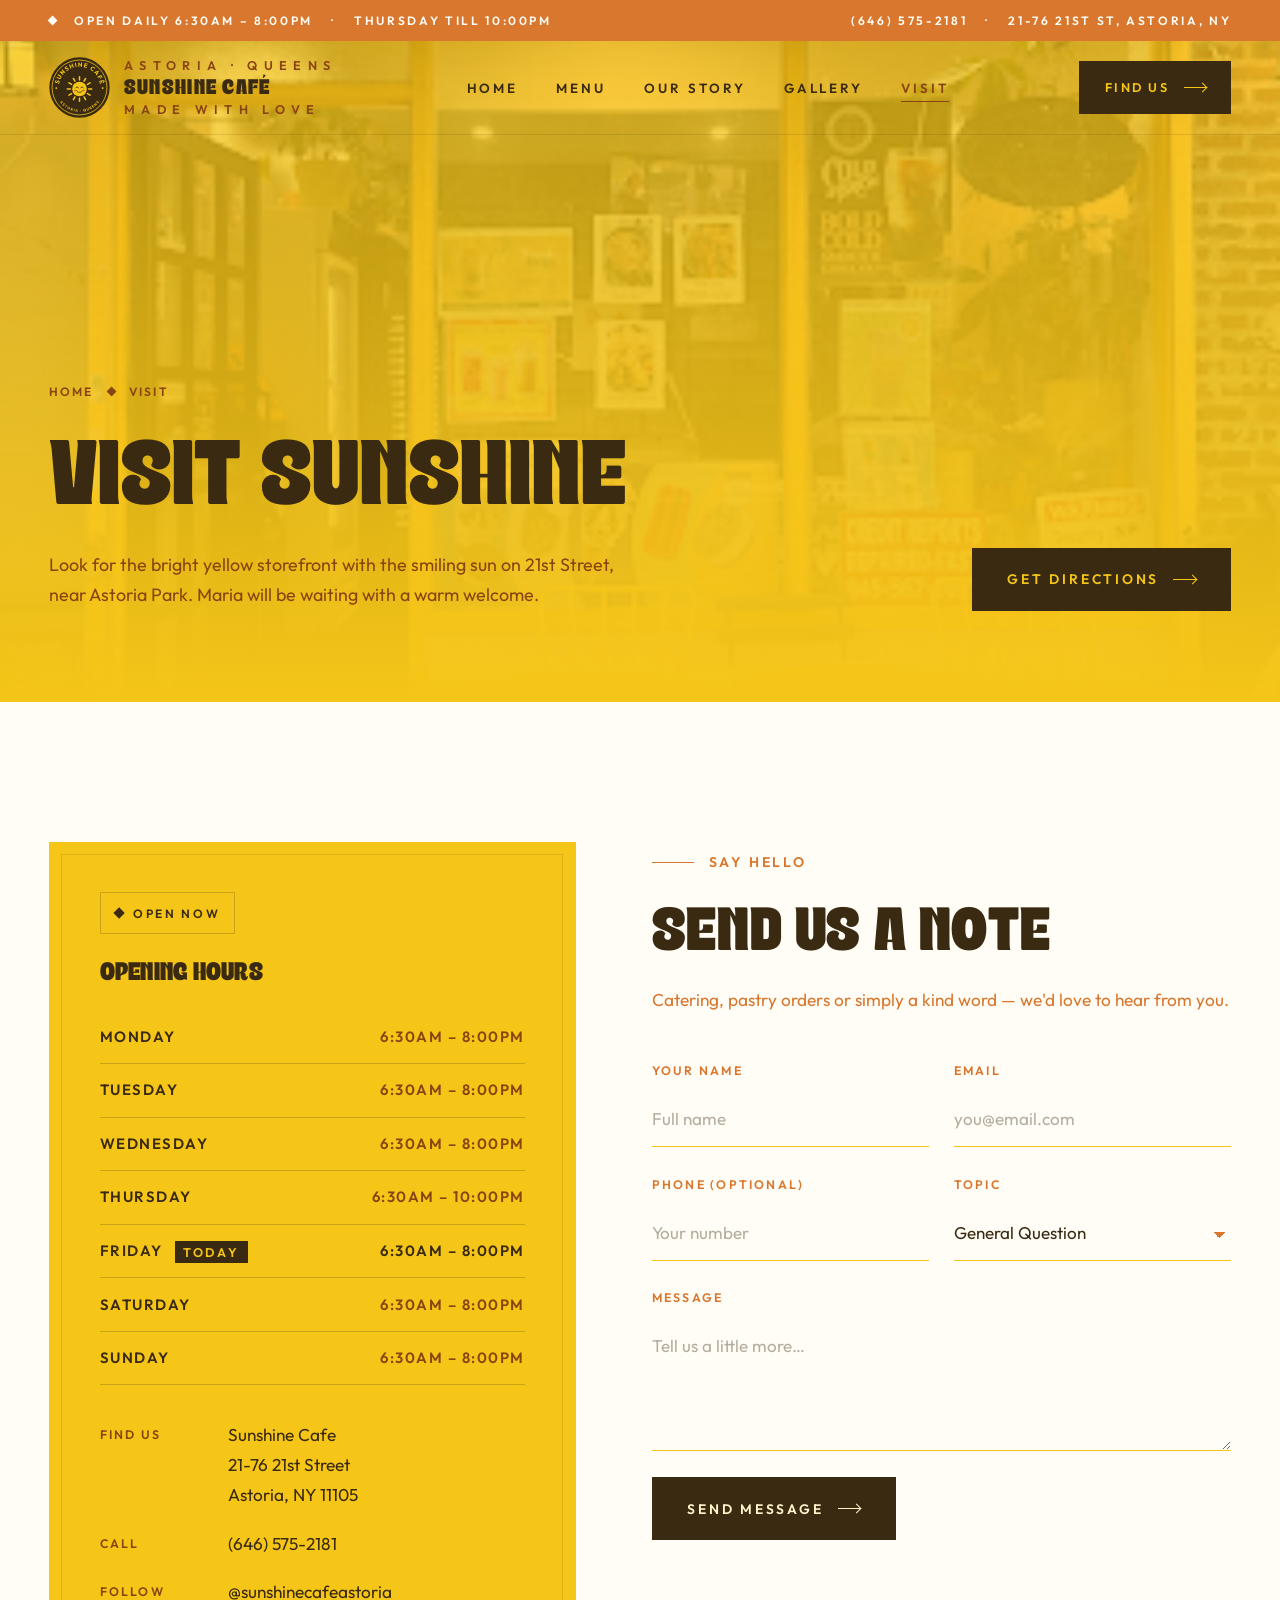
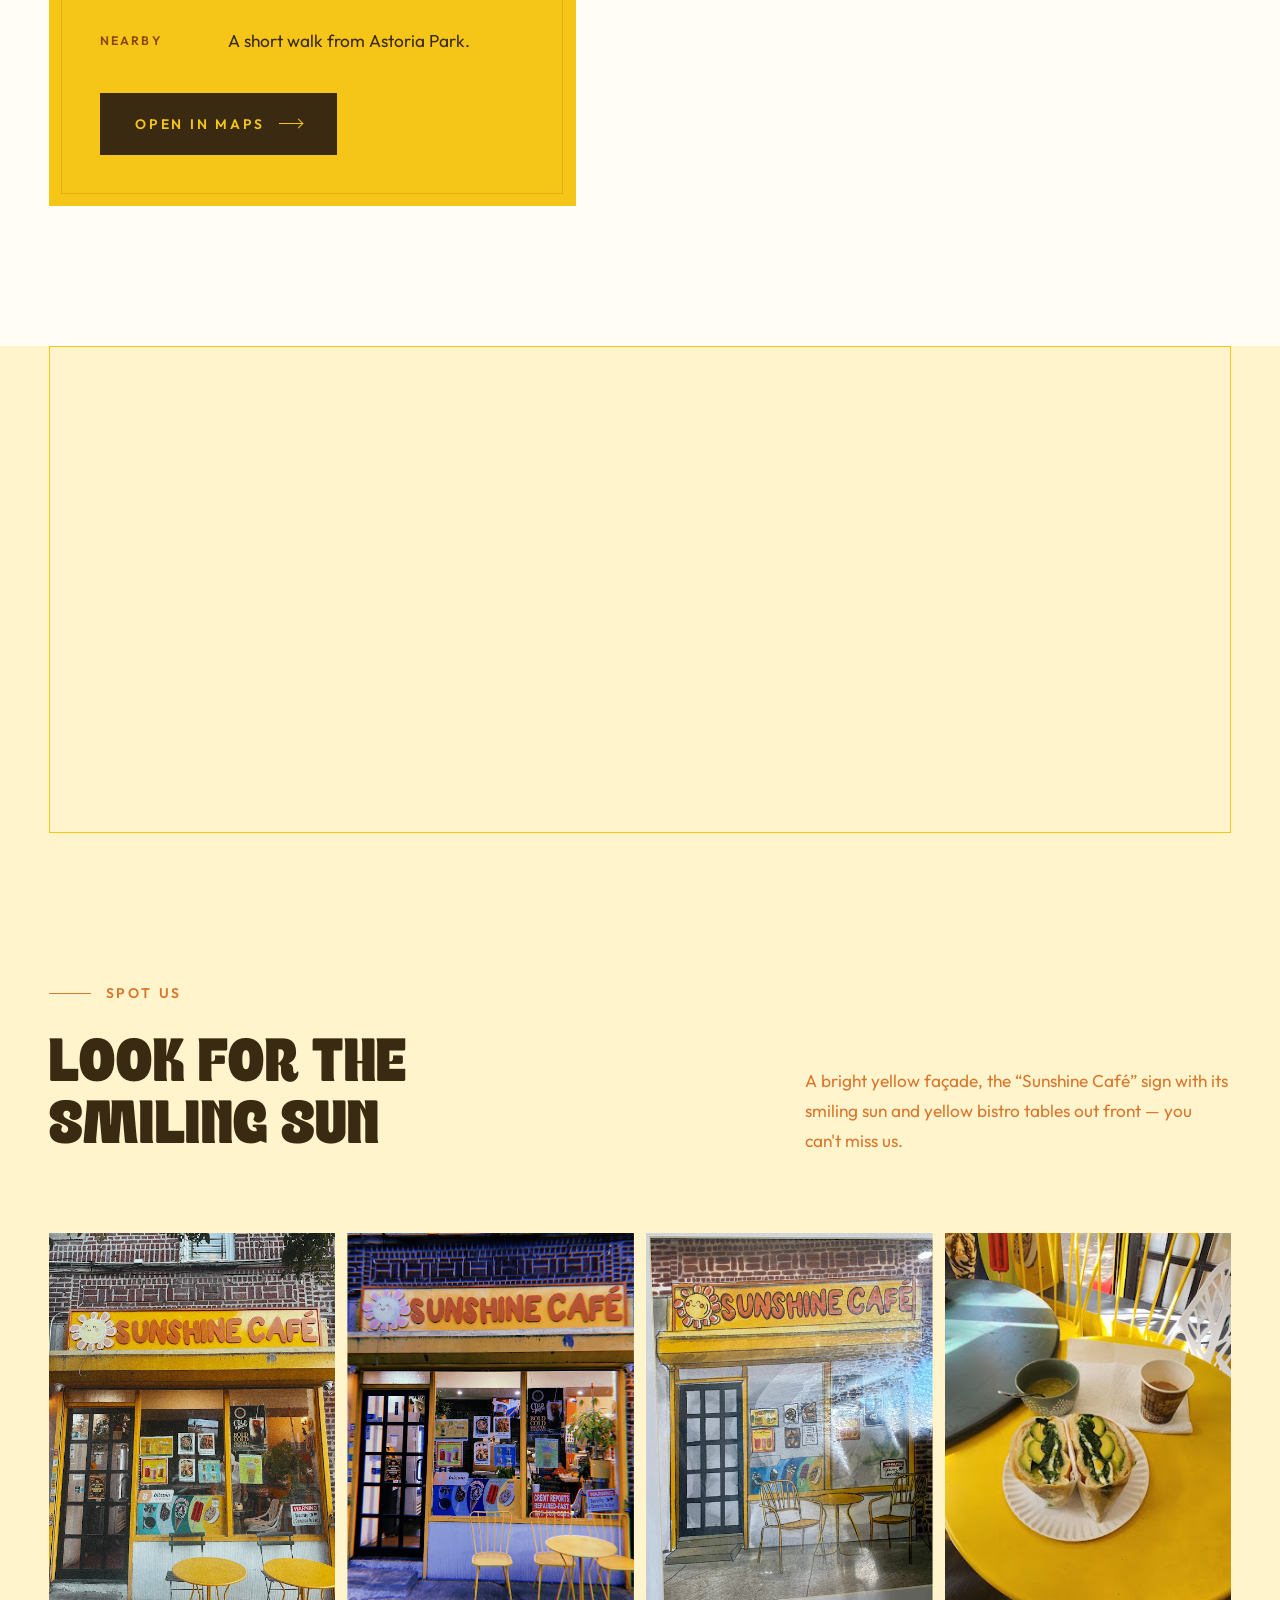
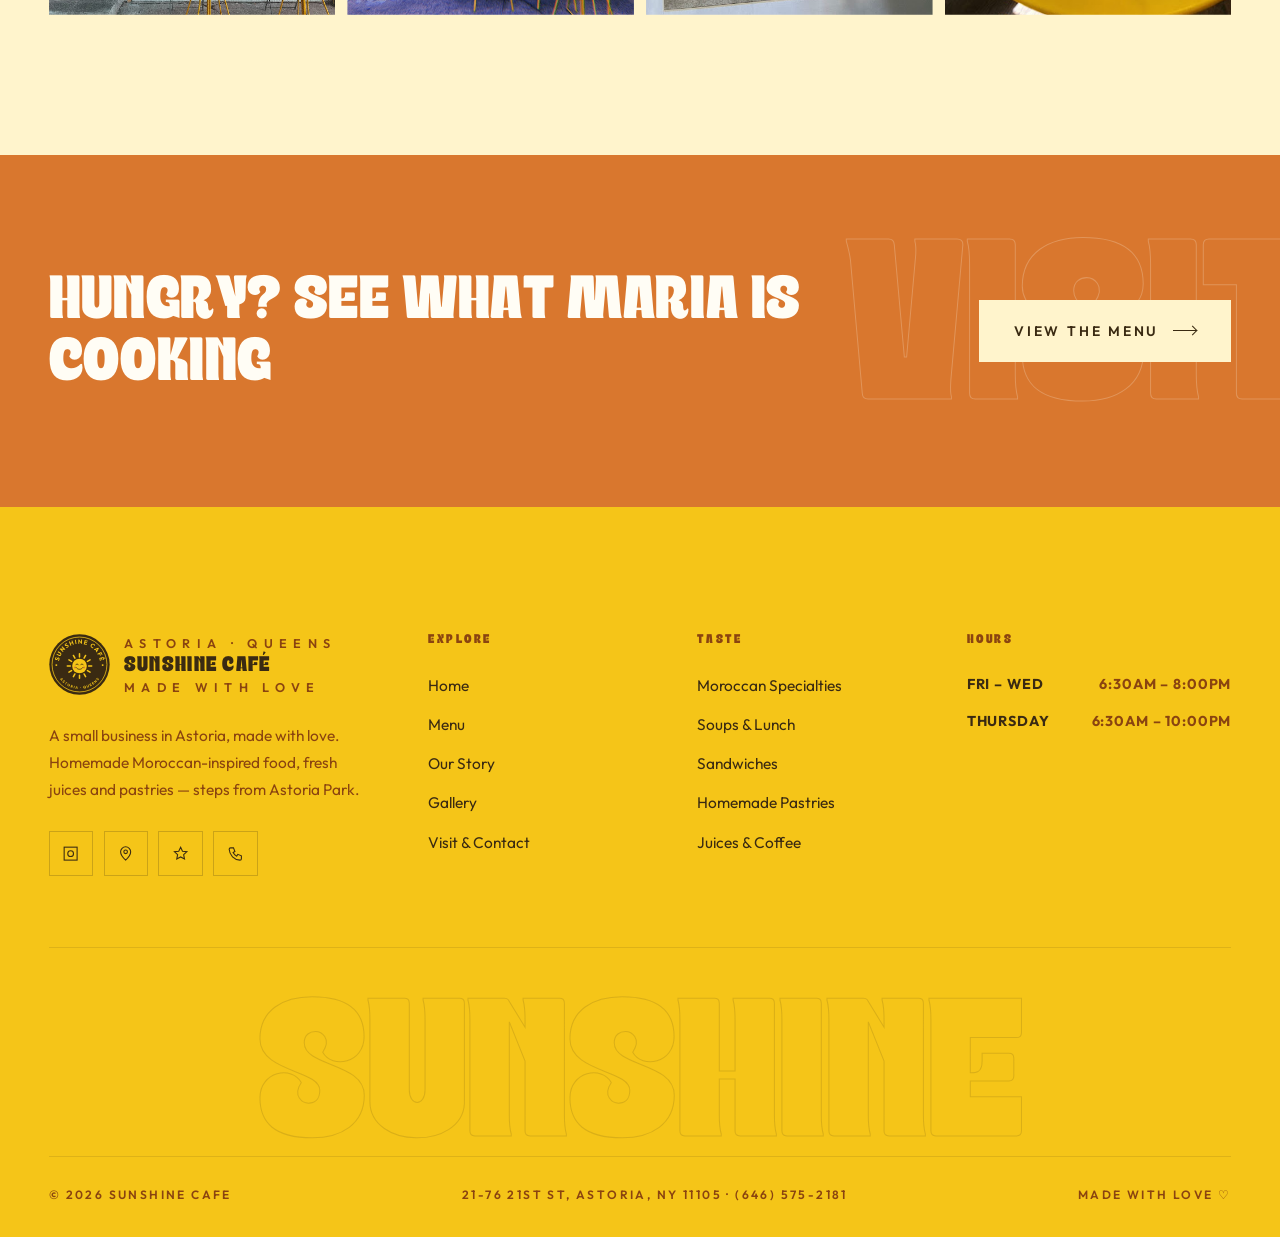
<file: visit.html>
<!DOCTYPE html>
<html lang="en">
<head>
  <meta charset="UTF-8">
  <meta name="viewport" content="width=device-width, initial-scale=1.0">
  <title>Visit & Contact — Sunshine Cafe</title>
  <meta name="description" content="Find Sunshine Cafe at 21-76 21st St, Astoria, Queens, near Astoria Park. Open daily 6:30AM–8PM, Thursdays until 10PM. Call (646) 575-2181, get directions or send us a message.">
  <meta name="theme-color" content="#F5C518">
  <meta property="og:title" content="Visit & Contact — Sunshine Cafe">
  <meta property="og:description" content="Find Sunshine Cafe at 21-76 21st St, Astoria, Queens, near Astoria Park. Open daily 6:30AM–8PM, Thursdays until 10PM. Call (646) 575-2181, get directions or send us a message.">
  <meta property="og:image" content="assets/images/unnamed%20%28100%29.jpg">
  <link rel="icon" href="assets/logo.svg" type="image/svg+xml">
  <link rel="preconnect" href="https://fonts.googleapis.com">
  <link rel="preconnect" href="https://fonts.gstatic.com" crossorigin>
  <link href="https://fonts.googleapis.com/css2?family=Outfit:wght@400;500;600;700&display=swap" rel="stylesheet">
  <link rel="stylesheet" href="css/style.css">
</head>
<body>

<header class="site-header">
  <div class="topbar">
    <div class="container">
      <div class="t-items"><span class="diamond"></span><span>Open Daily 6:30AM – 8:00PM</span><span class="t-hide">·</span><span class="t-hide">Thursday till 10:00PM</span></div>
      <div class="t-items t-hide"><a href="tel:+16465752181">(646) 575-2181</a><span>·</span><span>21-76 21st St, Astoria, NY</span></div>
    </div>
  </div>
  <nav class="navbar" aria-label="Main">
    <div class="container">
      <a href="index.html" class="logo" aria-label="Sunshine Cafe home">
        <span class="logo-mark"><img src="assets/logo.svg" alt="" width="60" height="60"></span>
        <span class="logo-text"><small>ASTORIA · QUEENS</small><strong>SUNSHINE CAFÉ</strong><small>MADE WITH LOVE</small></span>
      </a>
      <ul class="nav-links">
        <li><a href="index.html">Home</a></li>
        <li><a href="menu.html">Menu</a></li>
        <li><a href="about.html">Our Story</a></li>
        <li><a href="gallery.html">Gallery</a></li>
        <li><a href="visit.html" class="active" aria-current="page">Visit</a></li>
      </ul>
      <a href="visit.html" class="btn btn--light nav-cta">Find Us <span class="arrow"></span></a>
      <button class="menu-toggle" aria-label="Open menu" aria-expanded="false"><span></span><span></span><span></span></button>
    </div>
  </nav>
</header>

<div class="mobile-nav" aria-label="Mobile">
  <a class="m-link" href="index.html"><small>01</small>Home</a>
  <a class="m-link" href="menu.html"><small>02</small>Menu</a>
  <a class="m-link" href="about.html"><small>03</small>Our Story</a>
  <a class="m-link" href="gallery.html"><small>04</small>Gallery</a>
  <a class="m-link" href="visit.html"><small>05</small>Visit</a>
  <div class="m-foot">Open Daily 6:30AM – 8:00PM · Thu till 10PM<br>21-76 21st St, Astoria, NY 11105<br><a href="tel:+16465752181">(646) 575-2181</a></div>
</div>

<main>
<section class="page-hero">
  <div class="bg" data-parallax style="background-image:url('assets/images/unnamed%20%2836%29.jpg')"></div>
  <div class="container">
    <div class="crumbs"><a href="index.html">Home</a><span class="diamond"></span><span>Visit</span></div>
    <div class="hero-foot">
      <div>
        <h1>Visit Sunshine</h1>
        <p class="lead">Look for the bright yellow storefront with the smiling sun on 21st Street, near Astoria Park. Maria will be waiting with a warm welcome.</p>
      </div>
      <a href="https://www.google.com/maps/place/Sunshine+Cafe/@40.7806638,-73.9191628,17z/data=!4m6!3m5!1s0x89c25ffdfa6ff6df:0x8c06a8794300142!8m2!3d40.7807555!4d-73.9167841!16s%2Fg%2F11tbz7bkq2" target="_blank" rel="noopener" class="btn btn--light">Get Directions <span class="arrow"></span></a>
    </div>
  </div>
</section>

<section class="section bg-white">
  <div class="container contact-grid">
    <div class="card-dark reveal">
      <div class="status"><i></i><span>Checking hours…</span></div>
      <h3>Opening Hours</h3>
      <table class="hours">
        <tr data-day="1"><td>Monday</td><td>6:30AM – 8:00PM</td></tr>
        <tr data-day="2"><td>Tuesday</td><td>6:30AM – 8:00PM</td></tr>
        <tr data-day="3"><td>Wednesday</td><td>6:30AM – 8:00PM</td></tr>
        <tr data-day="4"><td>Thursday</td><td>6:30AM – 10:00PM</td></tr>
        <tr data-day="5"><td>Friday</td><td>6:30AM – 8:00PM</td></tr>
        <tr data-day="6"><td>Saturday</td><td>6:30AM – 8:00PM</td></tr>
        <tr data-day="0"><td>Sunday</td><td>6:30AM – 8:00PM</td></tr>
      </table>
      <div class="info-list">
        <div><span>Find Us</span><p>Sunshine Cafe<br>21-76 21st Street<br>Astoria, NY 11105</p></div>
        <div><span>Call</span><p><a href="tel:+16465752181">(646) 575-2181</a></p></div>
        <div><span>Follow</span><p><a href="https://www.instagram.com/sunshinecafeastoria/" target="_blank" rel="noopener">@sunshinecafeastoria</a></p></div>
        <div><span>Nearby</span><p>A short walk from Astoria Park.</p></div>
      </div>
      <div class="btn-row">
        <a href="https://www.google.com/maps/place/Sunshine+Cafe/@40.7806638,-73.9191628,17z/data=!4m6!3m5!1s0x89c25ffdfa6ff6df:0x8c06a8794300142!8m2!3d40.7807555!4d-73.9167841!16s%2Fg%2F11tbz7bkq2" target="_blank" rel="noopener" class="btn btn--light">Open in Maps <span class="arrow"></span></a>
      </div>
    </div>

    <div>
      <span class="eyebrow reveal">Say Hello</span>
      <h2 class="reveal" style="margin-bottom:22px">Send Us a Note</h2>
      <p class="muted reveal" style="margin-bottom:44px">Catering, pastry orders or simply a kind word — we'd love to hear from you.</p>
      <form id="contact-form" class="form reveal" novalidate>
        <div class="field"><label for="f-name">Your Name</label><input id="f-name" name="name" type="text" placeholder="Full name" required></div>
        <div class="field"><label for="f-email">Email</label><input id="f-email" name="email" type="email" placeholder="you@email.com" required></div>
        <div class="field"><label for="f-phone">Phone (Optional)</label><input id="f-phone" name="phone" type="tel" placeholder="Your number"></div>
        <div class="field"><label for="f-topic">Topic</label>
          <select id="f-topic" name="topic">
            <option>General Question</option>
            <option>Catering &amp; Large Orders</option>
            <option>Private Events</option>
            <option>Feedback</option>
          </select>
        </div>
        <div class="field full"><label for="f-msg">Message</label><textarea id="f-msg" name="message" placeholder="Tell us a little more…" required></textarea></div>
        <button type="submit" class="btn">Send Message <span class="arrow"></span></button>
        <p class="form-note" role="status" aria-live="polite"></p>
      </form>
    </div>
  </div>
</section>

<section class="section bg-cream" style="padding-top:0">
  <div class="container">
    <div class="map-wrap reveal">
      <iframe title="Map to Sunshine Cafe" src="https://www.google.com/maps?q=Sunshine+Cafe,+21-76+21st+St,+Astoria,+NY+11105&amp;ll=40.7807555,-73.9167841&amp;z=17&amp;output=embed" loading="lazy" referrerpolicy="no-referrer-when-downgrade"></iframe>
    </div>
  </div>
</section>

<section class="section bg-cream" style="padding-top:0">
  <div class="container">
    <div class="section-head">
      <div>
        <span class="eyebrow reveal">Spot Us</span>
        <h2 class="reveal">Look for the<br>Smiling Sun</h2>
      </div>
      <p class="muted reveal">A bright yellow façade, the “Sunshine Café” sign with its smiling sun and yellow bistro tables out front — you can't miss us.</p>
    </div>
    <div class="exterior-row">
      <figure class="reveal-img"><img src="assets/images/unnamed%20%28100%29.jpg" alt="Sunshine Café storefront by day" loading="lazy"></figure>
      <figure class="reveal-img d1"><img src="assets/images/unnamed%20-%202026-09-25T072002.490.jpg" alt="The Sunshine Café storefront with bistro tables" loading="lazy"></figure>
      <figure class="reveal-img d2"><img src="assets/images/unnamed%20-%202026-09-25T072002.494.jpg" alt="Illustration of the Sunshine Café storefront" loading="lazy"></figure>
      <figure class="reveal-img d3"><img src="assets/images/unnamed%20%2871%29.jpg" alt="Lunch at a yellow sidewalk table" loading="lazy"></figure>
    </div>
  </div>
</section>

<section class="cta-band">
  <div class="ghost-word" aria-hidden="true">Visit</div>
  <div class="container">
    <h2 class="reveal">Hungry? See What Maria Is Cooking</h2>
    <a href="menu.html" class="btn btn--light reveal">View the Menu <span class="arrow"></span></a>
  </div>
</section>
</main>

<footer class="site-footer">
  <div class="container">
    <div class="footer-top">
      <div>
        <a href="index.html" class="logo">
          <span class="logo-mark"><img src="assets/logo.svg" alt="" width="60" height="60"></span>
          <span class="logo-text"><small>ASTORIA · QUEENS</small><strong>SUNSHINE CAFÉ</strong><small>MADE WITH LOVE</small></span>
        </a>
        <p>A small business in Astoria, made with love. Homemade Moroccan-inspired food, fresh juices and pastries — steps from Astoria Park.</p>
        <div class="socials">
          <a href="https://www.instagram.com/sunshinecafeastoria/" target="_blank" rel="noopener" aria-label="Instagram @sunshinecafeastoria"><svg viewBox="0 0 24 24"><rect x="3" y="3" width="18" height="18"/><circle cx="12" cy="12" r="4"/><path d="M17.5 6.5h.01"/></svg></a>
          <a href="https://www.google.com/maps/place/Sunshine+Cafe/@40.7806638,-73.9191628,17z/data=!4m6!3m5!1s0x89c25ffdfa6ff6df:0x8c06a8794300142!8m2!3d40.7807555!4d-73.9167841!16s%2Fg%2F11tbz7bkq2" target="_blank" rel="noopener" aria-label="Sunshine Cafe on Google Maps"><svg viewBox="0 0 24 24"><path d="M12 21s-7-6.2-7-11.5A7 7 0 0 1 19 9.5C19 14.8 12 21 12 21z"/><circle cx="12" cy="9.5" r="2.5"/></svg></a>
          <a href="https://www.yelp.com/biz/sunshine-cafe-queens-2" target="_blank" rel="noopener" aria-label="Sunshine Cafe on Yelp"><svg viewBox="0 0 24 24"><path d="M12 3l2.6 5.6 6.1.7-4.5 4.2 1.2 6L12 16.6 6.6 19.5l1.2-6L3.3 9.3l6.1-.7z"/></svg></a>
          <a href="tel:+16465752181" aria-label="Call (646) 575-2181"><svg viewBox="0 0 24 24"><path d="M5 4h4l2 5-2.5 1.5a11 11 0 0 0 5 5L15 13l5 2v4a2 2 0 0 1-2 2A16 16 0 0 1 3 6a2 2 0 0 1 2-2"/></svg></a>
        </div>
      </div>
      <div>
        <h4>Explore</h4>
        <ul>
          <li><a href="index.html">Home</a></li>
          <li><a href="menu.html">Menu</a></li>
          <li><a href="about.html">Our Story</a></li>
          <li><a href="gallery.html">Gallery</a></li>
          <li><a href="visit.html">Visit &amp; Contact</a></li>
        </ul>
      </div>
      <div>
        <h4>Taste</h4>
        <ul>
          <li><a href="menu.html#moroccan">Moroccan Specialties</a></li>
          <li><a href="menu.html#soups">Soups &amp; Lunch</a></li>
          <li><a href="menu.html#sandwiches">Sandwiches</a></li>
          <li><a href="menu.html#pastries">Homemade Pastries</a></li>
          <li><a href="menu.html#drinks">Juices &amp; Coffee</a></li>
        </ul>
      </div>
      <div>
        <h4>Hours</h4>
        <ul class="footer-hours">
          <li><span>Fri – Wed</span><span>6:30AM – 8:00PM</span></li>
          <li><span>Thursday</span><span>6:30AM – 10:00PM</span></li>
        </ul>
      </div>
    </div>
    <div class="footer-word" aria-hidden="true">Sunshine</div>
    <div class="footer-bottom">
      <span>© <span data-year>2026</span> Sunshine Cafe</span>
      <span>21-76 21st St, Astoria, NY 11105 · <a href="tel:+16465752181">(646) 575-2181</a></span>
      <span>Made with Love ♡</span>
    </div>
  </div>
</footer>

<button class="back-top" aria-label="Back to top"><svg viewBox="0 0 24 24"><path d="M12 19V5M5 12l7-7 7 7"/></svg></button>

<script src="js/main.js"></script>
</body>
</html>
</file>
<file: css/style.css>
/* =========================================================
   SUNSHINE CAFÉ — premium stylesheet (sunshine yellow)
   Palette (only these five):
   White #FFFDF5 · Cream #FFF4CC · Beige #F5C518
   Coffee Bean #D9772E · Espresso Brown #3A2A12
   ========================================================= */

@font-face {
  font-family: "Food Brand";
  src: url("../food-brand-demo.regular.otf") format("opentype");
  font-weight: normal;
  font-style: normal;
  font-display: swap;
}

:root {
  --white: #FFFDF5;
  --cream: #FFF4CC;
  --beige: #F5C518;
  --coffee: #D9772E;
  --espresso: #3A2A12;

  /* tints built only from the palette */
  --espresso-92: rgba(58, 42, 18, .92);
  --espresso-80: rgba(58, 42, 18, .80);
  --espresso-60: rgba(58, 42, 18, .60);
  --espresso-15: rgba(58, 42, 18, .15);
  --cream-70: rgba(255, 244, 204, .70);
  --cream-20: rgba(255, 244, 204, .20);
  --cream-12: rgba(255, 244, 204, .12);
  --beige-40: rgba(245, 197, 24, .40);

  /* brand font for headings only; the demo font has no numerals, Outfit supplies them */
  --font-display: "Food Brand", "Outfit", system-ui, sans-serif;
  --font: "Outfit", system-ui, sans-serif;

  /* viewport scaling: --vw and --vh are 1% of the DESIGN viewport,
     --z is the factor the page is scaled by on screens wider than it */
  --z: 1;
  --vw: 1vw;
  --vh: 1vh;

  --container: 1320px;
  --gutter: clamp(16px, calc(4 * var(--vw)), 48px);
  --section: clamp(80px, calc(11 * var(--vw)), 160px);
  --ease: cubic-bezier(.22, .61, .36, 1);
  --ease-out: cubic-bezier(.16, 1, .3, 1);
}

/* ---------- reset ---------- */
*, *::before, *::after { box-sizing: border-box; margin: 0; padding: 0; border-radius: 0; }
html { scroll-behavior: smooth; -webkit-text-size-adjust: 100%; }
body {
  font-family: var(--font);
  font-weight: 400;
  font-size: 1.0625rem;
  line-height: 1.75;
  letter-spacing: 0;
  color: var(--espresso);
  background: var(--white);
  -webkit-font-smoothing: antialiased;
  overflow-x: hidden;
}
img { display: block; max-width: 100%; height: auto; }
a { color: inherit; text-decoration: none; }
button, input, textarea, select { font: inherit; color: inherit; letter-spacing: inherit; }
button { cursor: pointer; background: none; border: 0; }
ul { list-style: none; }
::selection { background: var(--coffee); color: var(--cream); }

::-webkit-scrollbar { width: 10px; }
::-webkit-scrollbar-track { background: var(--cream); }
::-webkit-scrollbar-thumb { background: var(--coffee); }

h1, h2, h3, h4, h5, h6,
.logo-mark, .logo-text strong, .marquee-group, .hero-bg-word, .ghost-word, .footer-word, .hero-badge strong {
  font-family: var(--font-display);
  font-weight: normal;
  font-synthesis: none;
}
h1, h2, h3, h4, h5, h6 {
  font-weight: normal;
  text-transform: uppercase;
  line-height: 1.02;
  letter-spacing: .01em;
}
h1 { font-size: clamp(2.9rem, calc(7.2 * var(--vw)), 6.6rem); }
h2 { font-size: clamp(2.2rem, calc(4.8 * var(--vw)), 4.2rem); }
h3 { font-size: clamp(1.35rem, calc(2 * var(--vw)), 1.7rem); }
h4 { font-size: 1.1rem; letter-spacing: .06em; }

.container { width: 100%; max-width: var(--container); margin: 0 auto; padding: 0 var(--gutter); }
.section { padding: var(--section) 0; position: relative; overflow-x: clip; }
.bg-white { background: var(--white); }
.bg-cream { background: var(--cream); }
.bg-beige { background: var(--beige); }
.bg-coffee { background: var(--coffee); color: var(--cream); }
.bg-espresso { background: var(--espresso); color: var(--cream); }

.accent { color: var(--beige); }
.bg-cream .accent, .bg-white .accent, .bg-beige .accent { color: var(--coffee); }

/* ---------- eyebrow / labels ---------- */
.eyebrow {
  display: inline-flex; align-items: center; gap: 14px;
  font-size: .86rem; letter-spacing: .2em; text-transform: uppercase;
  color: var(--coffee); margin-bottom: 26px;
}
.eyebrow::before { content: ""; width: 42px; height: 1px; background: currentColor; }
.bg-espresso .eyebrow, .bg-coffee .eyebrow, .hero .eyebrow, .page-hero .eyebrow, .quote-band .eyebrow, .card-dark .eyebrow, .cta-band .eyebrow { color: var(--beige); }

.lead { font-size: clamp(1.1rem, calc(1.4 * var(--vw)), 1.25rem); line-height: 1.7; }
.muted { color: var(--coffee); }
.bg-espresso .muted, .bg-coffee .muted { color: var(--beige); }

/* ---------- buttons ---------- */
.btn {
  position: relative; display: inline-flex; align-items: center; gap: 14px;
  padding: 18px 34px; font-size: .85rem; letter-spacing: .2em; text-transform: uppercase;
  border: 1px solid var(--espresso); color: var(--cream); background: var(--espresso);
  overflow: hidden; isolation: isolate; transition: color .5s var(--ease);
  white-space: nowrap;
}
.btn::before {
  content: ""; position: absolute; inset: 0; z-index: -1;
  background: var(--coffee); transform: scaleY(0); transform-origin: bottom;
  transition: transform .5s var(--ease-out);
}
.btn:hover::before { transform: scaleY(1); }
.btn .arrow { width: 22px; height: 1px; background: currentColor; position: relative; transition: width .4s var(--ease); }
.btn .arrow::after {
  content: ""; position: absolute; right: 0; top: -3px; width: 7px; height: 7px;
  border-top: 1px solid currentColor; border-right: 1px solid currentColor; transform: rotate(45deg);
}
.btn:hover .arrow { width: 32px; }

.btn--light { background: var(--cream); color: var(--espresso); border-color: var(--cream); }
.btn--light::before { background: var(--white); }
.btn--outline { background: transparent; color: var(--espresso); }
.btn--outline::before { background: var(--espresso); }
.btn--outline:hover { color: var(--cream); }
.btn--outline-light { background: transparent; color: var(--cream); border-color: var(--cream-70); }
.btn--outline-light::before { background: var(--cream); }
.btn--outline-light:hover { color: var(--espresso); }

.link-line {
  display: inline-flex; align-items: center; gap: 12px;
  font-size: .85rem; letter-spacing: .2em; text-transform: uppercase;
  padding-bottom: 6px; position: relative;
}
.link-line::after {
  content: ""; position: absolute; left: 0; bottom: 0; width: 100%; height: 1px;
  background: currentColor; transform-origin: right; transition: transform .5s var(--ease-out);
}
.link-line:hover::after { transform: scaleX(0); transform-origin: left; }

/* ---------- diamond divider glyph ---------- */
.diamond { display: inline-block; width: 7px; height: 7px; background: currentColor; transform: rotate(45deg); flex: none; }

/* =========================================================
   HEADER
   ========================================================= */
.site-header { position: fixed; inset: 0 0 auto 0; z-index: 100; color: var(--cream); }
.topbar {
  background: var(--coffee); font-size: .74rem; letter-spacing: .22em; text-transform: uppercase;
  overflow: hidden; max-height: 40px; transition: max-height .5s var(--ease);
}
.topbar .container { display: flex; justify-content: space-between; align-items: center; height: 40px; gap: 24px; }
.topbar .t-items { display: flex; align-items: center; gap: 18px; }
.topbar a:hover { color: var(--beige); }
.site-header.scrolled .topbar { max-height: 0; }

.navbar { transition: background .5s var(--ease), box-shadow .5s var(--ease); border-bottom: 1px solid var(--cream-12); }
.site-header.scrolled .navbar { background: var(--espresso-92); backdrop-filter: blur(10px); -webkit-backdrop-filter: blur(10px); }
.navbar .container { display: flex; align-items: center; justify-content: space-between; height: 92px; transition: height .5s var(--ease); }
.site-header.scrolled .navbar .container { height: 76px; }

.logo { display: flex; align-items: center; gap: 14px; line-height: 1; }
.logo-mark { width: 60px; height: 60px; flex: none; display: block; transition: width .5s var(--ease), height .5s var(--ease); }
.logo-mark img { width: 100%; height: 100%; display: block; }
.site-header.scrolled .logo-mark { width: 52px; height: 52px; }
.logo-text { display: flex; flex-direction: column; gap: 5px; }
.logo-text strong { font-weight: normal; font-size: 1.3rem; letter-spacing: .06em; }
.logo-text small { font-size: .78rem; letter-spacing: .5em; color: var(--beige); }

.nav-links { display: flex; align-items: center; gap: clamp(22px, calc(3 * var(--vw)), 44px); }
.nav-links a {
  font-size: .82rem; letter-spacing: .22em; text-transform: uppercase; position: relative; padding: 6px 0;
}
.nav-links a::after {
  content: ""; position: absolute; left: 0; bottom: 0; height: 1px; width: 100%;
  background: var(--beige); transform: scaleX(0); transform-origin: right; transition: transform .45s var(--ease-out);
}
.nav-links a:hover::after, .nav-links a.active::after { transform: scaleX(1); transform-origin: left; }
.nav-links a.active { color: var(--beige); }
.nav-cta { padding: 14px 24px; font-size: .78rem; }

.menu-toggle { display: none; width: 46px; height: 46px; border: 1px solid var(--cream-20); position: relative; z-index: 120; }
.menu-toggle span { position: absolute; left: 12px; right: 12px; height: 1px; background: var(--cream); transition: transform .4s var(--ease), opacity .3s; }
.menu-toggle span:nth-child(1) { top: 17px; }
.menu-toggle span:nth-child(2) { top: 23px; }
.menu-toggle span:nth-child(3) { top: 29px; }
body.nav-open .menu-toggle span:nth-child(1) { transform: translateY(6px) rotate(45deg); }
body.nav-open .menu-toggle span:nth-child(2) { opacity: 0; }
body.nav-open .menu-toggle span:nth-child(3) { transform: translateY(-6px) rotate(-45deg); }

.mobile-nav {
  position: fixed; inset: 0; z-index: 110; background: var(--espresso); color: var(--cream);
  display: flex; flex-direction: column; justify-content: center; padding: 120px var(--gutter) 40px;
  clip-path: inset(0 0 100% 0); transition: clip-path .7s var(--ease-out); visibility: hidden;
}
body.nav-open .mobile-nav { clip-path: inset(0 0 0 0); visibility: visible; }
body.nav-open { overflow: hidden; }
.mobile-nav a.m-link {
  display: flex; align-items: baseline; gap: 18px; font-size: clamp(2.2rem, calc(10 * var(--vw)), 3.4rem);
  text-transform: uppercase; line-height: 1.25; border-bottom: 1px solid var(--cream-12); padding: 10px 0;
}
.mobile-nav a.m-link small { font-size: .8rem; color: var(--beige); letter-spacing: .2em; }
.mobile-nav .m-foot { margin-top: 40px; font-size: .8rem; letter-spacing: .18em; text-transform: uppercase; color: var(--beige); line-height: 2; }

/* =========================================================
   HOME HERO
   ========================================================= */
.hero {
  position: relative; min-height: calc(100 * var(--vh)); background: var(--espresso); color: var(--cream);
  padding: 190px 0 90px; overflow: hidden; display: flex; align-items: center;
}
.hero-bg-word {
  position: absolute; left: calc(-2 * var(--vw)); bottom: calc(-4 * var(--vw)); font-size: calc(26 * var(--vw)); line-height: .8; text-transform: uppercase;
  color: transparent; -webkit-text-stroke: 1px var(--cream-12); pointer-events: none; white-space: nowrap; user-select: none;
}
.hero-grid { display: grid; grid-template-columns: 1.08fr 1fr; gap: clamp(40px, calc(6 * var(--vw)), 96px); align-items: center; position: relative; }
.hero h1 { margin-bottom: 30px; }
.hero h1 .line { display: block; overflow: hidden; }
.hero h1 .line > span { display: inline-block; transform: translateY(105%); animation: rise 1.1s var(--ease-out) forwards; }
.hero h1 .line:nth-child(2) > span { animation-delay: .12s; }
.hero h1 .line:nth-child(3) > span { animation-delay: .24s; }
@keyframes rise { to { transform: translateY(0); } }
.hero .lead { max-width: 520px; color: var(--beige); margin-bottom: 42px; }
.hero-actions { display: flex; flex-wrap: wrap; gap: 16px; margin-bottom: 64px; }
.hero-meta { display: grid; grid-template-columns: repeat(3, auto); gap: 0; border-top: 1px solid var(--cream-20); padding-top: 26px; max-width: 560px; }
.hero-meta div { padding-right: 26px; margin-right: 26px; border-right: 1px solid var(--cream-20); }
.hero-meta div:last-child { border: 0; margin: 0; padding: 0; }
.hero-meta span { display: block; font-size: .76rem; letter-spacing: .18em; color: var(--beige); text-transform: uppercase; }
.hero-meta strong { font-weight: normal; font-size: 1.05rem; letter-spacing: .06em; text-transform: uppercase; }

.hero-collage { position: relative; display: grid; grid-template-columns: 1.25fr 1fr; grid-template-rows: 1fr 1fr; gap: 16px; height: min(calc(72 * var(--vh)), 680px); }
.hero-collage figure { position: relative; overflow: hidden; }
.hero-collage figure:first-child { grid-row: span 2; }
.hero-collage img { width: 100%; height: 100%; object-fit: cover; transform: scale(1.08); animation: settle 1.8s var(--ease-out) forwards; }
@keyframes settle { to { transform: scale(1); } }
.hero-collage::before {
  content: ""; position: absolute; inset: -18px 18px 18px -18px; border: 1px solid var(--cream-20); pointer-events: none;
}
/* desktop: collage fills the whole right side of the hero, under the nav to the bottom edge */
@media (min-width: 1101px) {
  .hero-grid { position: static; }
  .hero-collage { position: absolute; top: 132px; right: 0; bottom: 0; width: calc(46 * var(--vw)); height: auto; gap: 12px; z-index: 1; }
  .hero-collage::before { display: none; }
  .hero-badge { bottom: 56px; }
}
.hero-badge {
  position: absolute; left: -42px; bottom: 40px; background: var(--cream); color: var(--espresso);
  padding: 22px 26px; max-width: 250px; z-index: 2; box-shadow: 0 30px 60px -30px rgba(58, 42, 18, .8);
}
.hero-badge span { display: block; font-size: .74rem; letter-spacing: .2em; text-transform: uppercase; color: var(--coffee); margin-bottom: 6px; }
.hero-badge strong { font-weight: normal; font-size: 1.35rem; text-transform: uppercase; line-height: 1.1; display: block; }
.hero-badge p { font-size: .88rem; line-height: 1.5; color: var(--coffee); margin-top: 8px; }

.scroll-cue { position: absolute; left: 50%; bottom: 28px; transform: translateX(-50%); display: flex; flex-direction: column; align-items: center; gap: 10px; font-size: .78rem; letter-spacing: .22em; color: var(--beige); text-transform: uppercase; }
.scroll-cue i { width: 1px; height: 46px; background: var(--cream-20); position: relative; overflow: hidden; }
.scroll-cue i::after { content: ""; position: absolute; left: 0; top: -50%; width: 1px; height: 50%; background: var(--cream); animation: drip 2.2s var(--ease) infinite; }
@keyframes drip { to { top: 100%; } }

/* =========================================================
   MARQUEE
   ========================================================= */
.marquee { background: var(--cream); color: var(--espresso); overflow: hidden; border-block: 1px solid var(--beige); padding: 26px 0; }
.marquee-track { display: flex; width: max-content; animation: marquee 40s linear infinite; }
.marquee:hover .marquee-track { animation-play-state: paused; }
.marquee-group { display: flex; align-items: center; gap: 40px; padding-right: 40px; font-size: clamp(1.4rem, calc(2.6 * var(--vw)), 2.2rem); text-transform: uppercase; white-space: nowrap; }
.marquee-group .diamond { color: var(--coffee); width: 10px; height: 10px; }
.marquee-group .ghost { color: transparent; -webkit-text-stroke: 1px var(--espresso); }
@keyframes marquee { to { transform: translateX(-50%); } }

/* =========================================================
   STORY / INTRO
   ========================================================= */
.split { display: grid; grid-template-columns: 1fr 1fr; gap: clamp(48px, calc(7 * var(--vw)), 120px); align-items: center; }
.split--reverse > :first-child { order: 2; }

.stack-images { position: relative; padding: 0 12% 16% 0; }
.stack-images .img-main { overflow: hidden; aspect-ratio: 4 / 5; }
.stack-images .img-main img { width: 100%; height: 100%; object-fit: cover; }
.stack-images .img-float {
  position: absolute; right: 0; bottom: 0; width: 48%; aspect-ratio: 3 / 4; overflow: hidden;
  border: 12px solid var(--white); box-shadow: 0 40px 70px -40px rgba(58, 42, 18, .55);
}
.bg-cream .stack-images .img-float { border-color: var(--cream); }
.stack-images .img-float img { width: 100%; height: 100%; object-fit: cover; }
.stack-images .frame-line { position: absolute; top: -22px; left: -22px; width: 60%; height: 60%; border-top: 1px solid var(--coffee); border-left: 1px solid var(--coffee); pointer-events: none; }
.stack-images .tag {
  position: absolute; left: 24px; top: 24px; background: var(--espresso); color: var(--cream);
  font-size: .76rem; letter-spacing: .2em; text-transform: uppercase; padding: 10px 16px;
}

.text-block h2 { margin-bottom: 28px; }
.text-block p + p { margin-top: 18px; }
.text-block .btn, .text-block .link-line { margin-top: 40px; }

.features { display: grid; grid-template-columns: repeat(3, 1fr); margin-top: 44px; border-top: 1px solid var(--beige); }
.features div { padding: 24px 20px 0 0; }
.features div + div { padding-left: 20px; border-left: 1px solid var(--beige); }
.features strong { display: block; font-weight: normal; font-size: 1.05rem; text-transform: uppercase; letter-spacing: .04em; line-height: 1.2; margin-bottom: 6px; }
.features span { font-size: .9rem; color: var(--coffee); line-height: 1.5; display: block; }

/* =========================================================
   SECTION HEADERS
   ========================================================= */
.section-head { display: flex; justify-content: space-between; align-items: flex-end; gap: 40px; margin-bottom: clamp(48px, calc(6 * var(--vw)), 80px); flex-wrap: wrap; }
.section-head h2 { max-width: 760px; }
.section-head p { max-width: 420px; }
.section-head.center { flex-direction: column; align-items: center; text-align: center; }
.section-head.center .eyebrow::after { content: ""; width: 42px; height: 1px; background: currentColor; }

/* =========================================================
   SIGNATURE DRINKS
   ========================================================= */
.sig-grid { display: grid; grid-template-columns: repeat(3, 1fr); gap: clamp(20px, calc(2.4 * var(--vw)), 36px); }
.sig-card { position: relative; }
.sig-card .media { position: relative; overflow: hidden; aspect-ratio: 3 / 4; margin-bottom: 28px; }
.sig-card .media img { width: 100%; height: 100%; object-fit: cover; transition: transform 1.2s var(--ease-out); }
.sig-card:hover .media img { transform: scale(1.07); }
.sig-card .media::after { content: ""; position: absolute; inset: 14px; border: 1px solid var(--cream-20); transition: inset .6s var(--ease-out); pointer-events: none; }
.sig-card:hover .media::after { inset: 22px; }
.sig-card .num { position: absolute; top: 24px; left: 24px; z-index: 1; font-size: .78rem; letter-spacing: .18em; background: var(--espresso); color: var(--cream); padding: 8px 12px; }
.sig-card .kind { font-size: .78rem; letter-spacing: .2em; text-transform: uppercase; color: var(--beige); display: block; margin-bottom: 10px; }
.sig-card h3 { margin-bottom: 12px; }
.sig-card p { color: var(--beige); font-size: .98rem; line-height: 1.65; max-width: 360px; }
.sig-grid .sig-card:nth-child(2) { margin-top: 70px; }

/* =========================================================
   MENU PREVIEW (tabs)
   ========================================================= */
.tabs { display: flex; gap: 0; border-bottom: 1px solid var(--beige); margin-bottom: 50px; overflow-x: auto; scrollbar-width: none; }
.tabs::-webkit-scrollbar { display: none; }
.tab-btn {
  padding: 18px 28px; font-size: .82rem; letter-spacing: .2em; text-transform: uppercase; color: var(--coffee);
  position: relative; white-space: nowrap; transition: color .3s;
}
.tab-btn::after { content: ""; position: absolute; left: 0; right: 0; bottom: -1px; height: 2px; background: var(--espresso); transform: scaleX(0); transition: transform .5s var(--ease-out); }
.tab-btn.active { color: var(--espresso); }
.tab-btn.active::after { transform: scaleX(1); }

.menu-preview { display: grid; grid-template-columns: 1fr 420px; gap: clamp(40px, calc(6 * var(--vw)), 90px); align-items: start; }
.tab-panel { display: none; }
.tab-panel.active { display: block; animation: fadeUp .7s var(--ease-out); }
@keyframes fadeUp { from { opacity: 0; transform: translateY(18px); } to { opacity: 1; transform: none; } }

.menu-list li { display: grid; grid-template-columns: 1fr auto; gap: 6px 20px; padding: 22px 0; border-bottom: 1px solid var(--beige-40); }
.menu-list li:first-child { padding-top: 0; }
.menu-list h4 { display: flex; align-items: baseline; gap: 16px; font-size: 1.15rem; letter-spacing: .04em; }
.menu-list .tag-sm { font-size: .76rem; letter-spacing: .22em; text-transform: uppercase; background: var(--espresso); color: var(--cream); padding: 4px 9px; line-height: 1.4; }
.menu-list .opt { font-size: .74rem; letter-spacing: .2em; text-transform: uppercase; color: var(--coffee); align-self: center; }
.menu-list p { grid-column: 1 / -1; color: var(--coffee); font-size: .95rem; line-height: 1.6; }

.preview-media { position: sticky; top: 120px; }
.preview-media .frame { position: relative; aspect-ratio: 4 / 5; overflow: hidden; }
.preview-media img { position: absolute; inset: 0; width: 100%; height: 100%; object-fit: cover; opacity: 0; transform: scale(1.05); transition: opacity .8s var(--ease), transform 1.2s var(--ease-out); }
.preview-media img.active { opacity: 1; transform: scale(1); }
.preview-media .caption { margin-top: 18px; display: flex; justify-content: space-between; font-size: .75rem; letter-spacing: .22em; text-transform: uppercase; color: var(--coffee); }

/* =========================================================
   THE SPACE MOSAIC
   ========================================================= */
.mosaic { display: grid; grid-template-columns: repeat(12, 1fr); grid-auto-rows: 110px; gap: 16px; }
.mosaic figure { position: relative; overflow: hidden; }
.mosaic img { width: 100%; height: 100%; object-fit: cover; transition: transform 1.2s var(--ease-out); }
.mosaic figure:hover img { transform: scale(1.06); }
.mosaic figcaption {
  position: absolute; left: 0; bottom: 0; background: var(--espresso); color: var(--cream);
  font-size: .74rem; letter-spacing: .18em; text-transform: uppercase; padding: 10px 14px;
  transform: translateY(100%); transition: transform .5s var(--ease-out);
}
.mosaic figure:hover figcaption { transform: none; }
.m-a { grid-column: 1 / 6; grid-row: span 6; }
.m-b { grid-column: 6 / 10; grid-row: span 3; }
.m-c { grid-column: 10 / 13; grid-row: span 4; }
.m-d { grid-column: 6 / 10; grid-row: span 3; }
.m-e { grid-column: 10 / 13; grid-row: span 2; }

/* =========================================================
   NEON QUOTE BAND
   ========================================================= */
.quote-band { position: relative; color: var(--cream); padding: clamp(120px, calc(16 * var(--vw)), 220px) 0; overflow: hidden; text-align: center; }
.quote-band .bg { position: absolute; inset: -10% 0; background-size: cover; background-position: center; will-change: transform; }
.quote-band::after { content: ""; position: absolute; inset: 0; background: linear-gradient(180deg, var(--espresso-80), var(--espresso-92)); }
.quote-band .container { position: relative; z-index: 1; }
.quote-band h2 { font-size: clamp(2.6rem, calc(7 * var(--vw)), 6rem); margin-bottom: 26px; }
.quote-band p { max-width: 640px; margin: 0 auto 40px; color: var(--beige); }

/* =========================================================
   BAKEHOUSE ROW
   ========================================================= */
.bake-grid { display: grid; grid-template-columns: repeat(4, 1fr); gap: 0; border-top: 1px solid var(--beige); border-left: 1px solid var(--beige); }
.bake-item { border-right: 1px solid var(--beige); border-bottom: 1px solid var(--beige); padding: 22px; background: var(--white); transition: background .5s var(--ease); }
.bake-item:hover { background: var(--cream); }
.bake-item .media { aspect-ratio: 1 / 1.15; overflow: hidden; margin-bottom: 22px; }
.bake-item .media img { width: 100%; height: 100%; object-fit: cover; transition: transform 1.1s var(--ease-out); }
.bake-item:hover .media img { transform: scale(1.06); }
.bake-item span { font-size: .74rem; letter-spacing: .18em; text-transform: uppercase; color: var(--coffee); }
.bake-item h3 { font-size: 1.3rem; margin: 8px 0 8px; }
.bake-item p { font-size: .92rem; color: var(--coffee); line-height: 1.55; }

/* =========================================================
   INSTA STRIP
   ========================================================= */
.strip { display: grid; grid-template-columns: repeat(6, 1fr); gap: 12px; }
.strip a { position: relative; aspect-ratio: 3 / 4; overflow: hidden; display: block; }
.strip img { width: 100%; height: 100%; object-fit: cover; transition: transform 1s var(--ease-out); }
.strip a::after { content: "VIEW"; position: absolute; inset: 0; display: grid; place-items: center; background: var(--espresso-60); color: var(--cream); letter-spacing: .22em; font-size: .78rem; opacity: 0; transition: opacity .45s var(--ease); }
.strip a:hover::after { opacity: 1; }
.strip a:hover img { transform: scale(1.08); }

/* =========================================================
   VISIT
   ========================================================= */
.visit-grid { display: grid; grid-template-columns: 1fr 1fr; gap: 0; background: var(--white); }
.visit-media { position: relative; min-height: 560px; overflow: hidden; }
.visit-media img { position: absolute; inset: 0; width: 100%; height: 100%; object-fit: cover; }
.visit-body { padding: clamp(40px, calc(6 * var(--vw)), 90px); }
.visit-body h2 { margin-bottom: 30px; }
.hours { width: 100%; border-collapse: collapse; margin: 10px 0 34px; }
.hours td { padding: 13px 0; border-bottom: 1px solid var(--beige); text-transform: uppercase; letter-spacing: .1em; font-size: .92rem; }
.hours td:last-child { text-align: right; color: var(--coffee); }
.hours tr.today td { color: var(--espresso); }
.hours tr.today td:first-child::after { content: "TODAY"; margin-left: 12px; font-size: .78rem; letter-spacing: .22em; background: var(--espresso); color: var(--cream); padding: 3px 8px; vertical-align: middle; }
.info-list { display: grid; gap: 18px; margin-bottom: 36px; }
.info-list div { display: grid; grid-template-columns: 110px 1fr; gap: 16px; }
.info-list span { font-size: .76rem; letter-spacing: .18em; text-transform: uppercase; color: var(--coffee); padding-top: 4px; }
.btn-row { display: flex; flex-wrap: wrap; gap: 14px; }

/* =========================================================
   PAGE HERO (inner pages)
   ========================================================= */
.page-hero { position: relative; min-height: calc(78 * var(--vh)); display: flex; align-items: flex-end; color: var(--cream); padding: 200px 0 90px; overflow: hidden; background: var(--espresso); }
.page-hero .bg { position: absolute; inset: -8% 0; background-size: cover; background-position: center; will-change: transform; }
.page-hero::after { content: ""; position: absolute; inset: 0; background: linear-gradient(180deg, var(--espresso-60) 0%, var(--espresso-80) 55%, var(--espresso) 100%); }
.page-hero .container { position: relative; z-index: 1; }
.page-hero h1 { max-width: 1000px; }
.page-hero .lead { max-width: 560px; color: var(--beige); margin-top: 26px; }
.crumbs { display: flex; gap: 14px; align-items: center; font-size: .74rem; letter-spacing: .18em; text-transform: uppercase; color: var(--beige); margin-bottom: 28px; }
.crumbs a:hover { color: var(--cream); }
.page-hero .hero-foot { display: flex; justify-content: space-between; align-items: flex-end; gap: 40px; flex-wrap: wrap; }

/* =========================================================
   MENU PAGE
   ========================================================= */
.menu-nav { position: sticky; top: 76px; z-index: 50; background: var(--cream); border-bottom: 1px solid var(--beige); }
.menu-nav .container { display: flex; gap: 0; overflow-x: auto; scrollbar-width: none; }
.menu-nav .container::-webkit-scrollbar { display: none; }
.menu-nav a { padding: 20px 22px; font-size: .78rem; letter-spacing: .2em; text-transform: uppercase; color: var(--coffee); white-space: nowrap; position: relative; }
.menu-nav a::after { content: ""; position: absolute; left: 22px; right: 22px; bottom: -1px; height: 2px; background: var(--espresso); transform: scaleX(0); transition: transform .45s var(--ease-out); }
.menu-nav a:hover, .menu-nav a.active { color: var(--espresso); }
.menu-nav a.active::after { transform: scaleX(1); }

.menu-block { padding: clamp(70px, calc(9 * var(--vw)), 130px) 0; border-bottom: 1px solid var(--beige); scroll-margin-top: 130px; }
.menu-block:last-of-type { border-bottom: 0; }
.menu-block-grid { display: grid; grid-template-columns: 380px 1fr; gap: clamp(40px, calc(6 * var(--vw)), 100px); align-items: start; }
.menu-block-head { position: sticky; top: 170px; }
.menu-block-head .num { font-size: .8rem; letter-spacing: .2em; color: var(--coffee); display: block; margin-bottom: 18px; }
.menu-block-head h2 { font-size: clamp(2.2rem, calc(4 * var(--vw)), 3.4rem); margin-bottom: 18px; }
.menu-block-head p { color: var(--coffee); margin-bottom: 28px; }
.menu-block-head .media { aspect-ratio: 4 / 5; overflow: hidden; }
.menu-block-head .media img { width: 100%; height: 100%; object-fit: cover; }
.menu-block-head .media.duo { aspect-ratio: auto; display: grid; grid-template-columns: 1fr 1fr; gap: 10px; }
.menu-block-head .media.duo img { aspect-ratio: 3 / 4; }

.menu-items { display: grid; grid-template-columns: 1fr 1fr; gap: 0 56px; }
.menu-items.single { grid-template-columns: 1fr; }
.menu-item { padding: 26px 0; border-bottom: 1px solid var(--beige-40); }
.menu-item-top { display: flex; align-items: baseline; gap: 14px; margin-bottom: 8px; }
.menu-item h3 { font-size: 1.25rem; letter-spacing: .04em; }
.menu-item .dots { flex: 1; border-bottom: 1px dotted var(--beige); transform: translateY(-5px); }
.menu-item .note { font-size: .76rem; letter-spacing: .2em; text-transform: uppercase; color: var(--coffee); white-space: nowrap; }
.menu-item p { color: var(--coffee); font-size: .95rem; line-height: 1.6; }
.menu-item .chips { display: flex; flex-wrap: wrap; gap: 8px; margin-top: 12px; }
.chip { font-size: .78rem; letter-spacing: .2em; text-transform: uppercase; border: 1px solid var(--beige); padding: 5px 10px; color: var(--coffee); }
.chip--dark { background: var(--espresso); border-color: var(--espresso); color: var(--cream); }

.feature-drink { display: grid; grid-template-columns: 1fr 1fr; background: var(--espresso); color: var(--cream); margin-top: 20px; }
.feature-drink .media { min-height: 380px; position: relative; overflow: hidden; }
.feature-drink .media img { position: absolute; inset: 0; width: 100%; height: 100%; object-fit: cover; }
.feature-drink .body { padding: clamp(28px, calc(4 * var(--vw)), 54px); display: flex; flex-direction: column; justify-content: center; }
.feature-drink .body h3 { font-size: clamp(1.8rem, calc(3 * var(--vw)), 2.6rem); margin: 6px 0 14px; }
.feature-drink .body p { color: var(--beige); }
.feature-drink .kind { font-size: .76rem; letter-spacing: .2em; text-transform: uppercase; color: var(--beige); }

.custom-grid { display: grid; grid-template-columns: 1fr 1fr; gap: 1px; background: var(--beige); border: 1px solid var(--beige); }
.custom-grid > div { background: var(--white); padding: clamp(28px, calc(4 * var(--vw)), 48px); }
.custom-grid h3 { margin-bottom: 20px; }
.custom-grid ul { display: flex; flex-wrap: wrap; gap: 10px; }
.custom-grid li { font-size: .82rem; letter-spacing: .16em; text-transform: uppercase; border: 1px solid var(--beige); padding: 10px 16px; transition: background .3s, color .3s; }
.custom-grid li:hover { background: var(--espresso); color: var(--cream); border-color: var(--espresso); }

.board-band { display: grid; grid-template-columns: 1.2fr 1fr; gap: clamp(40px, calc(6 * var(--vw)), 90px); align-items: center; }
.board-band .media { position: relative; }
.board-band .media img { width: 100%; }
.board-band .media::before { content: ""; position: absolute; inset: 18px -18px -18px 18px; border: 1px solid var(--beige); z-index: -1; }

/* =========================================================
   ABOUT PAGE
   ========================================================= */
.big-statement { font-size: clamp(1.8rem, calc(3.8 * var(--vw)), 3.3rem); line-height: 1.15; text-transform: uppercase; max-width: 1100px; }
.big-statement em { font-style: normal; color: var(--coffee); }
.bg-espresso .big-statement em { color: var(--beige); }

.values { display: grid; grid-template-columns: repeat(3, 1fr); border-top: 1px solid var(--cream-20); }
.value { padding: 48px 40px 10px 0; }
.value + .value { padding-left: 40px; border-left: 1px solid var(--cream-20); }
.value .num { font-size: .8rem; letter-spacing: .2em; color: var(--beige); display: block; margin-bottom: 40px; }
.value h3 { margin-bottom: 16px; }
.value p { color: var(--beige); }

.timeline { display: grid; grid-template-columns: repeat(4, 1fr); gap: 0; border-top: 1px solid var(--beige); }
.timeline > div { padding: 34px 28px 0 0; position: relative; }
.timeline > div::before { content: ""; position: absolute; top: -5px; left: 0; width: 9px; height: 9px; background: var(--espresso); transform: rotate(45deg); }
.timeline span { font-size: .78rem; letter-spacing: .2em; text-transform: uppercase; color: var(--coffee); display: block; margin-bottom: 12px; }
.timeline h3 { font-size: 1.3rem; margin-bottom: 10px; }
.timeline p { font-size: .95rem; color: var(--coffee); line-height: 1.6; }

.people-grid { display: grid; grid-template-columns: repeat(4, 1fr); gap: 16px; }
.people-grid figure { overflow: hidden; aspect-ratio: 3 / 4; position: relative; }
.people-grid figure:nth-child(even) { transform: translateY(50px); }
.people-grid img { width: 100%; height: 100%; object-fit: cover; transition: transform 1.2s var(--ease-out); }
.people-grid figure:hover img { transform: scale(1.06); }

/* =========================================================
   GALLERY PAGE
   ========================================================= */
.filters { display: flex; flex-wrap: wrap; gap: 10px; justify-content: center; margin-bottom: 60px; }
.filter-btn { padding: 13px 22px; font-size: .76rem; letter-spacing: .2em; text-transform: uppercase; border: 1px solid var(--beige); color: var(--coffee); transition: all .35s var(--ease); }
.filter-btn:hover { border-color: var(--espresso); color: var(--espresso); }
.filter-btn.active { background: var(--espresso); border-color: var(--espresso); color: var(--cream); }
.filter-btn sup { font-size: .74rem; margin-left: 6px; letter-spacing: 0; }

.masonry { columns: 4 260px; column-gap: 16px; }
.g-item { break-inside: avoid; margin-bottom: 16px; position: relative; overflow: hidden; cursor: zoom-in; display: block; width: 100%; background: var(--cream); }
.g-item img { width: 100%; transition: transform 1.1s var(--ease-out), filter .6s; }
.g-item:hover img { transform: scale(1.05); }
.g-item::after { content: ""; position: absolute; inset: 0; background: linear-gradient(0deg, var(--espresso-80), transparent 50%); opacity: 0; transition: opacity .45s; }
.g-item:hover::after { opacity: 1; }
.g-item .g-cap { position: absolute; left: 18px; right: 18px; bottom: 16px; z-index: 1; color: var(--cream); font-size: .78rem; letter-spacing: .22em; text-transform: uppercase; transform: translateY(12px); opacity: 0; transition: all .45s var(--ease-out); text-align: left; }
.g-item:hover .g-cap { transform: none; opacity: 1; }
.g-item.hide { display: none; }

.lightbox { position: fixed; inset: 0; z-index: 200; background: var(--espresso-92); display: grid; place-items: center; opacity: 0; visibility: hidden; transition: opacity .45s var(--ease), visibility .45s; backdrop-filter: blur(8px); -webkit-backdrop-filter: blur(8px); }
.lightbox.open { opacity: 1; visibility: visible; }
.lightbox figure { max-width: min(calc(88 * var(--vw)), 900px); max-height: calc(84 * var(--vh)); display: flex; flex-direction: column; align-items: center; }
.lightbox img { max-height: calc(76 * var(--vh)); width: auto; max-width: 100%; border: 10px solid var(--white); transform: scale(.96); transition: transform .5s var(--ease-out); }
.lightbox.open img { transform: none; }
.lightbox figcaption { margin-top: 16px; color: var(--cream); font-size: .75rem; letter-spacing: .18em; text-transform: uppercase; text-align: center; }
.lb-btn { position: absolute; width: 56px; height: 56px; border: 1px solid var(--cream-20); color: var(--cream); display: grid; place-items: center; transition: background .3s, color .3s; }
.lb-btn:hover { background: var(--cream); color: var(--espresso); }
.lb-close { top: 24px; right: 24px; }
.lb-prev { left: 24px; top: 50%; transform: translateY(-50%); }
.lb-next { right: 24px; top: 50%; transform: translateY(-50%); }
.lb-btn svg { width: 20px; height: 20px; stroke: currentColor; fill: none; stroke-width: 1.4; }

/* =========================================================
   CONTACT / VISIT PAGE
   ========================================================= */
.contact-grid { display: grid; grid-template-columns: 1fr 1.1fr; gap: clamp(40px, calc(6 * var(--vw)), 100px); align-items: start; }
.form { display: grid; grid-template-columns: 1fr 1fr; gap: 26px 24px; }
.field { display: flex; flex-direction: column; gap: 10px; }
.field.full { grid-column: 1 / -1; }
.field label { font-size: .76rem; letter-spacing: .18em; text-transform: uppercase; color: var(--coffee); }
.field input, .field textarea, .field select {
  background: transparent; border: 0; border-bottom: 1px solid var(--beige); padding: 12px 0; font-size: 1.05rem; outline: none;
  color: var(--espresso); transition: border-color .3s; appearance: none; -webkit-appearance: none;
}
.field select { background-image: linear-gradient(45deg, transparent 50%, var(--coffee) 50%), linear-gradient(135deg, var(--coffee) 50%, transparent 50%); background-position: calc(100% - 12px) 55%, calc(100% - 6px) 55%; background-size: 6px 6px; background-repeat: no-repeat; cursor: pointer; }
.field textarea { resize: vertical; min-height: 130px; }
.field input:focus, .field textarea:focus, .field select:focus { border-color: var(--espresso); }
.field input::placeholder, .field textarea::placeholder { color: var(--beige); }
.form .btn { justify-self: start; }
.form-note { grid-column: 1 / -1; font-size: .9rem; color: var(--coffee); min-height: 1.6em; }

.card-dark { background: var(--espresso); color: var(--cream); padding: clamp(32px, calc(4 * var(--vw)), 56px); position: relative; }
.card-dark::before { content: ""; position: absolute; inset: 12px; border: 1px solid var(--cream-12); pointer-events: none; }
.card-dark h3 { margin-bottom: 24px; }
.card-dark .hours td { border-color: var(--cream-20); }
.card-dark .info-list span { color: var(--beige); }
.card-dark .hours td:last-child { color: var(--beige); }
.card-dark .hours tr.today td { color: var(--cream); }
.card-dark .hours tr.today td:first-child::after { background: var(--cream); color: var(--espresso); }
.status { display: inline-flex; align-items: center; gap: 10px; font-size: .74rem; letter-spacing: .22em; text-transform: uppercase; padding: 9px 14px; border: 1px solid var(--cream-20); margin-bottom: 26px; }
.status i { width: 8px; height: 8px; background: var(--beige); transform: rotate(45deg); }
.status.open i { background: var(--cream); animation: pulse 1.8s var(--ease) infinite; }
@keyframes pulse { 50% { opacity: .25; } }

.map-wrap { position: relative; height: 480px; border: 1px solid var(--beige); background: var(--cream); }
.map-wrap iframe { width: 100%; height: 100%; border: 0; filter: grayscale(1) sepia(.55) contrast(.92) brightness(.98); }

.exterior-row { display: grid; grid-template-columns: repeat(4, 1fr); gap: 12px; }
.exterior-row figure { aspect-ratio: 3 / 4; overflow: hidden; }
.exterior-row img { width: 100%; height: 100%; object-fit: cover; transition: transform 1.1s var(--ease-out); }
.exterior-row figure:hover img { transform: scale(1.06); }

/* =========================================================
   CTA BAND
   ========================================================= */
.cta-band { background: var(--coffee); color: var(--cream); padding: clamp(70px, calc(9 * var(--vw)), 120px) 0; position: relative; overflow: hidden; }
.cta-band .container { display: flex; justify-content: space-between; align-items: center; gap: 40px; flex-wrap: wrap; position: relative; }
.cta-band h2 { max-width: 760px; }
.cta-band .ghost-word { position: absolute; right: calc(-3 * var(--vw)); top: 50%; transform: translateY(-50%); font-size: calc(18 * var(--vw)); line-height: 1; color: transparent; -webkit-text-stroke: 1px var(--cream-12); text-transform: uppercase; pointer-events: none; white-space: nowrap; }

/* =========================================================
   FOOTER
   ========================================================= */
.site-footer { background: var(--espresso); color: var(--cream); padding-top: clamp(80px, calc(10 * var(--vw)), 130px); }
.footer-top { display: grid; grid-template-columns: 1.5fr 1fr 1fr 1.2fr; gap: 48px; padding-bottom: 70px; border-bottom: 1px solid var(--cream-12); }
.footer-top .logo { margin-bottom: 26px; }
.footer-top p { color: var(--beige); font-size: .95rem; max-width: 320px; }
.footer-top h4 { font-size: .78rem; letter-spacing: .2em; color: var(--beige); margin-bottom: 24px; }
.footer-top li { margin-bottom: 12px; font-size: .95rem; }
.footer-top li a { transition: color .3s, padding .4s var(--ease); }
.footer-top li a:hover { color: var(--beige); padding-left: 8px; }
.footer-hours li { display: flex; justify-content: space-between; gap: 16px; text-transform: uppercase; letter-spacing: .06em; font-size: .88rem; }
.footer-hours li span:last-child { color: var(--beige); }
.socials { display: flex; gap: 10px; margin-top: 28px; }
.socials a { width: 44px; height: 44px; border: 1px solid var(--cream-20); display: grid; place-items: center; transition: background .35s, color .35s; }
.socials a:hover { background: var(--cream); color: var(--espresso); }
.socials svg { width: 17px; height: 17px; fill: none; stroke: currentColor; stroke-width: 1.5; }
.footer-word { font-size: calc(15.5 * var(--vw)); line-height: .8; text-transform: uppercase; text-align: center; color: transparent; -webkit-text-stroke: 1px var(--cream-20); padding-top: 50px; white-space: nowrap; overflow: hidden; user-select: none; }
.footer-bottom { display: flex; justify-content: space-between; gap: 20px; flex-wrap: wrap; padding: 26px 0 32px; font-size: .74rem; letter-spacing: .2em; text-transform: uppercase; color: var(--beige); border-top: 1px solid var(--cream-12); }

/* =========================================================
   REVEAL ANIMATIONS
   ========================================================= */
.reveal { opacity: 0; transform: translateY(40px); transition: opacity 1s var(--ease-out), transform 1s var(--ease-out); }
.reveal.in { opacity: 1; transform: none; }
.reveal-img > img { clip-path: inset(0 0 100% 0); transition: clip-path 1.3s var(--ease-out), transform 1.2s var(--ease-out); }
.reveal-img.in > img { clip-path: inset(0 0 0 0); }
.reveal-img.d1 > img { transition-delay: .1s, 0s; } .reveal-img.d2 > img { transition-delay: .2s, 0s; } .reveal-img.d3 > img { transition-delay: .3s, 0s; }
.d1 { transition-delay: .1s; } .d2 { transition-delay: .2s; } .d3 { transition-delay: .3s; } .d4 { transition-delay: .4s; }

.back-top { position: fixed; right: 24px; bottom: 24px; z-index: 90; width: 52px; height: 52px; background: var(--espresso); color: var(--cream); border: 1px solid var(--cream-20); display: grid; place-items: center; opacity: 0; transform: translateY(20px); transition: all .45s var(--ease-out); pointer-events: none; }
.back-top.show { opacity: 1; transform: none; pointer-events: auto; }
.back-top:hover { background: var(--coffee); }
.back-top svg { width: 18px; height: 18px; stroke: currentColor; fill: none; stroke-width: 1.5; }

/* =========================================================
   RESPONSIVE
   ========================================================= */
@media (max-width: 1100px) {
  .nav-links, .nav-cta { display: none; }
  .menu-toggle { display: block; }
  .hero-grid { grid-template-columns: 1fr; }
  .hero-collage { height: 560px; }
  .hero-badge { left: 16px; bottom: 16px; }
  .menu-preview { grid-template-columns: 1fr; }
  .preview-media { display: none; }
  .footer-top { grid-template-columns: 1fr 1fr; }
  .menu-block-grid { grid-template-columns: 1fr; }
  .menu-block-head { position: static; }
  .menu-block-head .media { aspect-ratio: 16 / 10; }
  .bake-grid { grid-template-columns: repeat(2, 1fr); }
  .timeline { grid-template-columns: 1fr 1fr; gap: 40px 0; }
}
@media (max-width: 900px) {
  .split, .contact-grid, .board-band, .visit-grid, .feature-drink { grid-template-columns: 1fr; }
  .split--reverse > :first-child { order: 0; }
  .sig-grid { grid-template-columns: 1fr; gap: 56px; }
  .sig-grid .sig-card:nth-child(2) { margin-top: 0; }
  .sig-card .media { aspect-ratio: 4 / 5; }
  .values { grid-template-columns: 1fr; }
  .value, .value + .value { padding: 40px 0; border-left: 0; border-bottom: 1px solid var(--cream-20); }
  .value .num { margin-bottom: 18px; }
  .strip { grid-template-columns: repeat(3, 1fr); }
  .mosaic { grid-auto-rows: 70px; gap: 10px; }
  .people-grid { grid-template-columns: 1fr 1fr; }
  .exterior-row { grid-template-columns: 1fr 1fr; }
  .visit-media { min-height: 420px; }
  .menu-items { grid-template-columns: 1fr; }
  .custom-grid { grid-template-columns: 1fr; }
  .topbar .t-hide { display: none; }
}
@media (max-width: 640px) {
  body { font-size: 1rem; }
  .hero { padding-top: 160px; }
  .hero-collage { height: 440px; gap: 10px; }
  .hero-collage::before { display: none; }
  .hero-meta { grid-template-columns: 1fr 1fr; gap: 18px 0; }
  .hero-meta div:nth-child(2) { border: 0; margin: 0; padding: 0; }
  .hero-meta div:last-child { grid-column: 1 / -1; }
  .hero-actions .btn { flex: 1 1 100%; justify-content: center; }
  .features { grid-template-columns: 1fr; }
  .features div, .features div + div { padding: 18px 0; border-left: 0; border-bottom: 1px solid var(--beige); }
  .bake-grid { grid-template-columns: 1fr; }
  .strip { grid-template-columns: repeat(2, 1fr); }
  .mosaic { display: grid; grid-template-columns: 1fr 1fr; grid-auto-rows: 180px; }
  .mosaic figure { grid-column: auto !important; grid-row: auto !important; }
  .mosaic .m-a { grid-column: 1 / -1 !important; grid-row: span 2 !important; }
  .footer-top { grid-template-columns: 1fr; gap: 40px; }
  .form { grid-template-columns: 1fr; }
  .timeline { grid-template-columns: 1fr; }
  .people-grid figure:nth-child(even) { transform: none; }
  .info-list div { grid-template-columns: 1fr; gap: 2px; }
  .lb-prev, .lb-next { top: auto; bottom: 24px; transform: none; }
  .lb-prev { left: calc(50% - 64px); } .lb-next { right: calc(50% - 64px); }
  .stack-images .img-float { border-width: 8px; }
  .masonry { columns: 2 140px; column-gap: 10px; }
  .g-item { margin-bottom: 10px; }
  .menu-nav { top: 76px; }
  .menu-item-top { flex-wrap: wrap; }
  .menu-item .dots { display: none; }
  .map-wrap { height: 360px; }
}

@media (prefers-reduced-motion: reduce) {
  *, *::before, *::after { animation-duration: .01ms !important; animation-iteration-count: 1 !important; transition-duration: .01ms !important; scroll-behavior: auto !important; }
  .reveal { opacity: 1; transform: none; }
  .reveal-img > img { clip-path: none; }
}

/* =========================================================
   BODY TYPE — Outfit weights for UI text
   ========================================================= */
.eyebrow, .btn, .link-line, .nav-links a, .topbar, .tab-btn, .menu-nav a, .filter-btn,
.logo-text small, .crumbs, .hero-meta span, .sig-card .kind, .sig-card .num, .bake-item span,
.menu-list .opt, .menu-list .tag-sm, .menu-item .note, .chip, .feature-drink .kind, .custom-grid li,
.menu-block-head .num, .value .num, .timeline span, .info-list span, .field label, .status,
.hours td, .footer-top h4, .footer-bottom, .mosaic figcaption, .g-item .g-cap, .lightbox figcaption,
.preview-media .caption, .stack-images .tag, .hero-badge span, .scroll-cue, .m-foot { font-weight: 600; }
.hero-meta strong, .features strong, .footer-hours li, .mobile-nav a.m-link, .big-statement { font-weight: 700; }
.big-statement { letter-spacing: -.01em; line-height: 1.12; }
.mobile-nav a.m-link { letter-spacing: -.01em; }
strong { font-weight: 700; }

/* =========================================================
   REVIEWS
   ========================================================= */
.stars { display: flex; gap: 3px; color: var(--beige); }
.stars svg { width: 16px; height: 16px; fill: currentColor; }
.rating-badge { display: flex; align-items: center; gap: 20px; border: 1px solid var(--cream-20); padding: 20px 26px; }
.rating-badge strong { font-family: var(--font-display); font-weight: normal; font-size: 3.4rem; line-height: 1; }
.rating-badge span { display: block; margin-top: 8px; font-size: .78rem; letter-spacing: .18em; text-transform: uppercase; font-weight: 600; color: var(--beige); }
.review-grid { display: grid; grid-template-columns: repeat(3, 1fr); gap: 20px; }
.review-card { position: relative; border: 1px solid var(--cream-20); display: flex; flex-direction: column; transition: background .5s var(--ease), border-color .5s var(--ease); }
.review-card .r-media { aspect-ratio: 4 / 3; overflow: hidden; }
.review-card .r-media img { width: 100%; height: 100%; object-fit: cover; transition: transform 1.1s var(--ease-out); }
.review-card:hover .r-media img { transform: scale(1.06); }
.review-card .r-body { position: relative; flex: 1; display: flex; flex-direction: column; gap: 22px; padding: 36px 32px 30px; }
.review-card:hover { background: var(--cream-12); border-color: var(--beige-40); }
.review-card .r-body::before { content: "“"; position: absolute; right: 26px; top: 6px; font-family: var(--font-display); font-size: 5.5rem; line-height: 1; color: var(--cream-12); }
.review-card blockquote { font-size: 1.08rem; line-height: 1.65; color: var(--cream); flex: 1; }
.review-card figcaption { display: flex; align-items: center; gap: 14px; padding-top: 20px; border-top: 1px solid var(--cream-12); }
.r-avatar { width: 56px; height: 56px; flex: none; display: grid; place-items: center; background: var(--cream); color: var(--espresso); font-family: var(--font-display); font-size: 1.2rem; overflow: hidden; outline: 1px solid var(--beige-40); outline-offset: 3px; }
.r-avatar img { width: 100%; height: 100%; object-fit: cover; display: block; }
.review-card figcaption strong { display: block; font-weight: 600; letter-spacing: .04em; }
.review-card figcaption small { display: block; font-size: .8rem; color: var(--beige); }
.reviews-cta { justify-content: center; margin-top: 56px; }
@media (max-width: 1100px) { .review-grid { grid-template-columns: 1fr 1fr; } }
@media (max-width: 640px) {
  .review-grid { grid-template-columns: 1fr; }
  .rating-badge { width: 100%; }
  .reviews-cta .btn { flex: 1 1 100%; justify-content: center; }
  .footer-bottom span { line-height: 1.8; }
}

/* =========================================================
   SUNSHINE SIGN THEME — big sections take the storefront yellow,
   text on them flips to deep brown (colours from the sign)
   ========================================================= */
.site-header, .hero, .bg-espresso, .page-hero, .quote-band, .site-footer, .mobile-nav, .card-dark {
  --espresso: #F5C518;
  --cream: #3A2A12;
  --beige: #8A4410;
  --espresso-92: rgba(245, 197, 24, .95);
  --espresso-80: rgba(245, 197, 24, .86);
  --espresso-60: rgba(245, 197, 24, .72);
  --cream-70: rgba(58, 42, 18, .70);
  --cream-20: rgba(58, 42, 18, .22);
  --cream-12: rgba(58, 42, 18, .12);
}
.site-header .topbar { color: #FFFDF5; }
.site-header .topbar a:hover { color: #3A2A12; }
.cta-band { color: #FFFDF5; }
.hero-bg-word, .footer-word { -webkit-text-stroke-color: rgba(58, 42, 18, .14); }
.cta-band .ghost-word { -webkit-text-stroke-color: rgba(255, 253, 245, .22); }
.field input::placeholder, .field textarea::placeholder { color: rgba(58, 42, 18, .38); }

/* =========================================================
   PROPORTIONAL SCALING
   The layout is designed for a 1250px-wide viewport. On any wider
   screen the whole page is scaled up by viewport / 1250, so every
   screen shows the same proportions instead of shrinking the content.
   ========================================================= */
@supports (zoom: 1) {
  @media (min-width: 1250px) {
    :root {
      zoom: var(--z);
      --vw: 12.5px;                  /* 1% of the design viewport */
      --vh: calc(1vh / var(--z)); /* screen-height units, unscaled */
    }
  }

  @media (min-width: 1270px) { :root { --z: 1.016; } }
  @media (min-width: 1290px) { :root { --z: 1.032; } }
  @media (min-width: 1310px) { :root { --z: 1.048; } }
  @media (min-width: 1330px) { :root { --z: 1.064; } }
  @media (min-width: 1350px) { :root { --z: 1.08; } }
  @media (min-width: 1370px) { :root { --z: 1.096; } }
  @media (min-width: 1390px) { :root { --z: 1.112; } }
  @media (min-width: 1410px) { :root { --z: 1.128; } }
  @media (min-width: 1430px) { :root { --z: 1.144; } }
  @media (min-width: 1450px) { :root { --z: 1.16; } }
  @media (min-width: 1470px) { :root { --z: 1.176; } }
  @media (min-width: 1490px) { :root { --z: 1.192; } }
  @media (min-width: 1510px) { :root { --z: 1.208; } }
  @media (min-width: 1530px) { :root { --z: 1.224; } }
  @media (min-width: 1550px) { :root { --z: 1.24; } }
  @media (min-width: 1570px) { :root { --z: 1.256; } }
  @media (min-width: 1590px) { :root { --z: 1.272; } }
  @media (min-width: 1610px) { :root { --z: 1.288; } }
  @media (min-width: 1630px) { :root { --z: 1.304; } }
  @media (min-width: 1650px) { :root { --z: 1.32; } }
  @media (min-width: 1670px) { :root { --z: 1.336; } }
  @media (min-width: 1690px) { :root { --z: 1.352; } }
  @media (min-width: 1710px) { :root { --z: 1.368; } }
  @media (min-width: 1730px) { :root { --z: 1.384; } }
  @media (min-width: 1750px) { :root { --z: 1.4; } }
  @media (min-width: 1770px) { :root { --z: 1.416; } }
  @media (min-width: 1790px) { :root { --z: 1.432; } }
  @media (min-width: 1810px) { :root { --z: 1.448; } }
  @media (min-width: 1830px) { :root { --z: 1.464; } }
  @media (min-width: 1850px) { :root { --z: 1.48; } }
  @media (min-width: 1870px) { :root { --z: 1.496; } }
  @media (min-width: 1890px) { :root { --z: 1.512; } }
  @media (min-width: 1910px) { :root { --z: 1.528; } }
  @media (min-width: 1930px) { :root { --z: 1.544; } }
  @media (min-width: 1950px) { :root { --z: 1.56; } }
  @media (min-width: 1970px) { :root { --z: 1.576; } }
  @media (min-width: 1990px) { :root { --z: 1.592; } }
  @media (min-width: 2010px) { :root { --z: 1.608; } }
  @media (min-width: 2030px) { :root { --z: 1.624; } }
  @media (min-width: 2050px) { :root { --z: 1.64; } }
  @media (min-width: 2070px) { :root { --z: 1.656; } }
  @media (min-width: 2090px) { :root { --z: 1.672; } }
  @media (min-width: 2110px) { :root { --z: 1.688; } }
  @media (min-width: 2130px) { :root { --z: 1.704; } }
  @media (min-width: 2150px) { :root { --z: 1.72; } }
  @media (min-width: 2170px) { :root { --z: 1.736; } }
  @media (min-width: 2190px) { :root { --z: 1.752; } }
  @media (min-width: 2210px) { :root { --z: 1.768; } }
  @media (min-width: 2230px) { :root { --z: 1.784; } }
  @media (min-width: 2250px) { :root { --z: 1.8; } }
  @media (min-width: 2270px) { :root { --z: 1.816; } }
  @media (min-width: 2290px) { :root { --z: 1.832; } }
  @media (min-width: 2310px) { :root { --z: 1.848; } }
  @media (min-width: 2330px) { :root { --z: 1.864; } }
  @media (min-width: 2350px) { :root { --z: 1.88; } }
  @media (min-width: 2370px) { :root { --z: 1.896; } }
  @media (min-width: 2390px) { :root { --z: 1.912; } }
  @media (min-width: 2410px) { :root { --z: 1.928; } }
  @media (min-width: 2430px) { :root { --z: 1.944; } }
  @media (min-width: 2450px) { :root { --z: 1.96; } }
  @media (min-width: 2470px) { :root { --z: 1.976; } }
  @media (min-width: 2490px) { :root { --z: 1.992; } }
  @media (min-width: 2510px) { :root { --z: 2.008; } }
  @media (min-width: 2530px) { :root { --z: 2.024; } }
  @media (min-width: 2550px) { :root { --z: 2.04; } }
  @media (min-width: 2570px) { :root { --z: 2.056; } }
  @media (min-width: 2590px) { :root { --z: 2.072; } }
  @media (min-width: 2610px) { :root { --z: 2.088; } }
  @media (min-width: 2630px) { :root { --z: 2.104; } }
  @media (min-width: 2650px) { :root { --z: 2.12; } }
  @media (min-width: 2670px) { :root { --z: 2.136; } }
  @media (min-width: 2690px) { :root { --z: 2.152; } }
  @media (min-width: 2710px) { :root { --z: 2.168; } }
  @media (min-width: 2730px) { :root { --z: 2.184; } }
  @media (min-width: 2750px) { :root { --z: 2.2; } }
  @media (min-width: 2770px) { :root { --z: 2.216; } }
  @media (min-width: 2790px) { :root { --z: 2.232; } }
  @media (min-width: 2810px) { :root { --z: 2.248; } }
  @media (min-width: 2830px) { :root { --z: 2.264; } }
  @media (min-width: 2850px) { :root { --z: 2.28; } }
  @media (min-width: 2870px) { :root { --z: 2.296; } }
  @media (min-width: 2890px) { :root { --z: 2.312; } }
  @media (min-width: 2910px) { :root { --z: 2.328; } }
  @media (min-width: 2930px) { :root { --z: 2.344; } }
  @media (min-width: 2950px) { :root { --z: 2.36; } }
  @media (min-width: 2970px) { :root { --z: 2.376; } }
  @media (min-width: 2990px) { :root { --z: 2.392; } }
  @media (min-width: 3010px) { :root { --z: 2.408; } }
  @media (min-width: 3030px) { :root { --z: 2.424; } }
  @media (min-width: 3050px) { :root { --z: 2.44; } }
  @media (min-width: 3070px) { :root { --z: 2.456; } }
  @media (min-width: 3090px) { :root { --z: 2.472; } }
  @media (min-width: 3110px) { :root { --z: 2.488; } }
  @media (min-width: 3130px) { :root { --z: 2.504; } }
  @media (min-width: 3150px) { :root { --z: 2.52; } }
  @media (min-width: 3170px) { :root { --z: 2.536; } }
  @media (min-width: 3190px) { :root { --z: 2.552; } }
  @media (min-width: 3210px) { :root { --z: 2.568; } }
  @media (min-width: 3230px) { :root { --z: 2.584; } }
  @media (min-width: 3250px) { :root { --z: 2.6; } }
  @media (min-width: 3270px) { :root { --z: 2.616; } }
  @media (min-width: 3290px) { :root { --z: 2.632; } }
  @media (min-width: 3310px) { :root { --z: 2.648; } }
  @media (min-width: 3330px) { :root { --z: 2.664; } }
  @media (min-width: 3350px) { :root { --z: 2.68; } }
  @media (min-width: 3370px) { :root { --z: 2.696; } }
  @media (min-width: 3390px) { :root { --z: 2.712; } }
  @media (min-width: 3410px) { :root { --z: 2.728; } }
  @media (min-width: 3430px) { :root { --z: 2.744; } }
  @media (min-width: 3450px) { :root { --z: 2.76; } }
  @media (min-width: 3470px) { :root { --z: 2.776; } }
  @media (min-width: 3490px) { :root { --z: 2.792; } }
  @media (min-width: 3510px) { :root { --z: 2.808; } }
  @media (min-width: 3530px) { :root { --z: 2.824; } }
  @media (min-width: 3550px) { :root { --z: 2.84; } }
  @media (min-width: 3570px) { :root { --z: 2.856; } }
  @media (min-width: 3590px) { :root { --z: 2.872; } }
  @media (min-width: 3610px) { :root { --z: 2.888; } }
  @media (min-width: 3630px) { :root { --z: 2.904; } }
  @media (min-width: 3650px) { :root { --z: 2.92; } }
  @media (min-width: 3670px) { :root { --z: 2.936; } }
  @media (min-width: 3690px) { :root { --z: 2.952; } }
  @media (min-width: 3710px) { :root { --z: 2.968; } }
  @media (min-width: 3730px) { :root { --z: 2.984; } }
  @media (min-width: 3750px) { :root { --z: 3; } }
  @media (min-width: 3770px) { :root { --z: 3.016; } }
  @media (min-width: 3790px) { :root { --z: 3.032; } }
  @media (min-width: 3810px) { :root { --z: 3.048; } }
  @media (min-width: 3830px) { :root { --z: 3.064; } }
  @media (min-width: 3850px) { :root { --z: 3.08; } }
  @media (min-width: 3870px) { :root { --z: 3.096; } }
  @media (min-width: 3890px) { :root { --z: 3.112; } }
  @media (min-width: 3910px) { :root { --z: 3.128; } }
  @media (min-width: 3930px) { :root { --z: 3.144; } }
  @media (min-width: 3950px) { :root { --z: 3.16; } }
  @media (min-width: 3970px) { :root { --z: 3.176; } }
  @media (min-width: 3990px) { :root { --z: 3.192; } }
  @media (min-width: 4010px) { :root { --z: 3.208; } }
  @media (min-width: 4030px) { :root { --z: 3.224; } }
  @media (min-width: 4050px) { :root { --z: 3.24; } }
  @media (min-width: 4070px) { :root { --z: 3.256; } }
  @media (min-width: 4090px) { :root { --z: 3.272; } }
  @media (min-width: 4110px) { :root { --z: 3.288; } }
  @media (min-width: 4130px) { :root { --z: 3.304; } }
  @media (min-width: 4150px) { :root { --z: 3.32; } }
  @media (min-width: 4170px) { :root { --z: 3.336; } }
  @media (min-width: 4190px) { :root { --z: 3.352; } }
}
</file>
